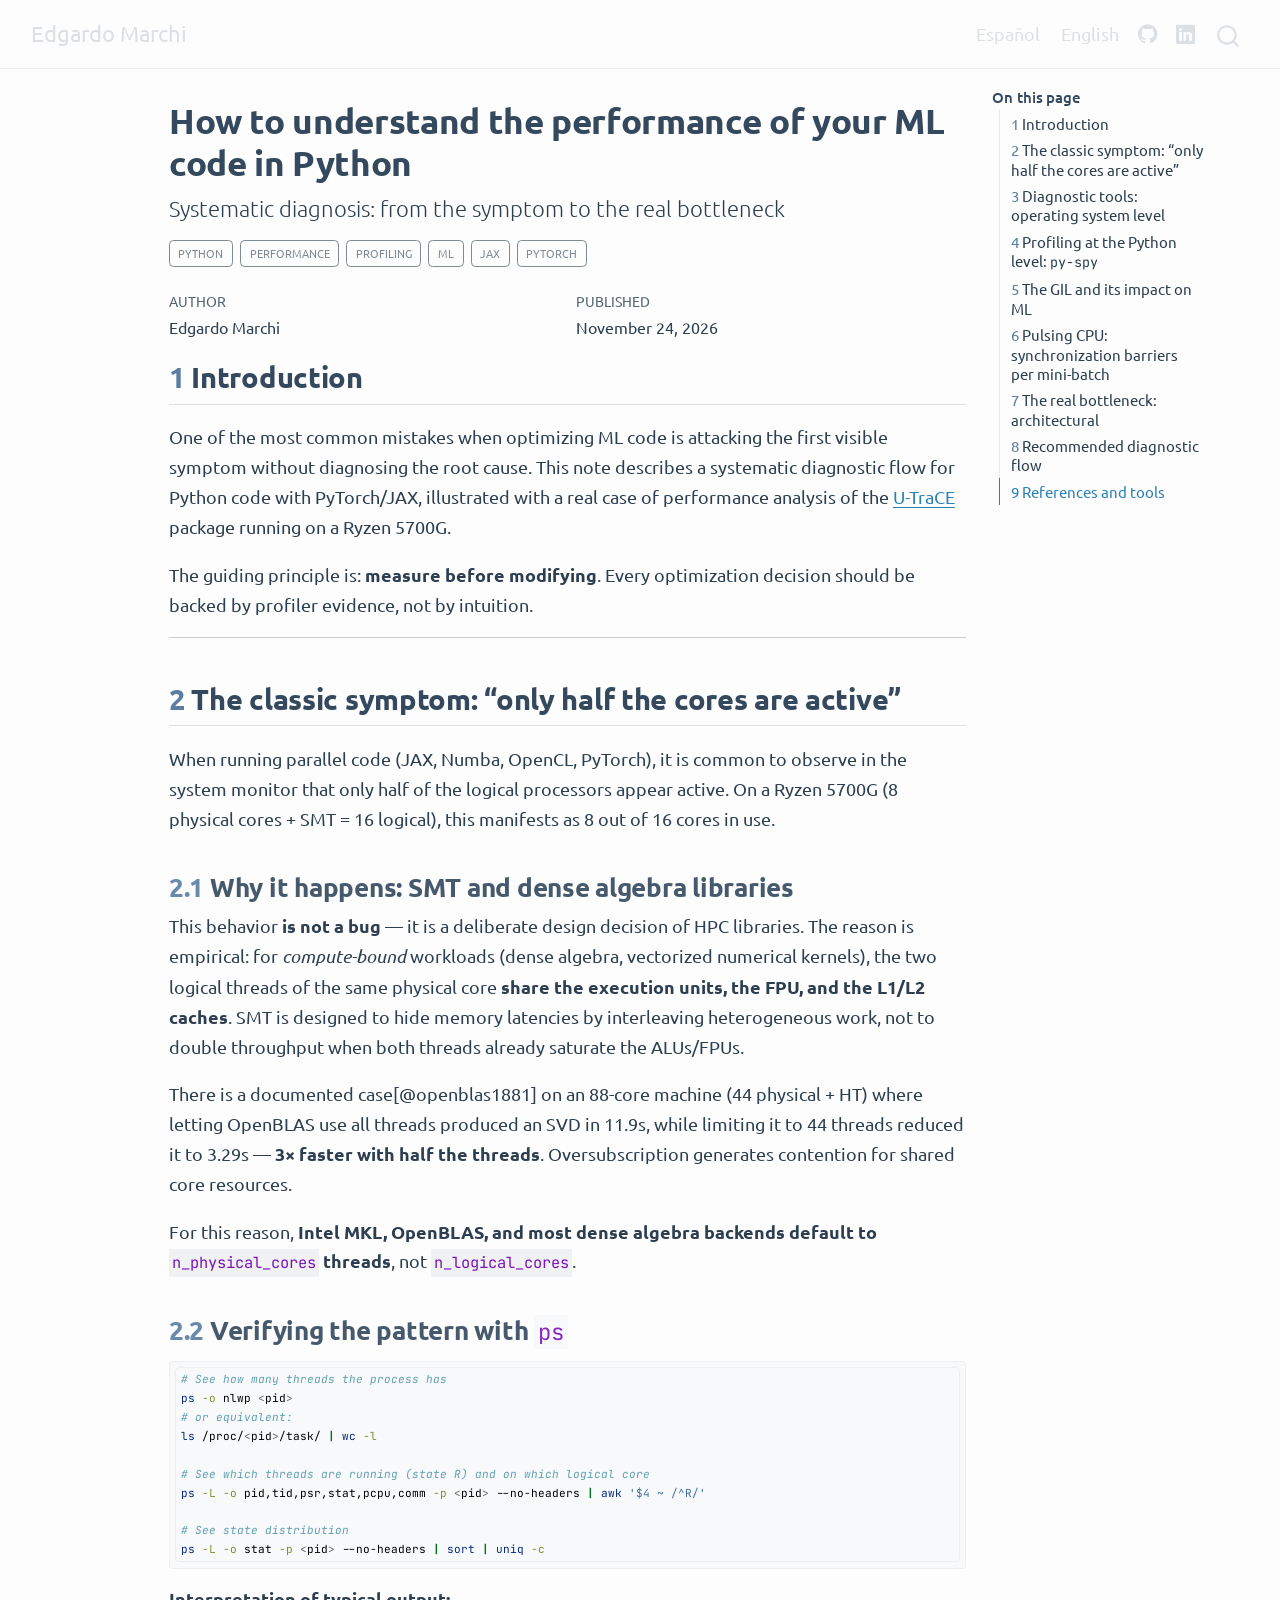
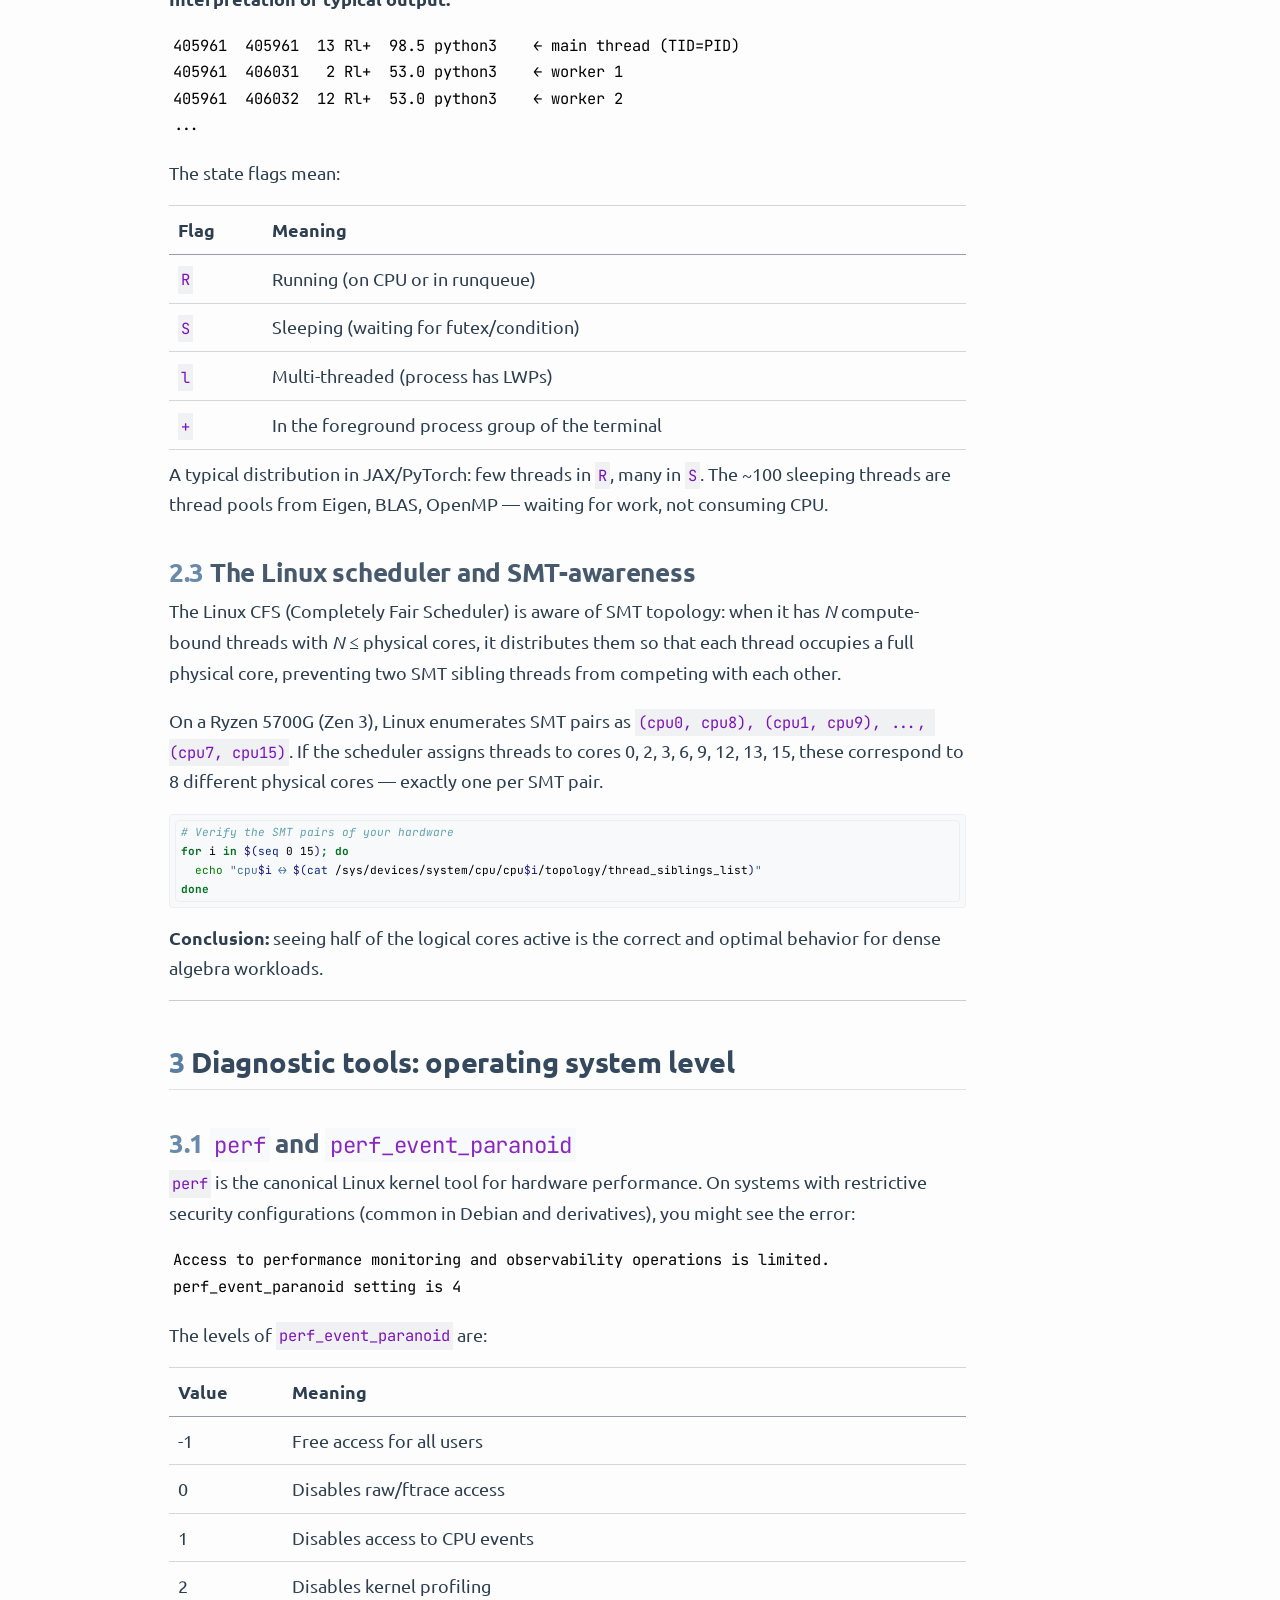
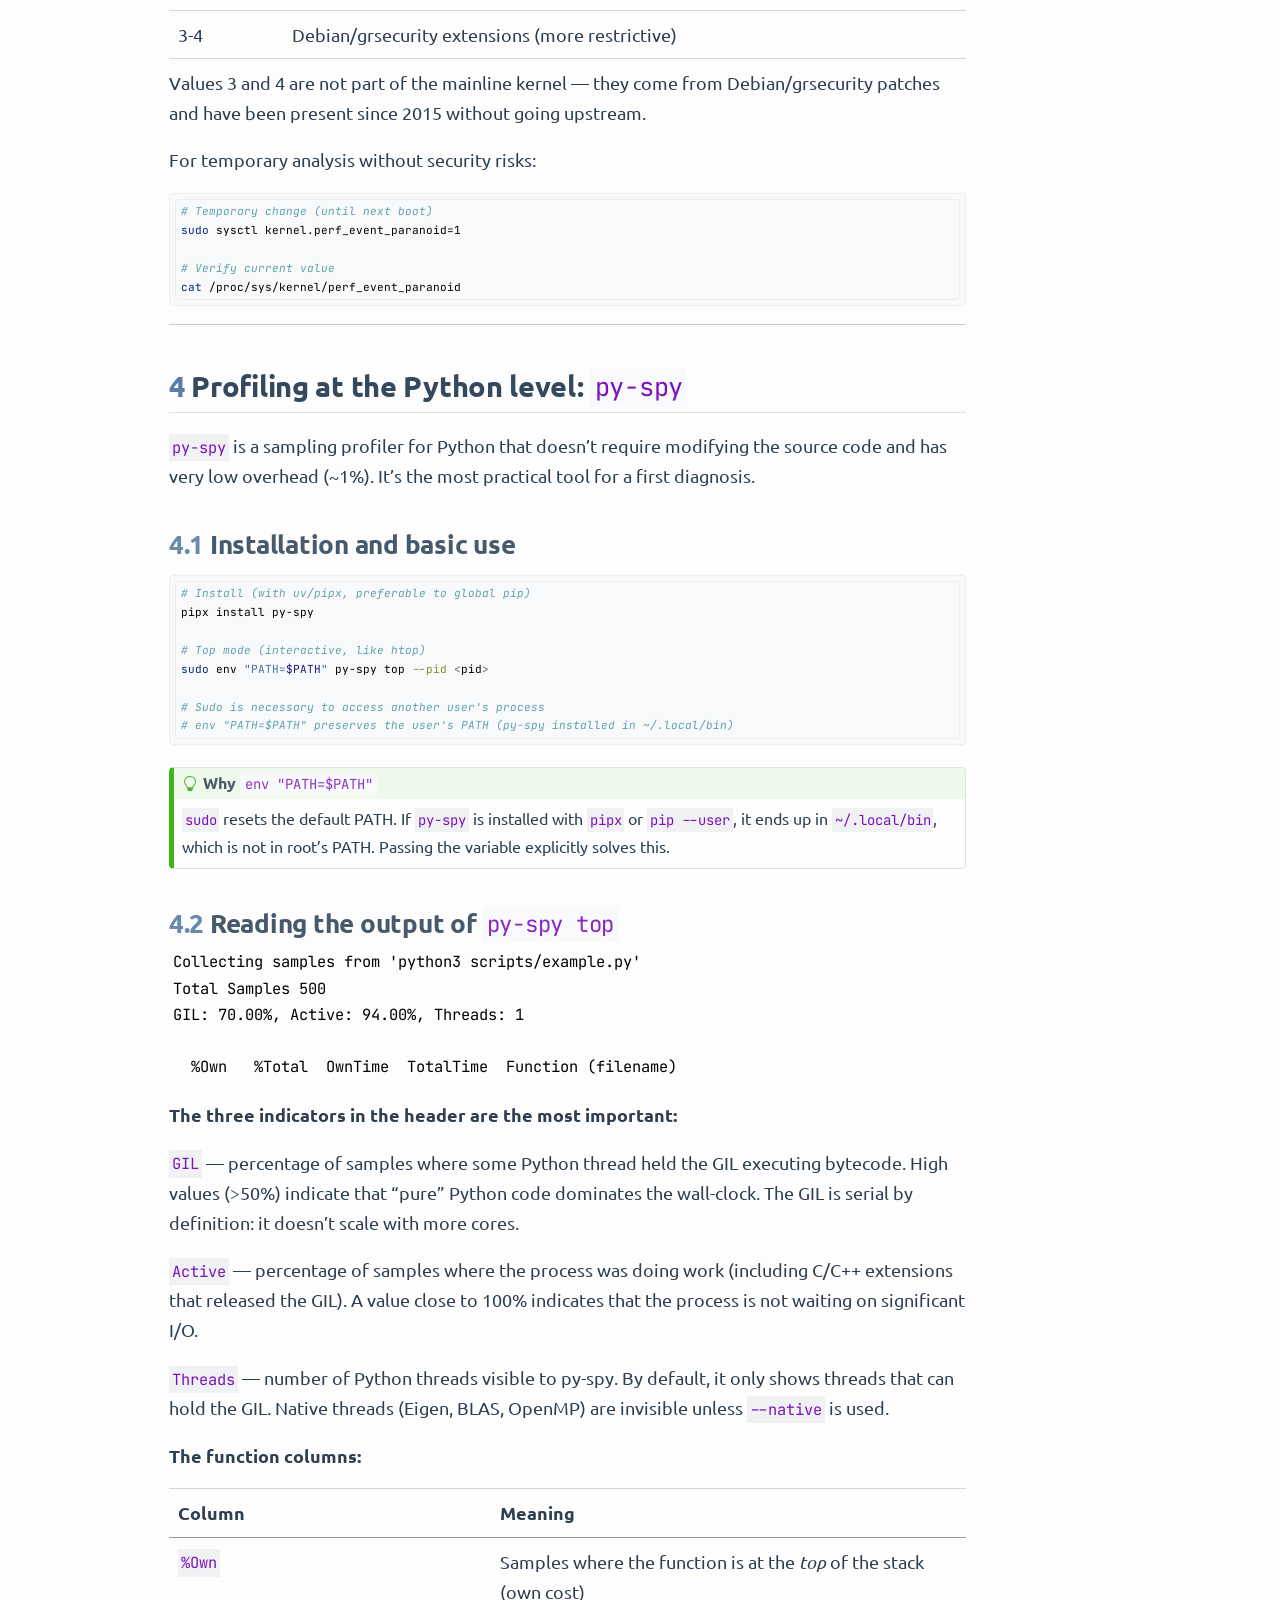
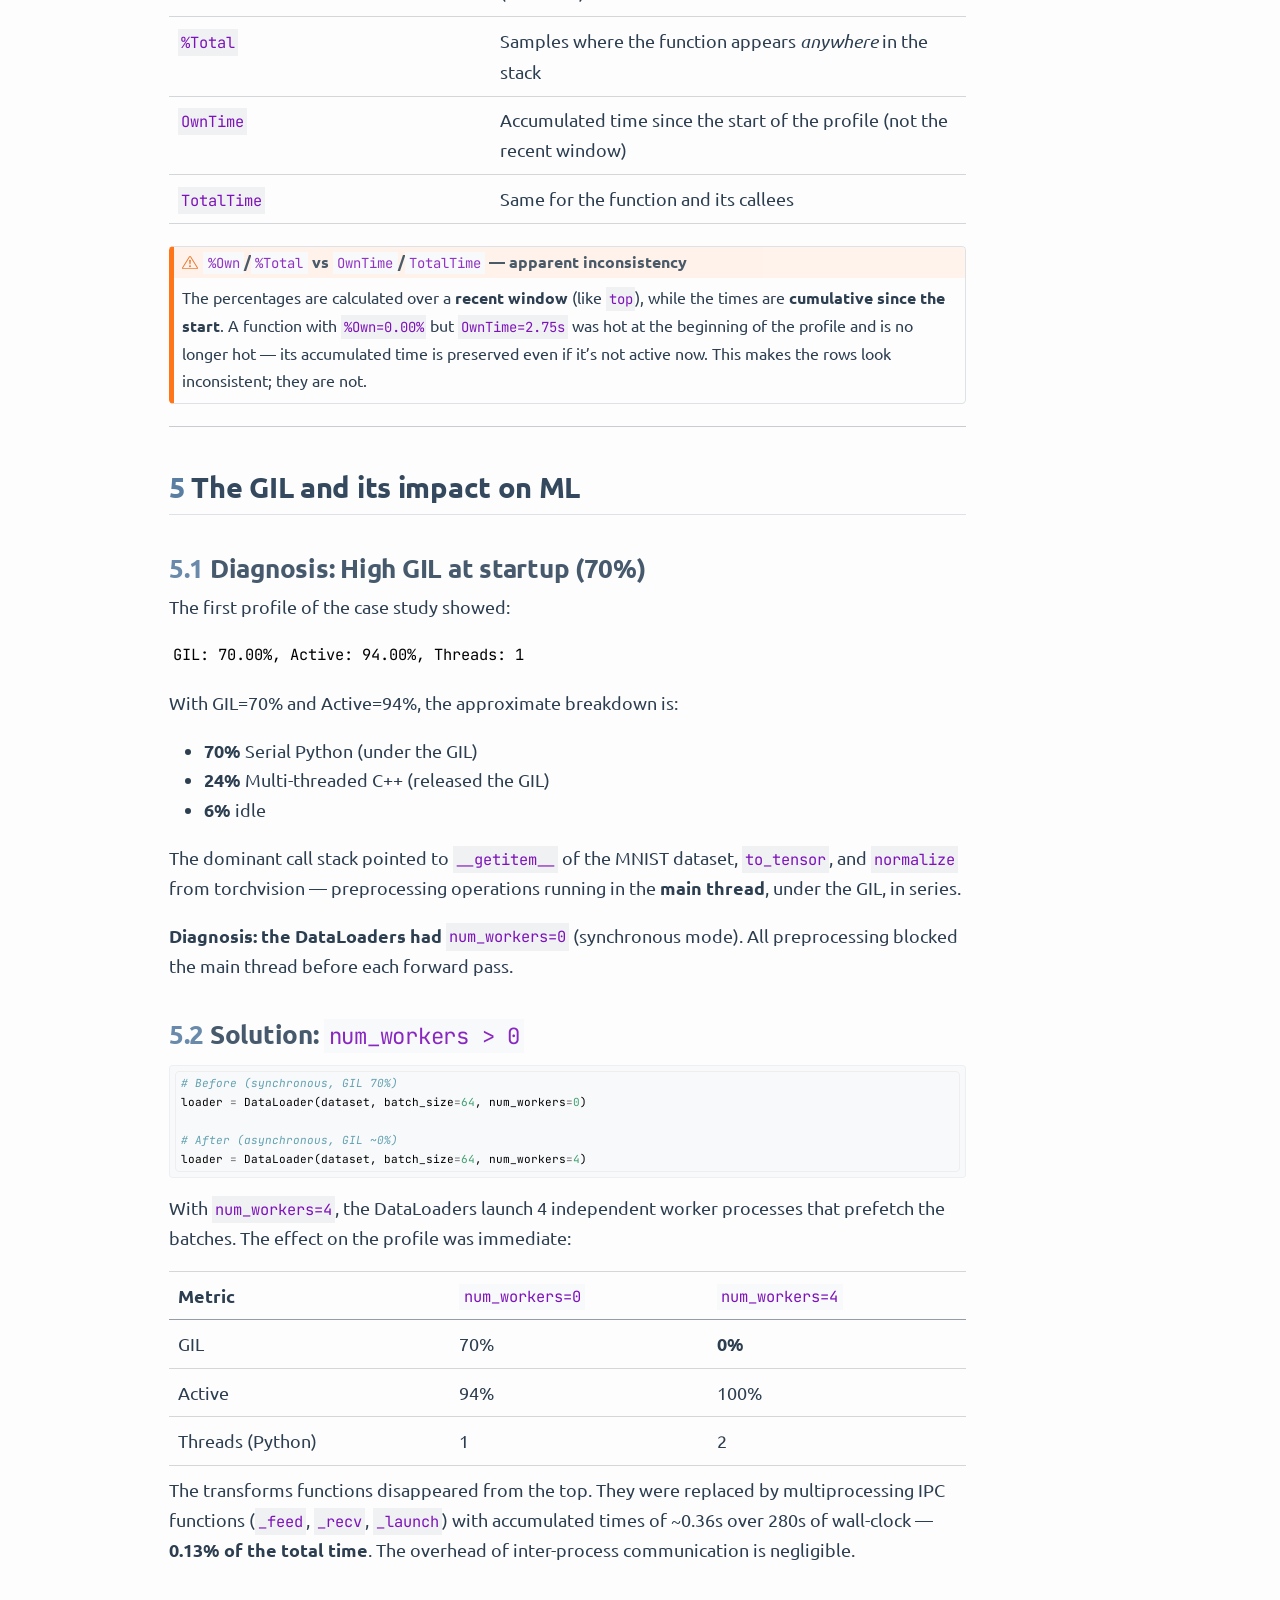
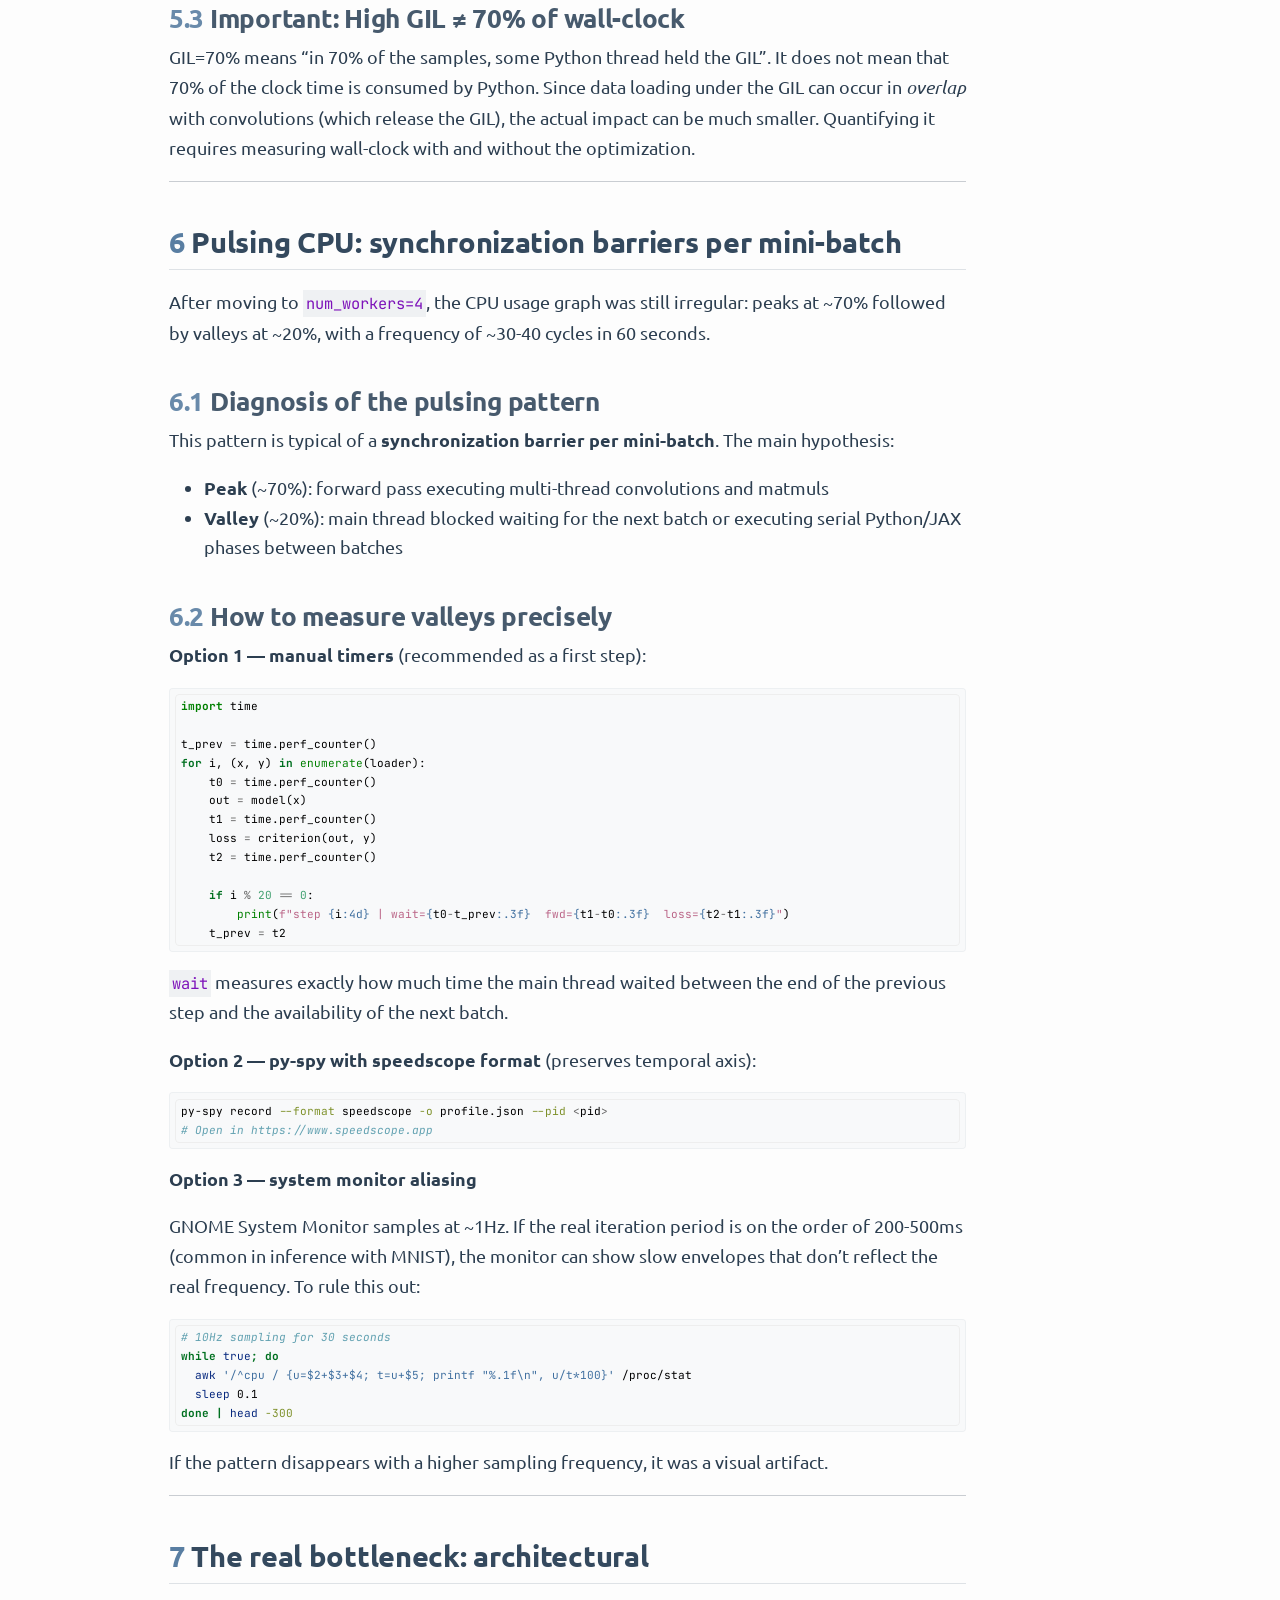
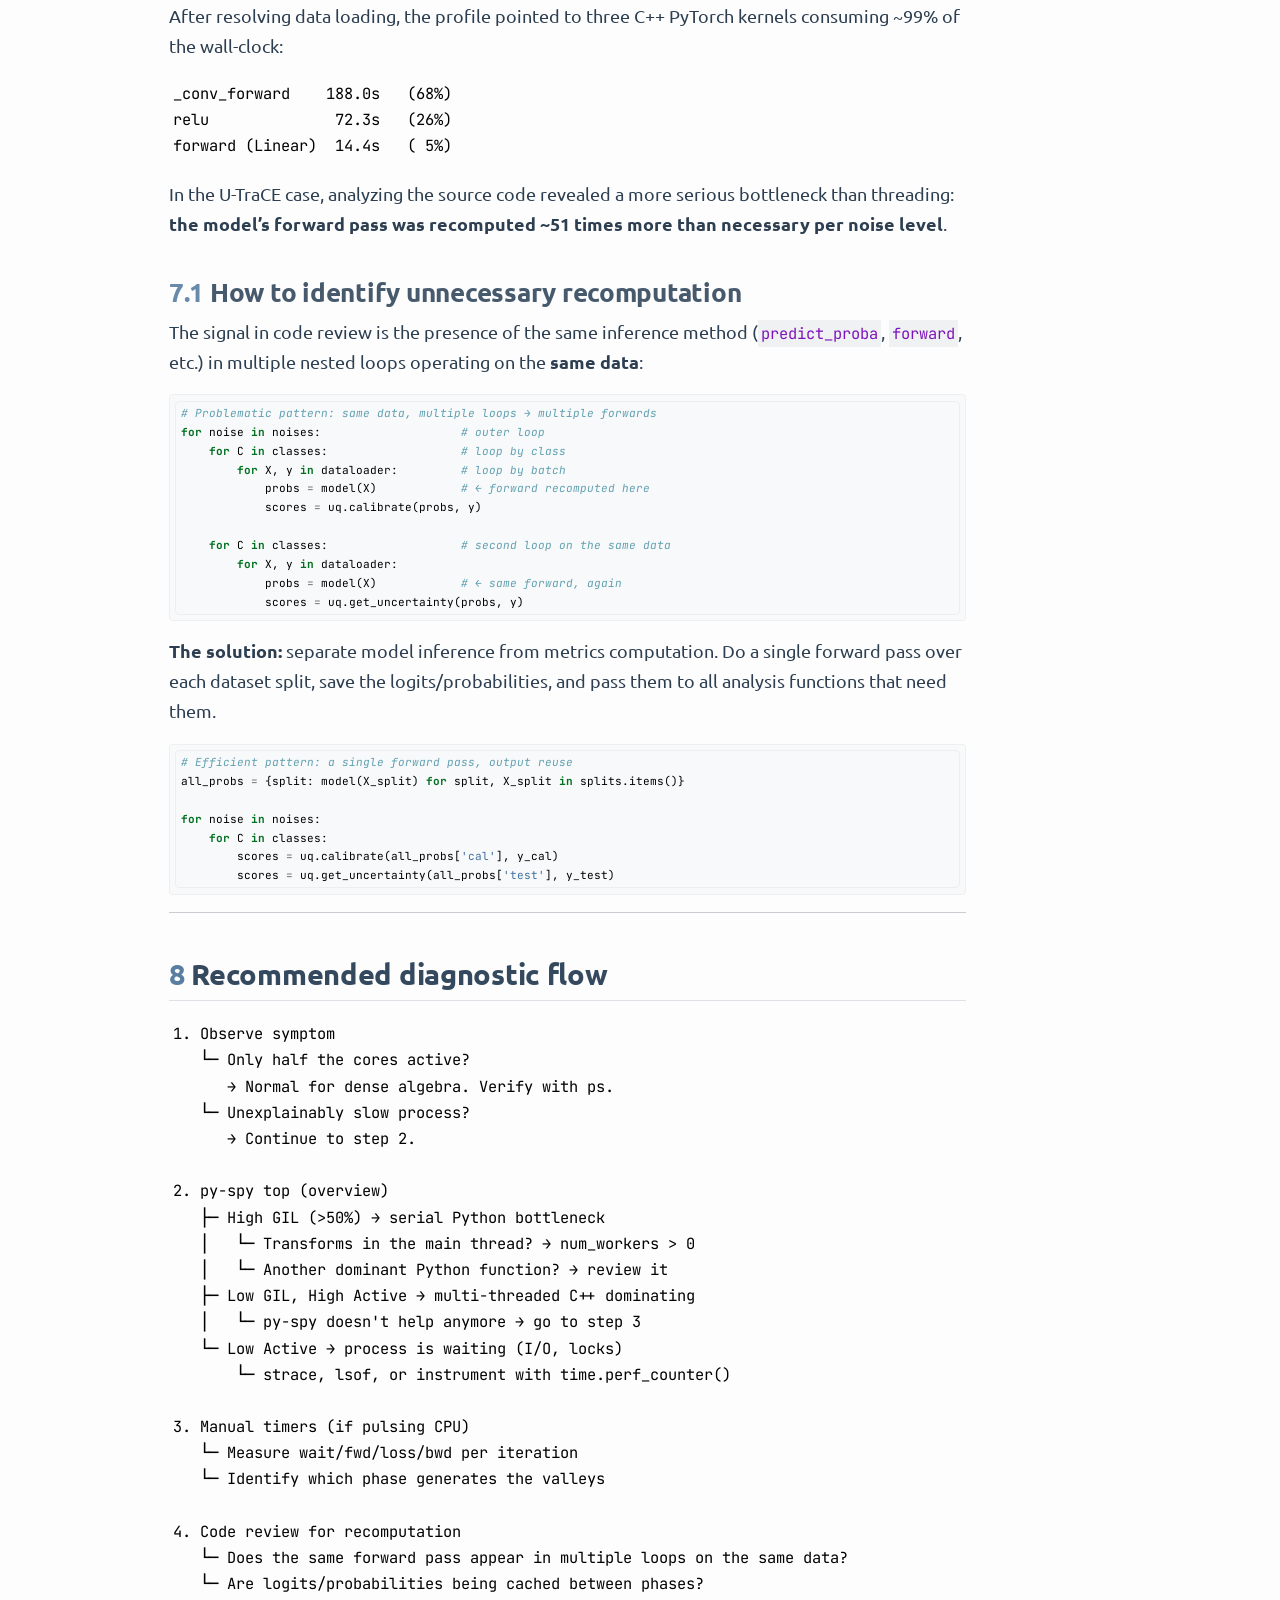
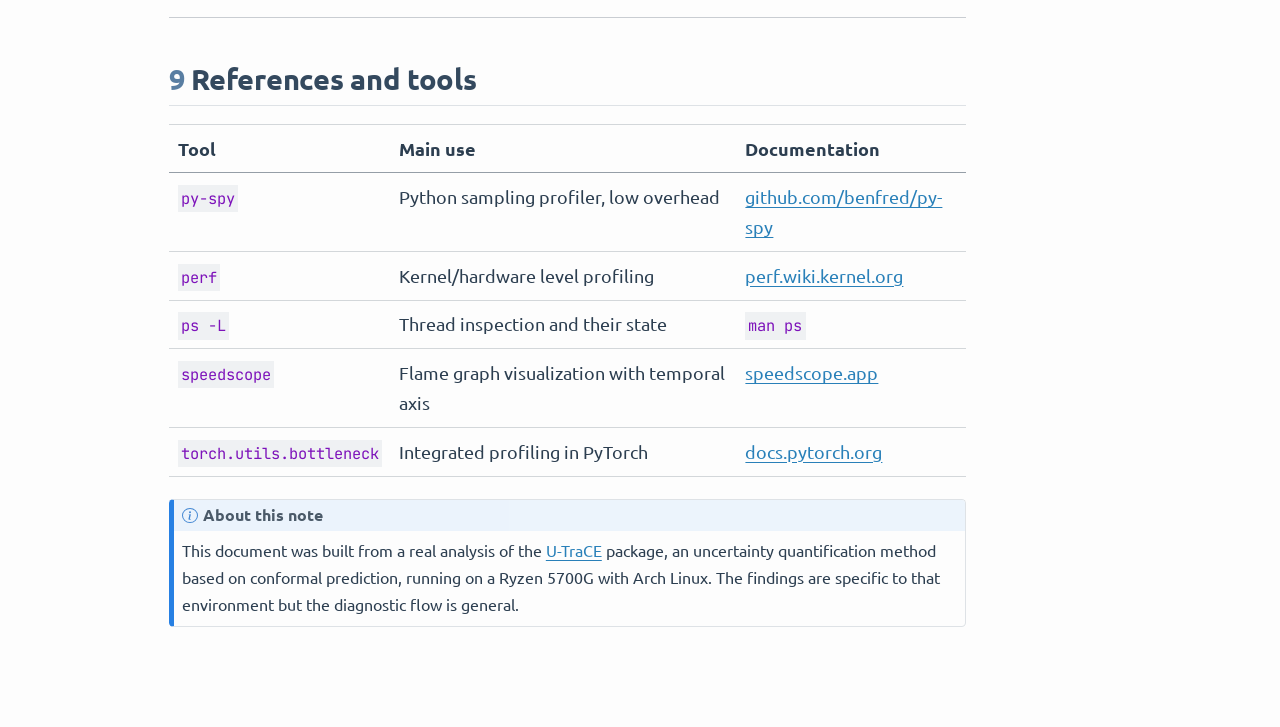
<file: en/ml-python-performance/ml-python-performance.html>
<!DOCTYPE html>
<html xmlns="http://www.w3.org/1999/xhtml" lang="en" xml:lang="en"><head>

<meta charset="utf-8">
<meta name="generator" content="quarto-1.11.9">

<meta name="viewport" content="width=device-width, initial-scale=1.0, user-scalable=yes">

<meta name="author" content="Edgardo Marchi">
<meta name="dcterms.date" content="2026-11-24">

<title>How to understand the performance of your ML code in Python – Edgardo Marchi</title>
<style>
/* Default styles provided by pandoc.
** See https://pandoc.org/MANUAL.html#variables-for-html for config info.
*/
span.smallcaps{font-variant: small-caps;}
div.columns{display: flex; gap: 1.5em;}
div.column{flex: auto;}
@media screen {
div.columns{gap: min(4vw, 1.5em);}
div.column{overflow-x: auto;}
}
div.hanging-indent{margin-left: 1.5em; text-indent: -1.5em;}
ul.task-list{list-style: none;}
ul.task-list li input[type="checkbox"] {
  width: 0.8em;
  margin: 0 0.8em 0.2em -1em; /* quarto-specific, see https://github.com/quarto-dev/quarto-cli/issues/4556 */ 
  vertical-align: middle;
}
/* CSS for syntax highlighting */
html { -webkit-text-size-adjust: 100%; }
pre > code.sourceCode { white-space: pre; position: relative; }
pre > code.sourceCode > span { display: inline-block; line-height: 1.25; }
pre > code.sourceCode > span:empty { height: 1.2em; }
.sourceCode { overflow: visible; }
code.sourceCode > span { color: inherit; text-decoration: inherit; }
div.sourceCode { margin: 1em 0; }
pre.sourceCode { margin: 0; }
@media screen {
div.sourceCode { overflow: auto; }
}
@media print {
pre > code.sourceCode { white-space: pre-wrap; }
pre > code.sourceCode > span { text-indent: -5em; padding-left: 5em; }
}
pre.numberSource code
  { counter-reset: source-line 0; }
pre.numberSource code > span
  { position: relative; left: -4em; counter-increment: source-line; }
pre.numberSource code > span > a:first-child::before
  { content: counter(source-line);
    position: relative; left: -1em; text-align: right; vertical-align: baseline;
    border: none; display: inline-block;
    -webkit-touch-callout: none; -webkit-user-select: none;
    -khtml-user-select: none; -moz-user-select: none;
    -ms-user-select: none; user-select: none;
    padding: 0 4px; width: 4em;
  }
pre.numberSource { margin-left: 3em;  padding-left: 4px; }
div.sourceCode
  {   }
@media screen {
pre > code.sourceCode > span > a:first-child::before { text-decoration: underline; }
}
</style>


<script src="../../site_libs/quarto-nav/quarto-nav.js"></script>
<script src="../../site_libs/quarto-nav/headroom.min.js"></script>
<script src="../../site_libs/clipboard/clipboard.min.js"></script>
<script src="../../site_libs/quarto-search/autocomplete.umd.js"></script>
<script src="../../site_libs/quarto-search/fuse.min.js"></script>
<script src="../../site_libs/quarto-search/quarto-search.js"></script>
<meta name="quarto:offset" content="../../">
<script src="../../site_libs/quarto-html/quarto.js" type="module"></script>
<script src="../../site_libs/quarto-html/tabsets/tabsets.js" type="module"></script>
<script src="../../site_libs/quarto-html/scrollable-regions/scrollable-regions.js" type="module"></script>
<script src="../../site_libs/quarto-html/popper.min.js"></script>
<script src="../../site_libs/quarto-html/tippy.umd.min.js"></script>
<script src="../../site_libs/quarto-html/anchor.min.js"></script>
<link href="../../site_libs/quarto-html/tippy.css" rel="stylesheet">
<link href="../../site_libs/quarto-html/quarto-syntax-highlighting-37dad4035b20e5579c3c8973866ec5cd.css" rel="stylesheet" id="quarto-text-highlighting-styles">
<script src="../../site_libs/bootstrap/bootstrap.min.js"></script>
<link href="../../site_libs/bootstrap/bootstrap-icons.css" rel="stylesheet">
<link href="../../site_libs/bootstrap/bootstrap-9ac0a6cc5a8f866d38a4c8397e8e4111.min.css" rel="stylesheet" append-hash="true" id="quarto-bootstrap" data-mode="light">
<script id="quarto-search-options" type="application/json">{
  "location": "navbar",
  "copy-button": false,
  "collapse-after": 3,
  "panel-placement": "end",
  "type": "overlay",
  "limit": 50,
  "keyboard-shortcut": [
    "f",
    "/",
    "s"
  ],
  "show-item-context": false,
  "language": {
    "search-no-results-text": "No results",
    "search-matching-documents-text": "matching documents",
    "search-copy-link-title": "Copy link to search",
    "search-hide-matches-text": "Hide additional matches",
    "search-more-match-text": "more match in this document",
    "search-more-matches-text": "more matches in this document",
    "search-clear-button-title": "Clear",
    "search-text-placeholder": "",
    "search-detached-cancel-button-title": "Cancel",
    "search-submit-button-title": "Submit",
    "search-label": "Search"
  }
}</script>


<meta property="og:title" content="How to understand the performance of your ML code in Python – Edgardo Marchi">
<meta property="og:description" content="Systematic diagnosis: from the symptom to the real bottleneck">
<meta property="og:site_name" content="Edgardo Marchi">
<meta name="twitter:title" content="How to understand the performance of your ML code in Python – Edgardo Marchi">
<meta name="twitter:description" content="Systematic diagnosis: from the symptom to the real bottleneck">
<meta name="twitter:site" content="@tu_usuario">
<meta name="twitter:card" content="summary_large_image">
</head>

<body class="nav-fixed quarto-light"><a id="quarto-skip-link" class="visually-hidden-focusable" href="#quarto-document-content">Skip to main content</a>

<div id="quarto-search-results"></div>
  <header id="quarto-header" class="headroom fixed-top">
    <nav class="navbar navbar-expand-lg " data-bs-theme="dark" aria-label="Site">
      <div class="navbar-container container-fluid">
      <div class="navbar-brand-container mx-auto">
    <a class="navbar-brand" href="../../index.html">
    <span class="navbar-title">Edgardo Marchi</span>
    </a>
  </div>
          <button class="navbar-toggler" type="button" data-bs-toggle="collapse" data-bs-target="#navbarCollapse" aria-controls="navbarCollapse" aria-expanded="false" aria-label="Toggle navigation" onclick="if (window.quartoToggleHeadroom) { window.quartoToggleHeadroom(); }">
  <span class="navbar-toggler-icon"></span>
</button>
          <div class="collapse navbar-collapse" id="navbarCollapse">
            <ul class="navbar-nav navbar-nav-scroll ms-auto">
  <li class="nav-item">
    <a class="nav-link" href="../../es/index.html"> 
<span class="menu-text">Español</span></a>
  </li>  
  <li class="nav-item">
    <a class="nav-link" href="../../en/index.html"> 
<span class="menu-text">English</span></a>
  </li>  
  <li class="nav-item compact">
    <a class="nav-link" href="https://github.com/edgardomarchi"> <i class="bi bi-github" role="img">
</i> 
<span class="menu-text"></span></a>
  </li>  
  <li class="nav-item compact">
    <a class="nav-link" href="https://www.linkedin.com/in/edgardomarchi/"> <i class="bi bi-linkedin" role="img">
</i> 
<span class="menu-text"></span></a>
  </li>  
</ul>
          </div> <!-- /navcollapse -->
            <div class="quarto-navbar-tools">
</div>
            <div id="quarto-search" class="" title="Search"></div>
      </div> <!-- /container-fluid -->
    </nav>
</header>
<!-- content -->
<div id="quarto-content" class="quarto-container page-columns page-rows-contents page-layout-article page-navbar">
<!-- sidebar -->
<!-- margin-sidebar -->
    <div id="quarto-margin-sidebar" class="sidebar margin-sidebar">
        <nav id="TOC" role="doc-toc" aria-labelledby="toc-title" class="toc-active">
    <h2 id="toc-title">On this page</h2>
   
  <ul>
  <li><a href="#introduction" id="toc-introduction" class="nav-link active" data-scroll-target="#introduction"><span class="header-section-number">1</span> Introduction</a></li>
  <li><a href="#the-classic-symptom-only-half-the-cores-are-active" id="toc-the-classic-symptom-only-half-the-cores-are-active" class="nav-link" data-scroll-target="#the-classic-symptom-only-half-the-cores-are-active"><span class="header-section-number">2</span> The classic symptom: “only half the cores are active”</a>
  <ul class="collapse">
  <li><a href="#why-it-happens-smt-and-dense-algebra-libraries" id="toc-why-it-happens-smt-and-dense-algebra-libraries" class="nav-link" data-scroll-target="#why-it-happens-smt-and-dense-algebra-libraries"><span class="header-section-number">2.1</span> Why it happens: SMT and dense algebra libraries</a></li>
  <li><a href="#verifying-the-pattern-with-ps" id="toc-verifying-the-pattern-with-ps" class="nav-link" data-scroll-target="#verifying-the-pattern-with-ps"><span class="header-section-number">2.2</span> Verifying the pattern with <code>ps</code></a></li>
  <li><a href="#the-linux-scheduler-and-smt-awareness" id="toc-the-linux-scheduler-and-smt-awareness" class="nav-link" data-scroll-target="#the-linux-scheduler-and-smt-awareness"><span class="header-section-number">2.3</span> The Linux scheduler and SMT-awareness</a></li>
  </ul></li>
  <li><a href="#diagnostic-tools-operating-system-level" id="toc-diagnostic-tools-operating-system-level" class="nav-link" data-scroll-target="#diagnostic-tools-operating-system-level"><span class="header-section-number">3</span> Diagnostic tools: operating system level</a>
  <ul class="collapse">
  <li><a href="#perf-and-perf_event_paranoid" id="toc-perf-and-perf_event_paranoid" class="nav-link" data-scroll-target="#perf-and-perf_event_paranoid"><span class="header-section-number">3.1</span> <code>perf</code> and <code>perf_event_paranoid</code></a></li>
  </ul></li>
  <li><a href="#profiling-at-the-python-level-py-spy" id="toc-profiling-at-the-python-level-py-spy" class="nav-link" data-scroll-target="#profiling-at-the-python-level-py-spy"><span class="header-section-number">4</span> Profiling at the Python level: <code>py-spy</code></a>
  <ul class="collapse">
  <li><a href="#installation-and-basic-use" id="toc-installation-and-basic-use" class="nav-link" data-scroll-target="#installation-and-basic-use"><span class="header-section-number">4.1</span> Installation and basic use</a></li>
  <li><a href="#reading-the-output-of-py-spy-top" id="toc-reading-the-output-of-py-spy-top" class="nav-link" data-scroll-target="#reading-the-output-of-py-spy-top"><span class="header-section-number">4.2</span> Reading the output of <code>py-spy top</code></a></li>
  </ul></li>
  <li><a href="#the-gil-and-its-impact-on-ml" id="toc-the-gil-and-its-impact-on-ml" class="nav-link" data-scroll-target="#the-gil-and-its-impact-on-ml"><span class="header-section-number">5</span> The GIL and its impact on ML</a>
  <ul class="collapse">
  <li><a href="#diagnosis-high-gil-at-startup-70" id="toc-diagnosis-high-gil-at-startup-70" class="nav-link" data-scroll-target="#diagnosis-high-gil-at-startup-70"><span class="header-section-number">5.1</span> Diagnosis: High GIL at startup (70%)</a></li>
  <li><a href="#solution-num_workers-0" id="toc-solution-num_workers-0" class="nav-link" data-scroll-target="#solution-num_workers-0"><span class="header-section-number">5.2</span> Solution: <code>num_workers &gt; 0</code></a></li>
  <li><a href="#important-high-gil-70-of-wall-clock" id="toc-important-high-gil-70-of-wall-clock" class="nav-link" data-scroll-target="#important-high-gil-70-of-wall-clock"><span class="header-section-number">5.3</span> Important: High GIL ≠ 70% of wall-clock</a></li>
  </ul></li>
  <li><a href="#pulsing-cpu-synchronization-barriers-per-mini-batch" id="toc-pulsing-cpu-synchronization-barriers-per-mini-batch" class="nav-link" data-scroll-target="#pulsing-cpu-synchronization-barriers-per-mini-batch"><span class="header-section-number">6</span> Pulsing CPU: synchronization barriers per mini-batch</a>
  <ul class="collapse">
  <li><a href="#diagnosis-of-the-pulsing-pattern" id="toc-diagnosis-of-the-pulsing-pattern" class="nav-link" data-scroll-target="#diagnosis-of-the-pulsing-pattern"><span class="header-section-number">6.1</span> Diagnosis of the pulsing pattern</a></li>
  <li><a href="#how-to-measure-valleys-precisely" id="toc-how-to-measure-valleys-precisely" class="nav-link" data-scroll-target="#how-to-measure-valleys-precisely"><span class="header-section-number">6.2</span> How to measure valleys precisely</a></li>
  </ul></li>
  <li><a href="#the-real-bottleneck-architectural" id="toc-the-real-bottleneck-architectural" class="nav-link" data-scroll-target="#the-real-bottleneck-architectural"><span class="header-section-number">7</span> The real bottleneck: architectural</a>
  <ul class="collapse">
  <li><a href="#how-to-identify-unnecessary-recomputation" id="toc-how-to-identify-unnecessary-recomputation" class="nav-link" data-scroll-target="#how-to-identify-unnecessary-recomputation"><span class="header-section-number">7.1</span> How to identify unnecessary recomputation</a></li>
  </ul></li>
  <li><a href="#recommended-diagnostic-flow" id="toc-recommended-diagnostic-flow" class="nav-link" data-scroll-target="#recommended-diagnostic-flow"><span class="header-section-number">8</span> Recommended diagnostic flow</a></li>
  <li><a href="#references-and-tools" id="toc-references-and-tools" class="nav-link" data-scroll-target="#references-and-tools"><span class="header-section-number">9</span> References and tools</a></li>
  </ul>
</nav>
    </div>
<!-- main -->
<main class="content" id="quarto-document-content" tabindex="-1">

<header id="title-block-header" class="quarto-title-block default">
<div class="quarto-title">
<h1 class="title">How to understand the performance of your ML code in Python</h1>
<p class="subtitle lead">Systematic diagnosis: from the symptom to the real bottleneck</p>
  <div class="quarto-categories">
    <div class="quarto-category">python</div>
    <div class="quarto-category">performance</div>
    <div class="quarto-category">profiling</div>
    <div class="quarto-category">ML</div>
    <div class="quarto-category">JAX</div>
    <div class="quarto-category">PyTorch</div>
  </div>
  </div>



<div class="quarto-title-meta">

    <div>
    <div class="quarto-title-meta-heading">Author</div>
    <div class="quarto-title-meta-contents">
             <p>Edgardo Marchi </p>
          </div>
  </div>
    
    <div>
    <div class="quarto-title-meta-heading">Published</div>
    <div class="quarto-title-meta-contents">
      <p class="date">November 24, 2026</p>
    </div>
  </div>
  
    
  </div>
  


</header>


<section id="introduction" class="level2" data-number="1">
<h2 data-number="1" class="anchored" data-anchor-id="introduction"><span class="header-section-number">1</span> Introduction</h2>
<p>One of the most common mistakes when optimizing ML code is attacking the first visible symptom without diagnosing the root cause. This note describes a systematic diagnostic flow for Python code with PyTorch/JAX, illustrated with a real case of performance analysis of the <a href="https://github.com/edgardomarchi/utrace">U-TraCE</a> package running on a Ryzen 5700G.</p>
<p>The guiding principle is: <strong>measure before modifying</strong>. Every optimization decision should be backed by profiler evidence, not by intuition.</p>
<hr>
</section>
<section id="the-classic-symptom-only-half-the-cores-are-active" class="level2" data-number="2">
<h2 data-number="2" class="anchored" data-anchor-id="the-classic-symptom-only-half-the-cores-are-active"><span class="header-section-number">2</span> The classic symptom: “only half the cores are active”</h2>
<p>When running parallel code (JAX, Numba, OpenCL, PyTorch), it is common to observe in the system monitor that only half of the logical processors appear active. On a Ryzen 5700G (8 physical cores + SMT = 16 logical), this manifests as 8 out of 16 cores in use.</p>
<section id="why-it-happens-smt-and-dense-algebra-libraries" class="level3" data-number="2.1">
<h3 data-number="2.1" class="anchored" data-anchor-id="why-it-happens-smt-and-dense-algebra-libraries"><span class="header-section-number">2.1</span> Why it happens: SMT and dense algebra libraries</h3>
<p>This behavior <strong>is not a bug</strong> — it is a deliberate design decision of HPC libraries. The reason is empirical: for <em>compute-bound</em> workloads (dense algebra, vectorized numerical kernels), the two logical threads of the same physical core <strong>share the execution units, the FPU, and the L1/L2 caches</strong>. SMT is designed to hide memory latencies by interleaving heterogeneous work, not to double throughput when both threads already saturate the ALUs/FPUs.</p>
<p>There is a documented case<span class="citation" data-cites="openblas1881">[@openblas1881]</span> on an 88-core machine (44 physical + HT) where letting OpenBLAS use all threads produced an SVD in 11.9s, while limiting it to 44 threads reduced it to 3.29s — <strong>3× faster with half the threads</strong>. Oversubscription generates contention for shared core resources.</p>
<p>For this reason, <strong>Intel MKL, OpenBLAS, and most dense algebra backends default to <code>n_physical_cores</code> threads</strong>, not <code>n_logical_cores</code>.</p>
</section>
<section id="verifying-the-pattern-with-ps" class="level3" data-number="2.2">
<h3 data-number="2.2" class="anchored" data-anchor-id="verifying-the-pattern-with-ps"><span class="header-section-number">2.2</span> Verifying the pattern with <code>ps</code></h3>
<div class="code-copy-outer-scaffold"><div class="sourceCode" id="cb1"><pre class="sourceCode bash code-with-copy"><code class="sourceCode bash"><span id="cb1-1"><a href="#cb1-1" aria-hidden="true" tabindex="-1"></a><span class="co"># See how many threads the process has</span></span>
<span id="cb1-2"><a href="#cb1-2" aria-hidden="true" tabindex="-1"></a><span class="fu">ps</span> <span class="at">-o</span> nlwp <span class="op">&lt;</span>pid<span class="op">&gt;</span></span>
<span id="cb1-3"><a href="#cb1-3" aria-hidden="true" tabindex="-1"></a><span class="co"># or equivalent:</span></span>
<span id="cb1-4"><a href="#cb1-4" aria-hidden="true" tabindex="-1"></a><span class="fu">ls</span> /proc/<span class="op">&lt;</span>pid<span class="op">&gt;</span>/task/ <span class="kw">|</span> <span class="fu">wc</span> <span class="at">-l</span></span>
<span id="cb1-5"><a href="#cb1-5" aria-hidden="true" tabindex="-1"></a></span>
<span id="cb1-6"><a href="#cb1-6" aria-hidden="true" tabindex="-1"></a><span class="co"># See which threads are running (state R) and on which logical core</span></span>
<span id="cb1-7"><a href="#cb1-7" aria-hidden="true" tabindex="-1"></a><span class="fu">ps</span> <span class="at">-L</span> <span class="at">-o</span> pid,tid,psr,stat,pcpu,comm <span class="at">-p</span> <span class="op">&lt;</span>pid<span class="op">&gt;</span> --no-headers <span class="kw">|</span> <span class="fu">awk</span> <span class="st">'$4 ~ /^R/'</span></span>
<span id="cb1-8"><a href="#cb1-8" aria-hidden="true" tabindex="-1"></a></span>
<span id="cb1-9"><a href="#cb1-9" aria-hidden="true" tabindex="-1"></a><span class="co"># See state distribution</span></span>
<span id="cb1-10"><a href="#cb1-10" aria-hidden="true" tabindex="-1"></a><span class="fu">ps</span> <span class="at">-L</span> <span class="at">-o</span> stat <span class="at">-p</span> <span class="op">&lt;</span>pid<span class="op">&gt;</span> --no-headers <span class="kw">|</span> <span class="fu">sort</span> <span class="kw">|</span> <span class="fu">uniq</span> <span class="at">-c</span></span></code></pre></div><button title="Copy to Clipboard" class="code-copy-button"><i class="bi"></i></button></div>
<p><strong>Interpretation of typical output:</strong></p>
<pre><code>405961  405961  13 Rl+  98.5 python3    ← main thread (TID=PID)
405961  406031   2 Rl+  53.0 python3    ← worker 1
405961  406032  12 Rl+  53.0 python3    ← worker 2
...</code></pre>
<p>The state flags mean:</p>
<table class="caption-top table">
<thead>
<tr class="header">
<th>Flag</th>
<th>Meaning</th>
</tr>
</thead>
<tbody>
<tr class="odd">
<td><code>R</code></td>
<td>Running (on CPU or in runqueue)</td>
</tr>
<tr class="even">
<td><code>S</code></td>
<td>Sleeping (waiting for futex/condition)</td>
</tr>
<tr class="odd">
<td><code>l</code></td>
<td>Multi-threaded (process has LWPs)</td>
</tr>
<tr class="even">
<td><code>+</code></td>
<td>In the foreground process group of the terminal</td>
</tr>
</tbody>
</table>
<p>A typical distribution in JAX/PyTorch: few threads in <code>R</code>, many in <code>S</code>. The ~100 sleeping threads are thread pools from Eigen, BLAS, OpenMP — waiting for work, not consuming CPU.</p>
</section>
<section id="the-linux-scheduler-and-smt-awareness" class="level3" data-number="2.3">
<h3 data-number="2.3" class="anchored" data-anchor-id="the-linux-scheduler-and-smt-awareness"><span class="header-section-number">2.3</span> The Linux scheduler and SMT-awareness</h3>
<p>The Linux CFS (Completely Fair Scheduler) is aware of SMT topology: when it has <em>N</em> compute-bound threads with <em>N</em> ≤ physical cores, it distributes them so that each thread occupies a full physical core, preventing two SMT sibling threads from competing with each other.</p>
<p>On a Ryzen 5700G (Zen 3), Linux enumerates SMT pairs as <code>(cpu0, cpu8), (cpu1, cpu9), ..., (cpu7, cpu15)</code>. If the scheduler assigns threads to cores 0, 2, 3, 6, 9, 12, 13, 15, these correspond to 8 different physical cores — exactly one per SMT pair.</p>
<div class="code-copy-outer-scaffold"><div class="sourceCode" id="cb3"><pre class="sourceCode bash code-with-copy"><code class="sourceCode bash"><span id="cb3-1"><a href="#cb3-1" aria-hidden="true" tabindex="-1"></a><span class="co"># Verify the SMT pairs of your hardware</span></span>
<span id="cb3-2"><a href="#cb3-2" aria-hidden="true" tabindex="-1"></a><span class="cf">for</span> i <span class="kw">in</span> <span class="va">$(</span><span class="fu">seq</span> 0 15<span class="va">)</span><span class="kw">;</span> <span class="cf">do</span></span>
<span id="cb3-3"><a href="#cb3-3" aria-hidden="true" tabindex="-1"></a>  <span class="bu">echo</span> <span class="st">"cpu</span><span class="va">$i</span><span class="st"> ↔ </span><span class="va">$(</span><span class="fu">cat</span> /sys/devices/system/cpu/cpu<span class="va">$i</span>/topology/thread_siblings_list<span class="va">)</span><span class="st">"</span></span>
<span id="cb3-4"><a href="#cb3-4" aria-hidden="true" tabindex="-1"></a><span class="cf">done</span></span></code></pre></div><button title="Copy to Clipboard" class="code-copy-button"><i class="bi"></i></button></div>
<p><strong>Conclusion:</strong> seeing half of the logical cores active is the correct and optimal behavior for dense algebra workloads.</p>
<hr>
</section>
</section>
<section id="diagnostic-tools-operating-system-level" class="level2" data-number="3">
<h2 data-number="3" class="anchored" data-anchor-id="diagnostic-tools-operating-system-level"><span class="header-section-number">3</span> Diagnostic tools: operating system level</h2>
<section id="perf-and-perf_event_paranoid" class="level3" data-number="3.1">
<h3 data-number="3.1" class="anchored" data-anchor-id="perf-and-perf_event_paranoid"><span class="header-section-number">3.1</span> <code>perf</code> and <code>perf_event_paranoid</code></h3>
<p><code>perf</code> is the canonical Linux kernel tool for hardware performance. On systems with restrictive security configurations (common in Debian and derivatives), you might see the error:</p>
<pre><code>Access to performance monitoring and observability operations is limited.
perf_event_paranoid setting is 4</code></pre>
<p>The levels of <code>perf_event_paranoid</code> are:</p>
<table class="caption-top table">
<thead>
<tr class="header">
<th>Value</th>
<th>Meaning</th>
</tr>
</thead>
<tbody>
<tr class="odd">
<td>-1</td>
<td>Free access for all users</td>
</tr>
<tr class="even">
<td>0</td>
<td>Disables raw/ftrace access</td>
</tr>
<tr class="odd">
<td>1</td>
<td>Disables access to CPU events</td>
</tr>
<tr class="even">
<td>2</td>
<td>Disables kernel profiling</td>
</tr>
<tr class="odd">
<td>3-4</td>
<td>Debian/grsecurity extensions (more restrictive)</td>
</tr>
</tbody>
</table>
<p>Values 3 and 4 are not part of the mainline kernel — they come from Debian/grsecurity patches and have been present since 2015 without going upstream.</p>
<p>For temporary analysis without security risks:</p>
<div class="code-copy-outer-scaffold"><div class="sourceCode" id="cb5"><pre class="sourceCode bash code-with-copy"><code class="sourceCode bash"><span id="cb5-1"><a href="#cb5-1" aria-hidden="true" tabindex="-1"></a><span class="co"># Temporary change (until next boot)</span></span>
<span id="cb5-2"><a href="#cb5-2" aria-hidden="true" tabindex="-1"></a><span class="fu">sudo</span> sysctl kernel.perf_event_paranoid=1</span>
<span id="cb5-3"><a href="#cb5-3" aria-hidden="true" tabindex="-1"></a></span>
<span id="cb5-4"><a href="#cb5-4" aria-hidden="true" tabindex="-1"></a><span class="co"># Verify current value</span></span>
<span id="cb5-5"><a href="#cb5-5" aria-hidden="true" tabindex="-1"></a><span class="fu">cat</span> /proc/sys/kernel/perf_event_paranoid</span></code></pre></div><button title="Copy to Clipboard" class="code-copy-button"><i class="bi"></i></button></div>
<hr>
</section>
</section>
<section id="profiling-at-the-python-level-py-spy" class="level2" data-number="4">
<h2 data-number="4" class="anchored" data-anchor-id="profiling-at-the-python-level-py-spy"><span class="header-section-number">4</span> Profiling at the Python level: <code>py-spy</code></h2>
<p><code>py-spy</code> is a sampling profiler for Python that doesn’t require modifying the source code and has very low overhead (~1%). It’s the most practical tool for a first diagnosis.</p>
<section id="installation-and-basic-use" class="level3" data-number="4.1">
<h3 data-number="4.1" class="anchored" data-anchor-id="installation-and-basic-use"><span class="header-section-number">4.1</span> Installation and basic use</h3>
<div class="code-copy-outer-scaffold"><div class="sourceCode" id="cb6"><pre class="sourceCode bash code-with-copy"><code class="sourceCode bash"><span id="cb6-1"><a href="#cb6-1" aria-hidden="true" tabindex="-1"></a><span class="co"># Install (with uv/pipx, preferable to global pip)</span></span>
<span id="cb6-2"><a href="#cb6-2" aria-hidden="true" tabindex="-1"></a><span class="ex">pipx</span> install py-spy</span>
<span id="cb6-3"><a href="#cb6-3" aria-hidden="true" tabindex="-1"></a></span>
<span id="cb6-4"><a href="#cb6-4" aria-hidden="true" tabindex="-1"></a><span class="co"># Top mode (interactive, like htop)</span></span>
<span id="cb6-5"><a href="#cb6-5" aria-hidden="true" tabindex="-1"></a><span class="fu">sudo</span> env <span class="st">"PATH=</span><span class="va">$PATH</span><span class="st">"</span> py-spy top <span class="at">--pid</span> <span class="op">&lt;</span>pid<span class="op">&gt;</span></span>
<span id="cb6-6"><a href="#cb6-6" aria-hidden="true" tabindex="-1"></a></span>
<span id="cb6-7"><a href="#cb6-7" aria-hidden="true" tabindex="-1"></a><span class="co"># Sudo is necessary to access another user's process</span></span>
<span id="cb6-8"><a href="#cb6-8" aria-hidden="true" tabindex="-1"></a><span class="co"># env "PATH=$PATH" preserves the user's PATH (py-spy installed in ~/.local/bin)</span></span></code></pre></div><button title="Copy to Clipboard" class="code-copy-button"><i class="bi"></i></button></div>
<div class="callout callout-style-default callout-tip callout-titled">
<div class="callout-header d-flex align-content-center">
<div class="callout-icon-container">
<i class="callout-icon"></i>
</div>
<div class="callout-title-container flex-fill">
<span class="screen-reader-only">Tip</span>Why <code>env "PATH=$PATH"</code>
</div>
</div>
<div class="callout-body-container callout-body">
<p><code>sudo</code> resets the default PATH. If <code>py-spy</code> is installed with <code>pipx</code> or <code>pip --user</code>, it ends up in <code>~/.local/bin</code>, which is not in root’s PATH. Passing the variable explicitly solves this.</p>
</div>
</div>
</section>
<section id="reading-the-output-of-py-spy-top" class="level3" data-number="4.2">
<h3 data-number="4.2" class="anchored" data-anchor-id="reading-the-output-of-py-spy-top"><span class="header-section-number">4.2</span> Reading the output of <code>py-spy top</code></h3>
<pre><code>Collecting samples from 'python3 scripts/example.py'
Total Samples 500
GIL: 70.00%, Active: 94.00%, Threads: 1

  %Own   %Total  OwnTime  TotalTime  Function (filename)</code></pre>
<p><strong>The three indicators in the header are the most important:</strong></p>
<p><strong><code>GIL</code></strong> — percentage of samples where some Python thread held the GIL executing bytecode. High values (&gt;50%) indicate that “pure” Python code dominates the wall-clock. The GIL is serial by definition: it doesn’t scale with more cores.</p>
<p><strong><code>Active</code></strong> — percentage of samples where the process was doing work (including C/C++ extensions that released the GIL). A value close to 100% indicates that the process is not waiting on significant I/O.</p>
<p><strong><code>Threads</code></strong> — number of Python threads visible to py-spy. By default, it only shows threads that can hold the GIL. Native threads (Eigen, BLAS, OpenMP) are invisible unless <code>--native</code> is used.</p>
<p><strong>The function columns:</strong></p>
<table class="caption-top table">
<colgroup>
<col style="width: 40%">
<col style="width: 59%">
</colgroup>
<thead>
<tr class="header">
<th>Column</th>
<th>Meaning</th>
</tr>
</thead>
<tbody>
<tr class="odd">
<td><code>%Own</code></td>
<td>Samples where the function is at the <em>top</em> of the stack (own cost)</td>
</tr>
<tr class="even">
<td><code>%Total</code></td>
<td>Samples where the function appears <em>anywhere</em> in the stack</td>
</tr>
<tr class="odd">
<td><code>OwnTime</code></td>
<td>Accumulated time since the start of the profile (not the recent window)</td>
</tr>
<tr class="even">
<td><code>TotalTime</code></td>
<td>Same for the function and its callees</td>
</tr>
</tbody>
</table>
<div class="callout callout-style-default callout-warning callout-titled">
<div class="callout-header d-flex align-content-center">
<div class="callout-icon-container">
<i class="callout-icon"></i>
</div>
<div class="callout-title-container flex-fill">
<span class="screen-reader-only">Warning</span><code>%Own</code>/<code>%Total</code> vs <code>OwnTime</code>/<code>TotalTime</code> — apparent inconsistency
</div>
</div>
<div class="callout-body-container callout-body">
<p>The percentages are calculated over a <strong>recent window</strong> (like <code>top</code>), while the times are <strong>cumulative since the start</strong>. A function with <code>%Own=0.00%</code> but <code>OwnTime=2.75s</code> was hot at the beginning of the profile and is no longer hot — its accumulated time is preserved even if it’s not active now. This makes the rows look inconsistent; they are not.</p>
</div>
</div>
<hr>
</section>
</section>
<section id="the-gil-and-its-impact-on-ml" class="level2" data-number="5">
<h2 data-number="5" class="anchored" data-anchor-id="the-gil-and-its-impact-on-ml"><span class="header-section-number">5</span> The GIL and its impact on ML</h2>
<section id="diagnosis-high-gil-at-startup-70" class="level3" data-number="5.1">
<h3 data-number="5.1" class="anchored" data-anchor-id="diagnosis-high-gil-at-startup-70"><span class="header-section-number">5.1</span> Diagnosis: High GIL at startup (70%)</h3>
<p>The first profile of the case study showed:</p>
<pre><code>GIL: 70.00%, Active: 94.00%, Threads: 1</code></pre>
<p>With GIL=70% and Active=94%, the approximate breakdown is:</p>
<ul>
<li><strong>70%</strong> Serial Python (under the GIL)</li>
<li><strong>24%</strong> Multi-threaded C++ (released the GIL)</li>
<li><strong>6%</strong> idle</li>
</ul>
<p>The dominant call stack pointed to <code>__getitem__</code> of the MNIST dataset, <code>to_tensor</code>, and <code>normalize</code> from torchvision — preprocessing operations running in the <strong>main thread</strong>, under the GIL, in series.</p>
<p><strong>Diagnosis: the DataLoaders had <code>num_workers=0</code></strong> (synchronous mode). All preprocessing blocked the main thread before each forward pass.</p>
</section>
<section id="solution-num_workers-0" class="level3" data-number="5.2">
<h3 data-number="5.2" class="anchored" data-anchor-id="solution-num_workers-0"><span class="header-section-number">5.2</span> Solution: <code>num_workers &gt; 0</code></h3>
<div class="code-copy-outer-scaffold"><div class="sourceCode" id="cb9"><pre class="sourceCode python code-with-copy"><code class="sourceCode python"><span id="cb9-1"><a href="#cb9-1" aria-hidden="true" tabindex="-1"></a><span class="co"># Before (synchronous, GIL 70%)</span></span>
<span id="cb9-2"><a href="#cb9-2" aria-hidden="true" tabindex="-1"></a>loader <span class="op">=</span> DataLoader(dataset, batch_size<span class="op">=</span><span class="dv">64</span>, num_workers<span class="op">=</span><span class="dv">0</span>)</span>
<span id="cb9-3"><a href="#cb9-3" aria-hidden="true" tabindex="-1"></a></span>
<span id="cb9-4"><a href="#cb9-4" aria-hidden="true" tabindex="-1"></a><span class="co"># After (asynchronous, GIL ~0%)</span></span>
<span id="cb9-5"><a href="#cb9-5" aria-hidden="true" tabindex="-1"></a>loader <span class="op">=</span> DataLoader(dataset, batch_size<span class="op">=</span><span class="dv">64</span>, num_workers<span class="op">=</span><span class="dv">4</span>)</span></code></pre></div><button title="Copy to Clipboard" class="code-copy-button"><i class="bi"></i></button></div>
<p>With <code>num_workers=4</code>, the DataLoaders launch 4 independent worker processes that prefetch the batches. The effect on the profile was immediate:</p>
<table class="caption-top table">
<thead>
<tr class="header">
<th>Metric</th>
<th><code>num_workers=0</code></th>
<th><code>num_workers=4</code></th>
</tr>
</thead>
<tbody>
<tr class="odd">
<td>GIL</td>
<td>70%</td>
<td><strong>0%</strong></td>
</tr>
<tr class="even">
<td>Active</td>
<td>94%</td>
<td>100%</td>
</tr>
<tr class="odd">
<td>Threads (Python)</td>
<td>1</td>
<td>2</td>
</tr>
</tbody>
</table>
<p>The transforms functions disappeared from the top. They were replaced by multiprocessing IPC functions (<code>_feed</code>, <code>_recv</code>, <code>_launch</code>) with accumulated times of ~0.36s over 280s of wall-clock — <strong>0.13% of the total time</strong>. The overhead of inter-process communication is negligible.</p>
</section>
<section id="important-high-gil-70-of-wall-clock" class="level3" data-number="5.3">
<h3 data-number="5.3" class="anchored" data-anchor-id="important-high-gil-70-of-wall-clock"><span class="header-section-number">5.3</span> Important: High GIL ≠ 70% of wall-clock</h3>
<p>GIL=70% means “in 70% of the samples, some Python thread held the GIL”. It does not mean that 70% of the clock time is consumed by Python. Since data loading under the GIL can occur in <em>overlap</em> with convolutions (which release the GIL), the actual impact can be much smaller. Quantifying it requires measuring wall-clock with and without the optimization.</p>
<hr>
</section>
</section>
<section id="pulsing-cpu-synchronization-barriers-per-mini-batch" class="level2" data-number="6">
<h2 data-number="6" class="anchored" data-anchor-id="pulsing-cpu-synchronization-barriers-per-mini-batch"><span class="header-section-number">6</span> Pulsing CPU: synchronization barriers per mini-batch</h2>
<p>After moving to <code>num_workers=4</code>, the CPU usage graph was still irregular: peaks at ~70% followed by valleys at ~20%, with a frequency of ~30-40 cycles in 60 seconds.</p>
<section id="diagnosis-of-the-pulsing-pattern" class="level3" data-number="6.1">
<h3 data-number="6.1" class="anchored" data-anchor-id="diagnosis-of-the-pulsing-pattern"><span class="header-section-number">6.1</span> Diagnosis of the pulsing pattern</h3>
<p>This pattern is typical of a <strong>synchronization barrier per mini-batch</strong>. The main hypothesis:</p>
<ul>
<li><strong>Peak</strong> (~70%): forward pass executing multi-thread convolutions and matmuls</li>
<li><strong>Valley</strong> (~20%): main thread blocked waiting for the next batch or executing serial Python/JAX phases between batches</li>
</ul>
</section>
<section id="how-to-measure-valleys-precisely" class="level3" data-number="6.2">
<h3 data-number="6.2" class="anchored" data-anchor-id="how-to-measure-valleys-precisely"><span class="header-section-number">6.2</span> How to measure valleys precisely</h3>
<p><strong>Option 1 — manual timers</strong> (recommended as a first step):</p>
<div class="code-copy-outer-scaffold"><div class="sourceCode" id="cb10"><pre class="sourceCode python code-with-copy"><code class="sourceCode python"><span id="cb10-1"><a href="#cb10-1" aria-hidden="true" tabindex="-1"></a><span class="im">import</span> time</span>
<span id="cb10-2"><a href="#cb10-2" aria-hidden="true" tabindex="-1"></a></span>
<span id="cb10-3"><a href="#cb10-3" aria-hidden="true" tabindex="-1"></a>t_prev <span class="op">=</span> time.perf_counter()</span>
<span id="cb10-4"><a href="#cb10-4" aria-hidden="true" tabindex="-1"></a><span class="cf">for</span> i, (x, y) <span class="kw">in</span> <span class="bu">enumerate</span>(loader):</span>
<span id="cb10-5"><a href="#cb10-5" aria-hidden="true" tabindex="-1"></a>    t0 <span class="op">=</span> time.perf_counter()</span>
<span id="cb10-6"><a href="#cb10-6" aria-hidden="true" tabindex="-1"></a>    out <span class="op">=</span> model(x)</span>
<span id="cb10-7"><a href="#cb10-7" aria-hidden="true" tabindex="-1"></a>    t1 <span class="op">=</span> time.perf_counter()</span>
<span id="cb10-8"><a href="#cb10-8" aria-hidden="true" tabindex="-1"></a>    loss <span class="op">=</span> criterion(out, y)</span>
<span id="cb10-9"><a href="#cb10-9" aria-hidden="true" tabindex="-1"></a>    t2 <span class="op">=</span> time.perf_counter()</span>
<span id="cb10-10"><a href="#cb10-10" aria-hidden="true" tabindex="-1"></a></span>
<span id="cb10-11"><a href="#cb10-11" aria-hidden="true" tabindex="-1"></a>    <span class="cf">if</span> i <span class="op">%</span> <span class="dv">20</span> <span class="op">==</span> <span class="dv">0</span>:</span>
<span id="cb10-12"><a href="#cb10-12" aria-hidden="true" tabindex="-1"></a>        <span class="bu">print</span>(<span class="ss">f"step </span><span class="sc">{</span>i<span class="sc">:4d}</span><span class="ss"> | wait=</span><span class="sc">{</span>t0<span class="op">-</span>t_prev<span class="sc">:.3f}</span><span class="ss">  fwd=</span><span class="sc">{</span>t1<span class="op">-</span>t0<span class="sc">:.3f}</span><span class="ss">  loss=</span><span class="sc">{</span>t2<span class="op">-</span>t1<span class="sc">:.3f}</span><span class="ss">"</span>)</span>
<span id="cb10-13"><a href="#cb10-13" aria-hidden="true" tabindex="-1"></a>    t_prev <span class="op">=</span> t2</span></code></pre></div><button title="Copy to Clipboard" class="code-copy-button"><i class="bi"></i></button></div>
<p><code>wait</code> measures exactly how much time the main thread waited between the end of the previous step and the availability of the next batch.</p>
<p><strong>Option 2 — py-spy with speedscope format</strong> (preserves temporal axis):</p>
<div class="code-copy-outer-scaffold"><div class="sourceCode" id="cb11"><pre class="sourceCode bash code-with-copy"><code class="sourceCode bash"><span id="cb11-1"><a href="#cb11-1" aria-hidden="true" tabindex="-1"></a><span class="ex">py-spy</span> record <span class="at">--format</span> speedscope <span class="at">-o</span> profile.json <span class="at">--pid</span> <span class="op">&lt;</span>pid<span class="op">&gt;</span></span>
<span id="cb11-2"><a href="#cb11-2" aria-hidden="true" tabindex="-1"></a><span class="co"># Open in https://www.speedscope.app</span></span></code></pre></div><button title="Copy to Clipboard" class="code-copy-button"><i class="bi"></i></button></div>
<p><strong>Option 3 — system monitor aliasing</strong></p>
<p>GNOME System Monitor samples at ~1Hz. If the real iteration period is on the order of 200-500ms (common in inference with MNIST), the monitor can show slow envelopes that don’t reflect the real frequency. To rule this out:</p>
<div class="code-copy-outer-scaffold"><div class="sourceCode" id="cb12"><pre class="sourceCode bash code-with-copy"><code class="sourceCode bash"><span id="cb12-1"><a href="#cb12-1" aria-hidden="true" tabindex="-1"></a><span class="co"># 10Hz sampling for 30 seconds</span></span>
<span id="cb12-2"><a href="#cb12-2" aria-hidden="true" tabindex="-1"></a><span class="cf">while</span> <span class="fu">true</span><span class="kw">;</span> <span class="cf">do</span></span>
<span id="cb12-3"><a href="#cb12-3" aria-hidden="true" tabindex="-1"></a>  <span class="fu">awk</span> <span class="st">'/^cpu / {u=$2+$3+$4; t=u+$5; printf "%.1f\n", u/t*100}'</span> /proc/stat</span>
<span id="cb12-4"><a href="#cb12-4" aria-hidden="true" tabindex="-1"></a>  <span class="fu">sleep</span> 0.1</span>
<span id="cb12-5"><a href="#cb12-5" aria-hidden="true" tabindex="-1"></a><span class="cf">done</span> <span class="kw">|</span> <span class="fu">head</span> <span class="at">-300</span></span></code></pre></div><button title="Copy to Clipboard" class="code-copy-button"><i class="bi"></i></button></div>
<p>If the pattern disappears with a higher sampling frequency, it was a visual artifact.</p>
<hr>
</section>
</section>
<section id="the-real-bottleneck-architectural" class="level2" data-number="7">
<h2 data-number="7" class="anchored" data-anchor-id="the-real-bottleneck-architectural"><span class="header-section-number">7</span> The real bottleneck: architectural</h2>
<p>After resolving data loading, the profile pointed to three C++ PyTorch kernels consuming ~99% of the wall-clock:</p>
<pre><code>_conv_forward    188.0s   (68%)
relu              72.3s   (26%)
forward (Linear)  14.4s   ( 5%)</code></pre>
<p>In the U-TraCE case, analyzing the source code revealed a more serious bottleneck than threading: <strong>the model’s forward pass was recomputed ~51 times more than necessary per noise level</strong>.</p>
<section id="how-to-identify-unnecessary-recomputation" class="level3" data-number="7.1">
<h3 data-number="7.1" class="anchored" data-anchor-id="how-to-identify-unnecessary-recomputation"><span class="header-section-number">7.1</span> How to identify unnecessary recomputation</h3>
<p>The signal in code review is the presence of the same inference method (<code>predict_proba</code>, <code>forward</code>, etc.) in multiple nested loops operating on the <strong>same data</strong>:</p>
<div class="code-copy-outer-scaffold"><div class="sourceCode" id="cb14"><pre class="sourceCode python code-with-copy"><code class="sourceCode python"><span id="cb14-1"><a href="#cb14-1" aria-hidden="true" tabindex="-1"></a><span class="co"># Problematic pattern: same data, multiple loops → multiple forwards</span></span>
<span id="cb14-2"><a href="#cb14-2" aria-hidden="true" tabindex="-1"></a><span class="cf">for</span> noise <span class="kw">in</span> noises:                    <span class="co"># outer loop</span></span>
<span id="cb14-3"><a href="#cb14-3" aria-hidden="true" tabindex="-1"></a>    <span class="cf">for</span> C <span class="kw">in</span> classes:                   <span class="co"># loop by class</span></span>
<span id="cb14-4"><a href="#cb14-4" aria-hidden="true" tabindex="-1"></a>        <span class="cf">for</span> X, y <span class="kw">in</span> dataloader:         <span class="co"># loop by batch</span></span>
<span id="cb14-5"><a href="#cb14-5" aria-hidden="true" tabindex="-1"></a>            probs <span class="op">=</span> model(X)            <span class="co"># ← forward recomputed here</span></span>
<span id="cb14-6"><a href="#cb14-6" aria-hidden="true" tabindex="-1"></a>            scores <span class="op">=</span> uq.calibrate(probs, y)</span>
<span id="cb14-7"><a href="#cb14-7" aria-hidden="true" tabindex="-1"></a>    </span>
<span id="cb14-8"><a href="#cb14-8" aria-hidden="true" tabindex="-1"></a>    <span class="cf">for</span> C <span class="kw">in</span> classes:                   <span class="co"># second loop on the same data</span></span>
<span id="cb14-9"><a href="#cb14-9" aria-hidden="true" tabindex="-1"></a>        <span class="cf">for</span> X, y <span class="kw">in</span> dataloader:</span>
<span id="cb14-10"><a href="#cb14-10" aria-hidden="true" tabindex="-1"></a>            probs <span class="op">=</span> model(X)            <span class="co"># ← same forward, again</span></span>
<span id="cb14-11"><a href="#cb14-11" aria-hidden="true" tabindex="-1"></a>            scores <span class="op">=</span> uq.get_uncertainty(probs, y)</span></code></pre></div><button title="Copy to Clipboard" class="code-copy-button"><i class="bi"></i></button></div>
<p><strong>The solution:</strong> separate model inference from metrics computation. Do a single forward pass over each dataset split, save the logits/probabilities, and pass them to all analysis functions that need them.</p>
<div class="code-copy-outer-scaffold"><div class="sourceCode" id="cb15"><pre class="sourceCode python code-with-copy"><code class="sourceCode python"><span id="cb15-1"><a href="#cb15-1" aria-hidden="true" tabindex="-1"></a><span class="co"># Efficient pattern: a single forward pass, output reuse</span></span>
<span id="cb15-2"><a href="#cb15-2" aria-hidden="true" tabindex="-1"></a>all_probs <span class="op">=</span> {split: model(X_split) <span class="cf">for</span> split, X_split <span class="kw">in</span> splits.items()}</span>
<span id="cb15-3"><a href="#cb15-3" aria-hidden="true" tabindex="-1"></a></span>
<span id="cb15-4"><a href="#cb15-4" aria-hidden="true" tabindex="-1"></a><span class="cf">for</span> noise <span class="kw">in</span> noises:</span>
<span id="cb15-5"><a href="#cb15-5" aria-hidden="true" tabindex="-1"></a>    <span class="cf">for</span> C <span class="kw">in</span> classes:</span>
<span id="cb15-6"><a href="#cb15-6" aria-hidden="true" tabindex="-1"></a>        scores <span class="op">=</span> uq.calibrate(all_probs[<span class="st">'cal'</span>], y_cal)</span>
<span id="cb15-7"><a href="#cb15-7" aria-hidden="true" tabindex="-1"></a>        scores <span class="op">=</span> uq.get_uncertainty(all_probs[<span class="st">'test'</span>], y_test)</span></code></pre></div><button title="Copy to Clipboard" class="code-copy-button"><i class="bi"></i></button></div>
<hr>
</section>
</section>
<section id="recommended-diagnostic-flow" class="level2" data-number="8">
<h2 data-number="8" class="anchored" data-anchor-id="recommended-diagnostic-flow"><span class="header-section-number">8</span> Recommended diagnostic flow</h2>
<pre><code>1. Observe symptom
   └─ Only half the cores active?
      → Normal for dense algebra. Verify with ps.
   └─ Unexplainably slow process?
      → Continue to step 2.

2. py-spy top (overview)
   ├─ High GIL (&gt;50%) → serial Python bottleneck
   │   └─ Transforms in the main thread? → num_workers &gt; 0
   │   └─ Another dominant Python function? → review it
   ├─ Low GIL, High Active → multi-threaded C++ dominating
   │   └─ py-spy doesn't help anymore → go to step 3
   └─ Low Active → process is waiting (I/O, locks)
       └─ strace, lsof, or instrument with time.perf_counter()

3. Manual timers (if pulsing CPU)
   └─ Measure wait/fwd/loss/bwd per iteration
   └─ Identify which phase generates the valleys

4. Code review for recomputation
   └─ Does the same forward pass appear in multiple loops on the same data?
   └─ Are logits/probabilities being cached between phases?</code></pre>
<hr>
</section>
<section id="references-and-tools" class="level2" data-number="9">
<h2 data-number="9" class="anchored" data-anchor-id="references-and-tools"><span class="header-section-number">9</span> References and tools</h2>
<table class="caption-top table">
<thead>
<tr class="header">
<th>Tool</th>
<th>Main use</th>
<th>Documentation</th>
</tr>
</thead>
<tbody>
<tr class="odd">
<td><code>py-spy</code></td>
<td>Python sampling profiler, low overhead</td>
<td><a href="https://github.com/benfred/py-spy">github.com/benfred/py-spy</a></td>
</tr>
<tr class="even">
<td><code>perf</code></td>
<td>Kernel/hardware level profiling</td>
<td><a href="https://perf.wiki.kernel.org">perf.wiki.kernel.org</a></td>
</tr>
<tr class="odd">
<td><code>ps -L</code></td>
<td>Thread inspection and their state</td>
<td><code>man ps</code></td>
</tr>
<tr class="even">
<td><code>speedscope</code></td>
<td>Flame graph visualization with temporal axis</td>
<td><a href="https://www.speedscope.app">speedscope.app</a></td>
</tr>
<tr class="odd">
<td><code>torch.utils.bottleneck</code></td>
<td>Integrated profiling in PyTorch</td>
<td><a href="https://pytorch.org/docs/stable/bottleneck.html">docs.pytorch.org</a></td>
</tr>
</tbody>
</table>
<div class="callout callout-style-default callout-note callout-titled">
<div class="callout-header d-flex align-content-center">
<div class="callout-icon-container">
<i class="callout-icon"></i>
</div>
<div class="callout-title-container flex-fill">
<span class="screen-reader-only">Note</span>About this note
</div>
</div>
<div class="callout-body-container callout-body">
<p>This document was built from a real analysis of the <a href="https://github.com/edgardomarchi/utrace">U-TraCE</a> package, an uncertainty quantification method based on conformal prediction, running on a Ryzen 5700G with Arch Linux. The findings are specific to that environment but the diagnostic flow is general.</p>
</div>
</div>


</section>

</main> <!-- /main -->
<script id="quarto-html-after-body" type="application/javascript">
  window.document.addEventListener("DOMContentLoaded", function (event) {
    const icon = "";
    const anchorJS = new window.AnchorJS();
    anchorJS.options = {
      placement: 'right',
      icon: icon
    };
    anchorJS.add('.anchored');
    const isCodeAnnotation = (el) => {
      for (const clz of el.classList) {
        if (clz.startsWith('code-annotation-')) {                     
          return true;
        }
      }
      return false;
    }
    const onCopySuccess = function(e) {
      // button target
      const button = e.trigger;
      // don't keep focus
      button.blur();
      // flash "checked"
      button.classList.add('code-copy-button-checked');
      var currentTitle = button.getAttribute("title");
      button.setAttribute("title", "Copied!");
      let tooltip;
      if (window.bootstrap) {
        button.setAttribute("data-bs-toggle", "tooltip");
        button.setAttribute("data-bs-placement", "left");
        button.setAttribute("data-bs-title", "Copied!");
        tooltip = new bootstrap.Tooltip(button, 
          { trigger: "manual", 
            customClass: "code-copy-button-tooltip",
            offset: [0, -8]});
        tooltip.show();    
      }
      setTimeout(function() {
        if (tooltip) {
          tooltip.hide();
          button.removeAttribute("data-bs-title");
          button.removeAttribute("data-bs-toggle");
          button.removeAttribute("data-bs-placement");
        }
        button.setAttribute("title", currentTitle);
        button.classList.remove('code-copy-button-checked');
      }, 1000);
      // clear code selection
      e.clearSelection();
    }
    const getTextToCopy = function(trigger) {
      const outerScaffold = trigger.parentElement.cloneNode(true);
      const codeEl = outerScaffold.querySelector('code');
      for (const childEl of codeEl.children) {
        if (isCodeAnnotation(childEl)) {
          childEl.remove();
        }
      }
      return codeEl.innerText;
    }
    const clipboard = new window.ClipboardJS('.code-copy-button:not([data-in-quarto-modal])', {
      text: getTextToCopy
    });
    clipboard.on('success', onCopySuccess);
    if (window.document.getElementById('quarto-embedded-source-code-modal')) {
      const clipboardModal = new window.ClipboardJS('.code-copy-button[data-in-quarto-modal]', {
        text: getTextToCopy,
        container: window.document.getElementById('quarto-embedded-source-code-modal')
      });
      clipboardModal.on('success', onCopySuccess);
    }
      var localhostRegex = new RegExp(/^(?:http|https):\/\/localhost\:?[0-9]*\//);
      var mailtoRegex = new RegExp(/^mailto:/);
        var filterRegex = new RegExp("https:\/\/edgardomarchi\.github\.io");
      var isInternal = (href) => {
          return filterRegex.test(href) || localhostRegex.test(href) || mailtoRegex.test(href);
      }
      // Inspect non-navigation links and adorn them if external
      window.quartoDecorateExternalLinks = function (root) {
     var links = (root || window.document).querySelectorAll('a[href]:not(.nav-link):not(.navbar-brand):not(.toc-action):not(.sidebar-link):not(.sidebar-item-toggle):not(.pagination-link):not(.no-external):not([aria-hidden]):not(.dropdown-item):not(.quarto-navigation-tool):not(.about-link)');
      for (var i=0; i<links.length; i++) {
        const link = links[i];
        if (!isInternal(link.href)) {
          // undo the damage that might have been done by quarto-nav.js in the case of
          // links that we want to consider external
          if (link.dataset.originalHref !== undefined) {
            link.href = link.dataset.originalHref;
          }
          if (!link.classList.contains('no-external-icon')) {
          }
        }
      }
      };
      window.quartoDecorateExternalLinks(window.document);
    // Esc closes the popup (WCAG 1.4.13) and focus leaving both trigger and
    // popup closes it (WCAG 2.4.11); tippy handles neither for interactive popups.
    const hideOnEscAndFocusOut = {
      name: 'hideOnEscAndFocusOut',
      defaultValue: true,
      fn(instance) {
        const dismiss = () => {
          // A show scheduled by the trigger delay would otherwise reopen it
          instance.clearDelayTimeouts();
          instance.hide();
        };
        const onKeyDown = (event) => {
          if (event.key !== 'Escape') {
            return;
          }
          // Keep Esc from also reaching page handlers (e.g. reveal.js overview),
          // except an open reveal.js slide menu, which Esc should close too.
          // The menu handles keys only when its keyboard option is on.
          const menuHandlesEsc = window.Reveal?.getPlugin?.('menu')?.isOpen() &&
            window.Reveal.getConfig().menu?.keyboard !== false;
          if (!menuHandlesEsc) {
            event.stopPropagation();
          }
          if (instance.popper.contains(window.document.activeElement)) {
            // Disabled while refocusing so the focus trigger does not reopen it
            instance.disable();
            instance.reference.focus();
            instance.enable();
          }
          dismiss();
        };
        const onFocusOut = (event) => {
          const target = event.relatedTarget;
          if (target && !instance.reference.contains(target) &&
              !instance.popper.contains(target)) {
            dismiss();
          }
        };
        // On the trigger too: a click trigger (code-annotations: select) has no
        // blur handling. Attached for the instance's lifetime so leaving the
        // trigger also cancels a show still pending on the trigger delay.
        instance.reference.addEventListener('focusout', onFocusOut);
        return {
          onShow() {
            window.document.addEventListener('keydown', onKeyDown, true);
            instance.popper.addEventListener('focusout', onFocusOut);
          },
          onHide() {
            window.document.removeEventListener('keydown', onKeyDown, true);
            instance.popper.removeEventListener('focusout', onFocusOut);
          },
          onDestroy() {
            instance.reference.removeEventListener('focusout', onFocusOut);
          },
        };
      },
    };
    function tippyHover(el, contentFn, onTriggerFn, onUntriggerFn) {
      const config = {
        allowHTML: true,
        maxWidth: 500,
        delay: 100,
        arrow: false,
        appendTo: function(el) {
            return el.parentElement;
        },
        interactive: true,
        interactiveBorder: 10,
        theme: 'quarto',
        placement: 'bottom-start',
        plugins: [hideOnEscAndFocusOut],
      };
      if (contentFn) {
        config.content = contentFn;
      }
      if (onTriggerFn) {
        config.onTrigger = onTriggerFn;
      }
      if (onUntriggerFn) {
        config.onUntrigger = onUntriggerFn;
      }
      window.tippy(el, config); 
    }
    const noterefs = window.document.querySelectorAll('a[role="doc-noteref"]');
    for (var i=0; i<noterefs.length; i++) {
      const ref = noterefs[i];
      tippyHover(ref, function() {
        // use id or data attribute instead here
        let href = ref.getAttribute('data-footnote-href') || ref.getAttribute('href');
        try { href = new URL(href).hash; } catch {}
        const id = href.replace(/^#\/?/, "");
        const note = window.document.getElementById(id);
        if (note) {
          return note.innerHTML;
        } else {
          return "";
        }
      });
    }
    const xrefs = window.document.querySelectorAll('a.quarto-xref');
    const processXRef = (id, note) => {
      // Strip column container classes
      const stripColumnClz = (el) => {
        el.classList.remove("page-full", "page-columns");
        if (el.children) {
          for (const child of el.children) {
            stripColumnClz(child);
          }
        }
      }
      stripColumnClz(note)
      if (id === null || id.startsWith('sec-')) {
        // Special case sections, only their first couple elements
        const container = document.createElement("div");
        if (note.children && note.children.length > 2) {
          container.appendChild(note.children[0].cloneNode(true));
          for (let i = 1; i < note.children.length; i++) {
            const child = note.children[i];
            if (child.tagName === "P" && child.innerText === "") {
              continue;
            } else {
              container.appendChild(child.cloneNode(true));
              break;
            }
          }
          if (window.Quarto?.typesetMath) {
            window.Quarto.typesetMath(container);
          }
          return container.innerHTML
        } else {
          if (window.Quarto?.typesetMath) {
            window.Quarto.typesetMath(note);
          }
          return note.innerHTML;
        }
      } else {
        // Remove any anchor links if they are present
        const anchorLink = note.querySelector('a.anchorjs-link');
        if (anchorLink) {
          anchorLink.remove();
        }
        if (window.Quarto?.typesetMath) {
          window.Quarto.typesetMath(note);
        }
        if (note.classList.contains("callout")) {
          return note.outerHTML;
        } else {
          return note.innerHTML;
        }
      }
    }
    for (var i=0; i<xrefs.length; i++) {
      const xref = xrefs[i];
      tippyHover(xref, undefined, function(instance) {
        instance.disable();
        let url = xref.getAttribute('href');
        let hash = undefined; 
        if (url.startsWith('#')) {
          hash = url;
        } else {
          try { hash = new URL(url).hash; } catch {}
        }
        if (hash) {
          const id = hash.replace(/^#\/?/, "");
          const note = window.document.getElementById(id);
          if (note !== null) {
            try {
              const html = processXRef(id, note.cloneNode(true));
              instance.setContent(html);
            } finally {
              instance.enable();
              instance.show();
            }
          } else {
            // See if we can fetch this
            fetch(url.split('#')[0])
            .then(res => res.text())
            .then(html => {
              const parser = new DOMParser();
              const htmlDoc = parser.parseFromString(html, "text/html");
              const note = htmlDoc.getElementById(id);
              if (note !== null) {
                const html = processXRef(id, note);
                instance.setContent(html);
              } 
            }).finally(() => {
              instance.enable();
              instance.show();
            });
          }
        } else {
          // See if we can fetch a full url (with no hash to target)
          // This is a special case and we should probably do some content thinning / targeting
          fetch(url)
          .then(res => res.text())
          .then(html => {
            const parser = new DOMParser();
            const htmlDoc = parser.parseFromString(html, "text/html");
            const note = htmlDoc.querySelector('main.content');
            if (note !== null) {
              // This should only happen for chapter cross references
              // (since there is no id in the URL)
              // remove the first header
              if (note.children.length > 0 && note.children[0].tagName === "HEADER") {
                note.children[0].remove();
              }
              const html = processXRef(null, note);
              instance.setContent(html);
            } 
          }).finally(() => {
            instance.enable();
            instance.show();
          });
        }
      }, function(instance) {
      });
    }
        let selectedAnnoteEl;
        const selectorForAnnotation = ( cell, annotation) => {
          let cellAttr = 'data-code-cell="' + cell + '"';
          let lineAttr = 'data-code-annotation="' +  annotation + '"';
          const selector = 'span[' + cellAttr + '][' + lineAttr + ']';
          return selector;
        }
        const selectCodeLines = (annoteEl) => {
          const doc = window.document;
          const targetCell = annoteEl.getAttribute("data-target-cell");
          const targetAnnotation = annoteEl.getAttribute("data-target-annotation");
          const annoteSpan = window.document.querySelector(selectorForAnnotation(targetCell, targetAnnotation));
          const lines = annoteSpan.getAttribute("data-code-lines").split(",");
          const lineIds = lines.map((line) => {
            return targetCell + "-" + line;
          })
          // Each band is positioned against its own containing block, which is
          // not the offsetParent of the lines, so place it from client rects.
          const placeBand = (band, firstEl, lastEl, codeBlock) => {
            const container = band.offsetParent;
            if (container === null) {
              return;
            }
            const containerRect = container.getBoundingClientRect();
            // Reveal.js scales slides with a transform, so convert client
            // pixels back to the CSS pixels of the container.
            const scale = containerRect.height / container.offsetHeight || 1;
            const firstRect = firstEl.getBoundingClientRect();
            const lastRect = lastEl.getBoundingClientRect();
            const top = (firstRect.top - containerRect.top) / scale - container.clientTop + container.scrollTop;
            const height = (lastRect.bottom - firstRect.top) / scale;
            band.style.top = top - 2 + "px";
            band.style.height = height + 4 + "px";
            if (codeBlock) {
              // Without the copy button wrapper, the containing block is wider
              // than the code block, so span the code block explicitly.
              const blockRect = codeBlock.getBoundingClientRect();
              band.style.left = (blockRect.left - containerRect.left) / scale - container.clientLeft + container.scrollLeft + "px";
              band.style.width = blockRect.width / scale + "px";
            }
          };
          if (lineIds.length > 0) {
            const el = window.document.getElementById(lineIds[0]);
            const lastEl = window.document.getElementById(lineIds[lineIds.length - 1]);
            const parent = el.parentElement.parentElement;
            // cook up a div (if necessary) and position it
            let div = window.document.getElementById("code-annotation-line-highlight");
            if (div === null) {
              div = window.document.createElement("div");
              div.setAttribute("id", "code-annotation-line-highlight");
              div.style.position = 'absolute';
              parent.appendChild(div);
            }
            placeBand(div, el, lastEl, parent.closest("div.sourceCode") || parent);
            let gutterDiv = window.document.getElementById("code-annotation-line-highlight-gutter");
            if (gutterDiv === null) {
              gutterDiv = window.document.createElement("div");
              gutterDiv.setAttribute("id", "code-annotation-line-highlight-gutter");
              gutterDiv.style.position = 'absolute';
              const codeCell = window.document.getElementById(targetCell);
              const gutter = codeCell.querySelector('.code-annotation-gutter');
              gutter.appendChild(gutterDiv);
            }
            placeBand(gutterDiv, el, lastEl);
            selectedAnnoteEl = annoteEl;
          }
        };
        const unselectCodeLines = () => {
          const elementsIds = ["code-annotation-line-highlight", "code-annotation-line-highlight-gutter"];
          elementsIds.forEach((elId) => {
            const div = window.document.getElementById(elId);
            if (div) {
              div.remove();
            }
          });
          selectedAnnoteEl = undefined;
        };
          // Handle positioning of the toggle
      window.addEventListener(
        "resize",
        throttle(() => {
          elRect = undefined;
          if (selectedAnnoteEl) {
            selectCodeLines(selectedAnnoteEl);
          }
        }, 10)
      );
      function throttle(fn, ms) {
      let throttle = false;
      let timer;
        return (...args) => {
          if(!throttle) { // first call gets through
              fn.apply(this, args);
              throttle = true;
          } else { // all the others get throttled
              if(timer) clearTimeout(timer); // cancel #2
              timer = setTimeout(() => {
                fn.apply(this, args);
                timer = throttle = false;
              }, ms);
          }
        };
      }
        // Attach click handler to the DT
        const annoteDls = window.document.querySelectorAll('dt[data-target-cell]');
        for (const annoteDlNode of annoteDls) {
          annoteDlNode.addEventListener('click', (event) => {
            const clickedEl = event.target;
            if (clickedEl !== selectedAnnoteEl) {
              unselectCodeLines();
              const activeEl = window.document.querySelector('dt[data-target-cell].code-annotation-active');
              if (activeEl) {
                activeEl.classList.remove('code-annotation-active');
              }
              selectCodeLines(clickedEl);
              clickedEl.classList.add('code-annotation-active');
            } else {
              // Unselect the line
              unselectCodeLines();
              clickedEl.classList.remove('code-annotation-active');
            }
          });
        }
    const findCites = (el) => {
      const parentEl = el.parentElement;
      if (parentEl) {
        const cites = parentEl.dataset.cites;
        if (cites) {
          return {
            el,
            cites: cites.split(' ')
          };
        } else {
          return findCites(el.parentElement)
        }
      } else {
        return undefined;
      }
    };
    var bibliorefs = window.document.querySelectorAll('a[role="doc-biblioref"]');
    for (var i=0; i<bibliorefs.length; i++) {
      const ref = bibliorefs[i];
      const citeInfo = findCites(ref);
      if (citeInfo) {
        tippyHover(citeInfo.el, function() {
          var popup = window.document.createElement('div');
          citeInfo.cites.forEach(function(cite) {
            var citeDiv = window.document.createElement('div');
            citeDiv.classList.add('hanging-indent');
            citeDiv.classList.add('csl-entry');
            var biblioDiv = window.document.getElementById('ref-' + cite);
            if (biblioDiv) {
              citeDiv.innerHTML = biblioDiv.innerHTML;
            }
            popup.appendChild(citeDiv);
          });
          return popup.innerHTML;
        });
      }
    }
  });
  </script>
  <script type="application/javascript">
  window.quartoScrollableRegionsLabels = {"code":"Scrollable code","output":"Scrollable output"};
  </script>
</div> <!-- /content -->




</body></html>
</file>
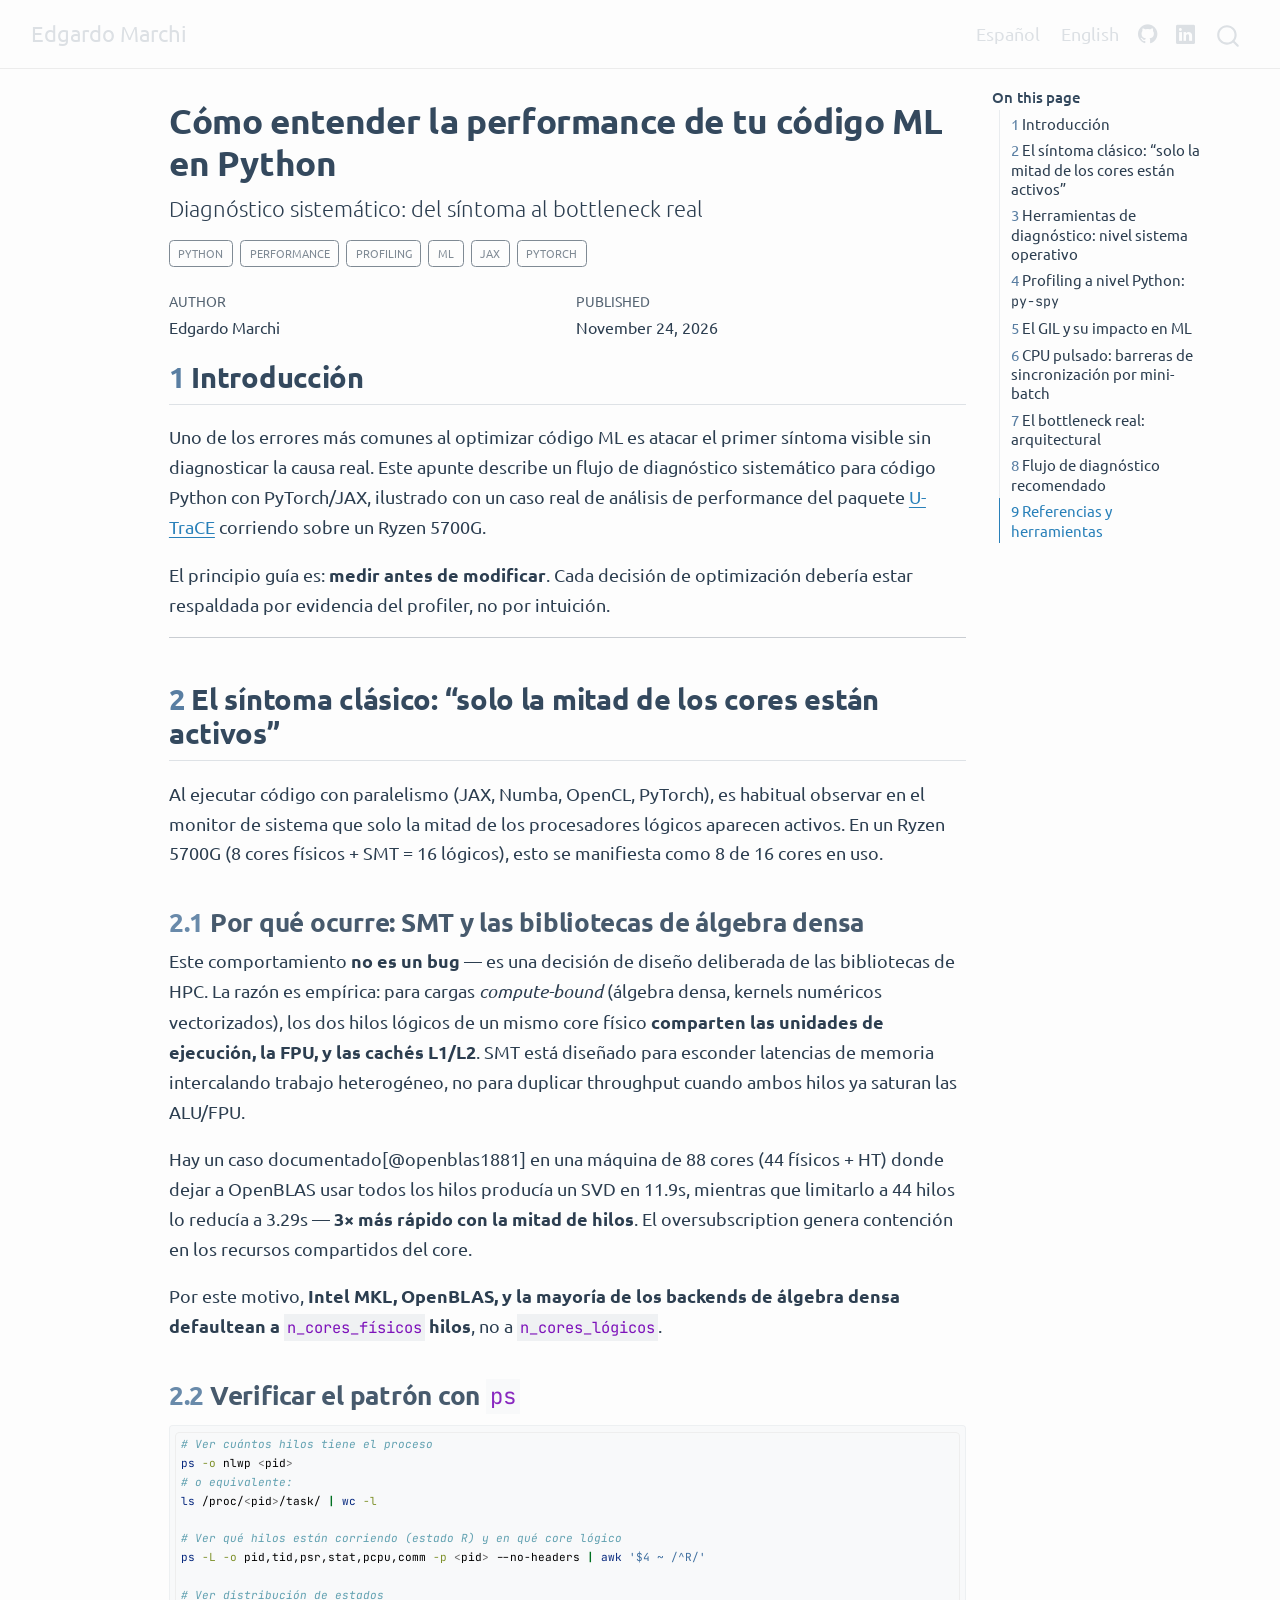
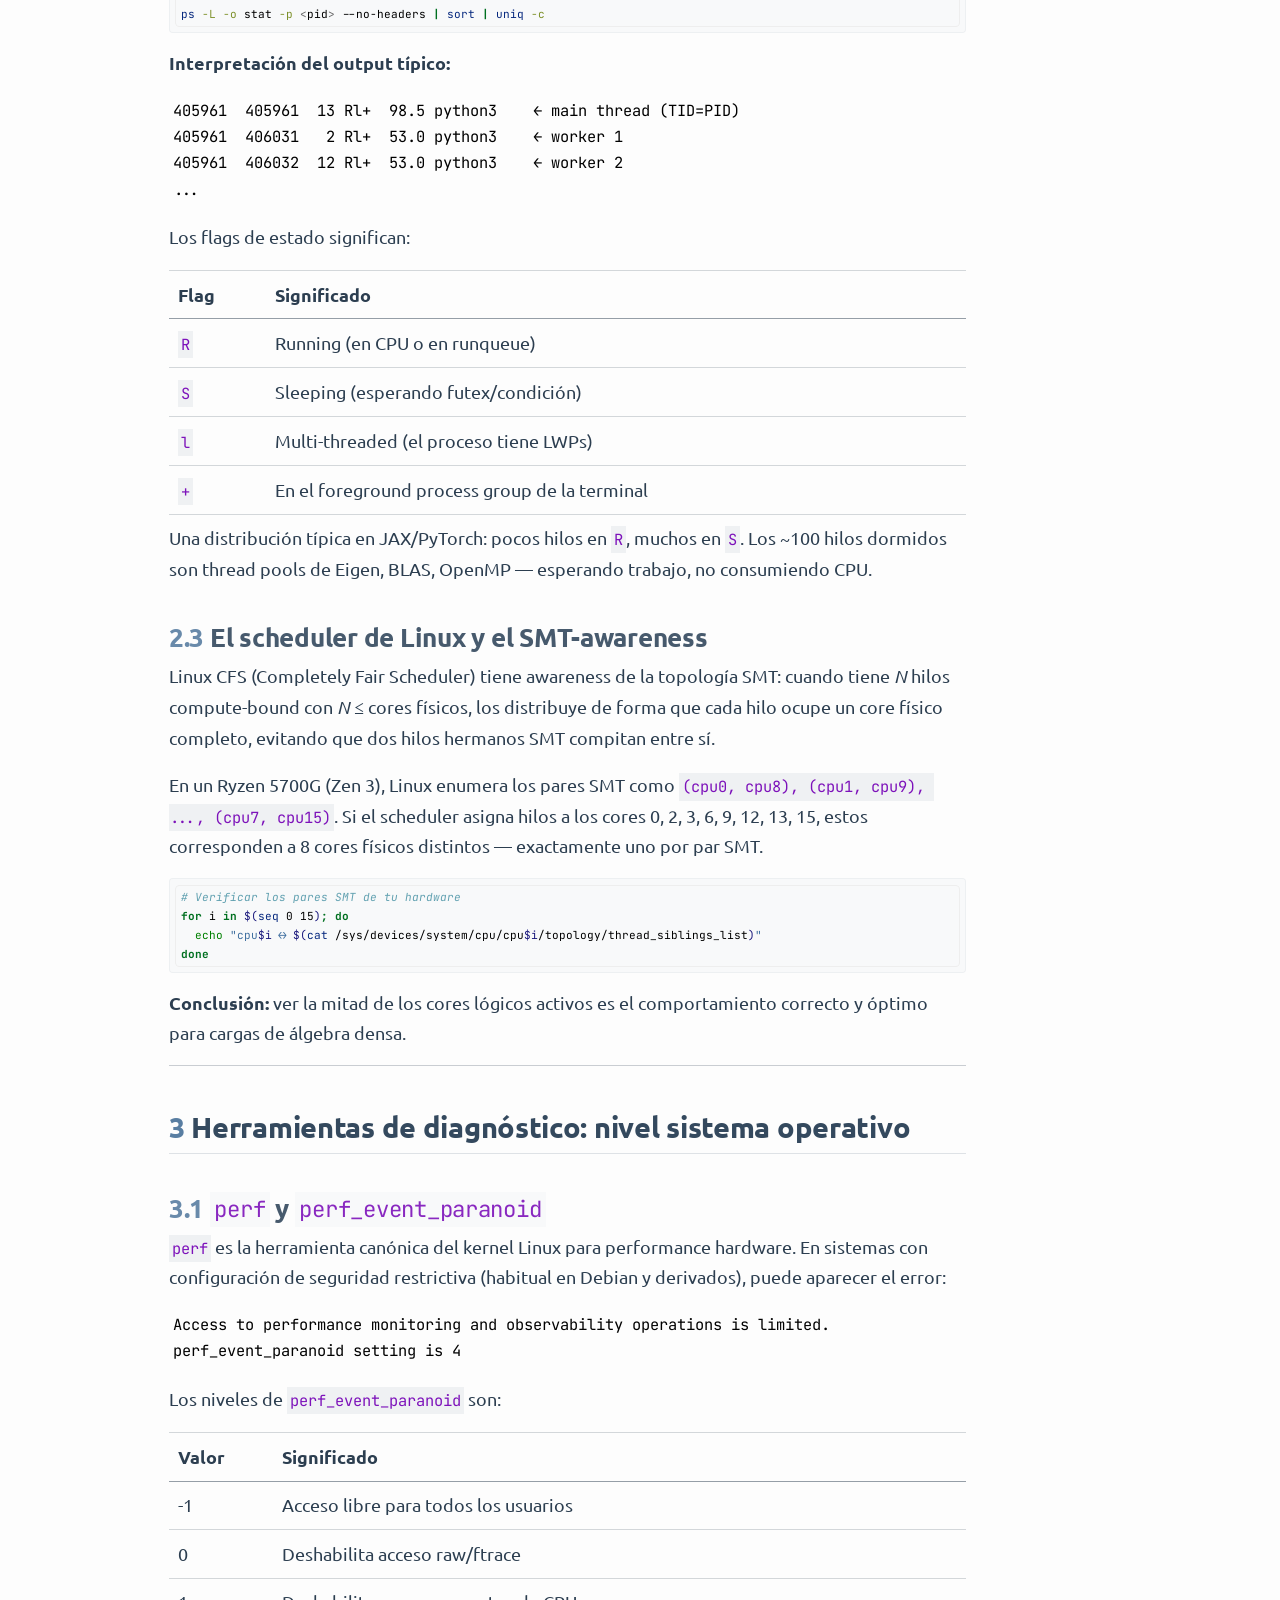
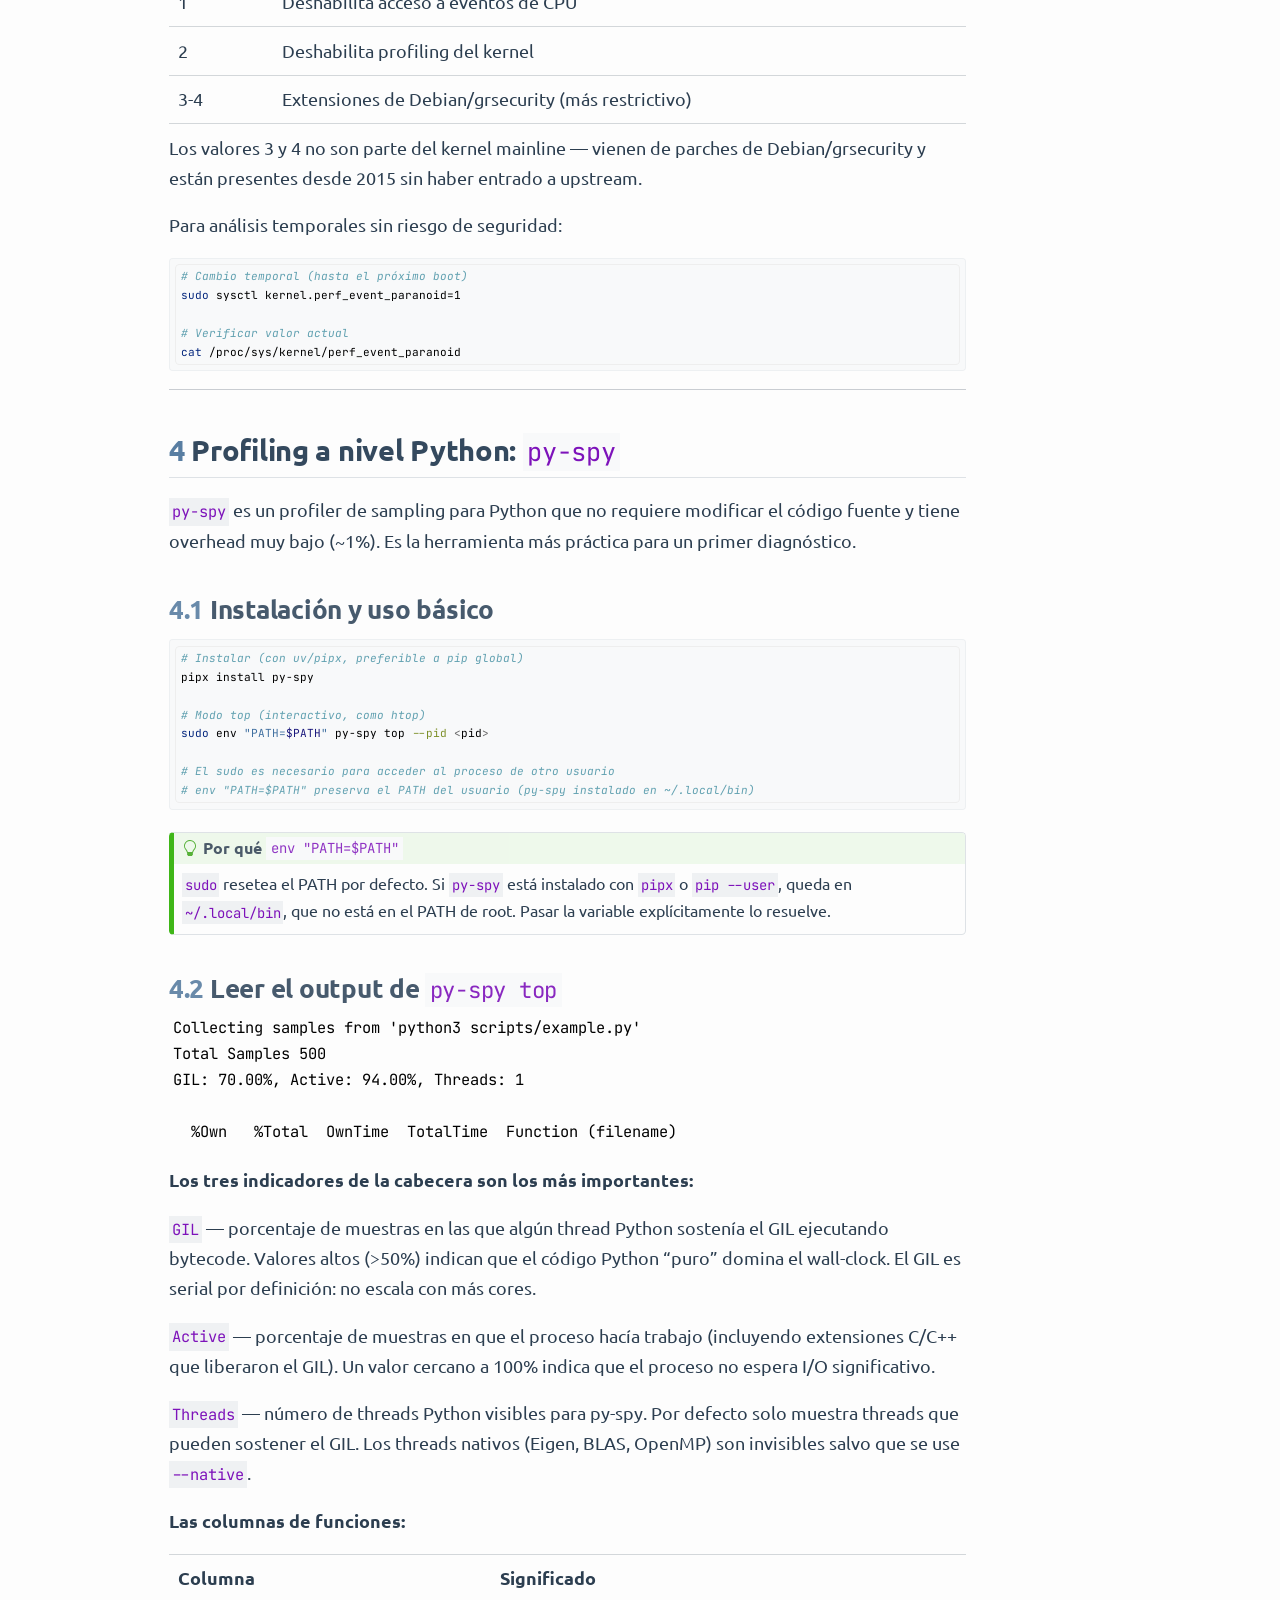
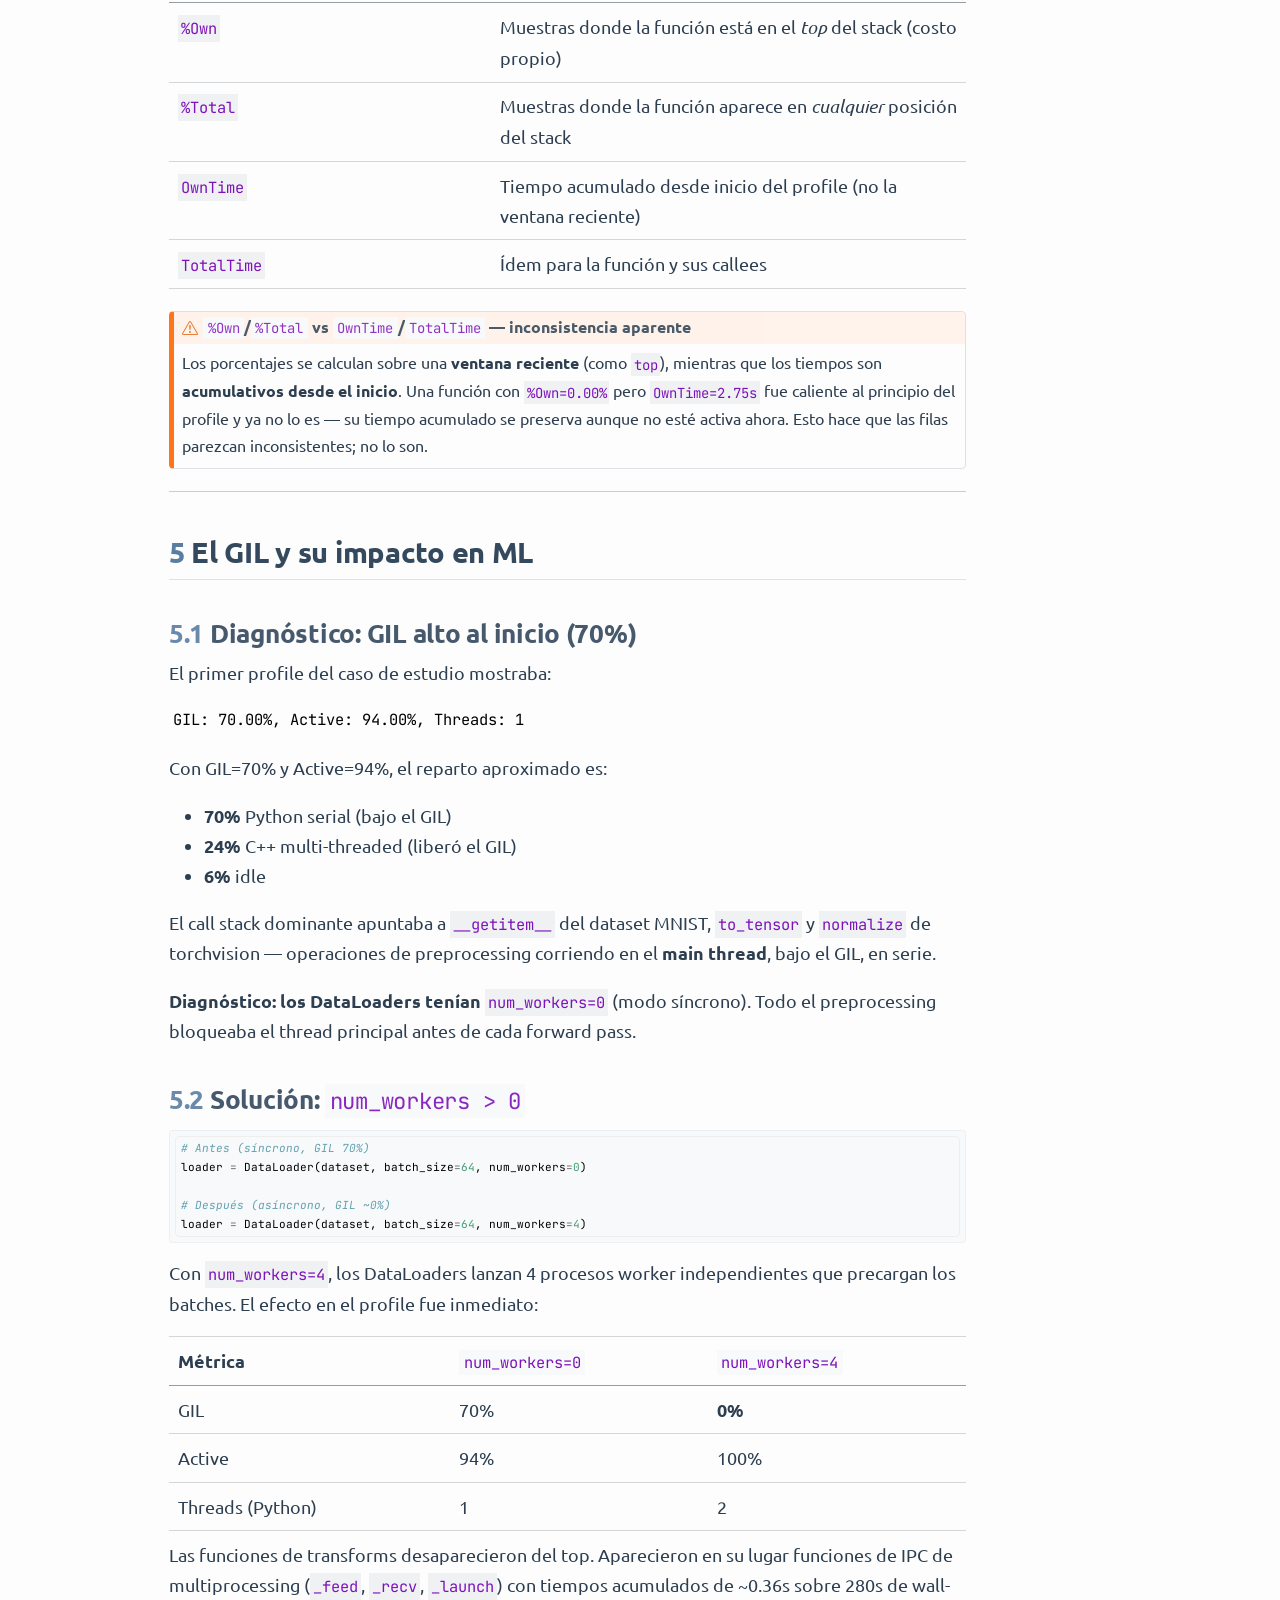
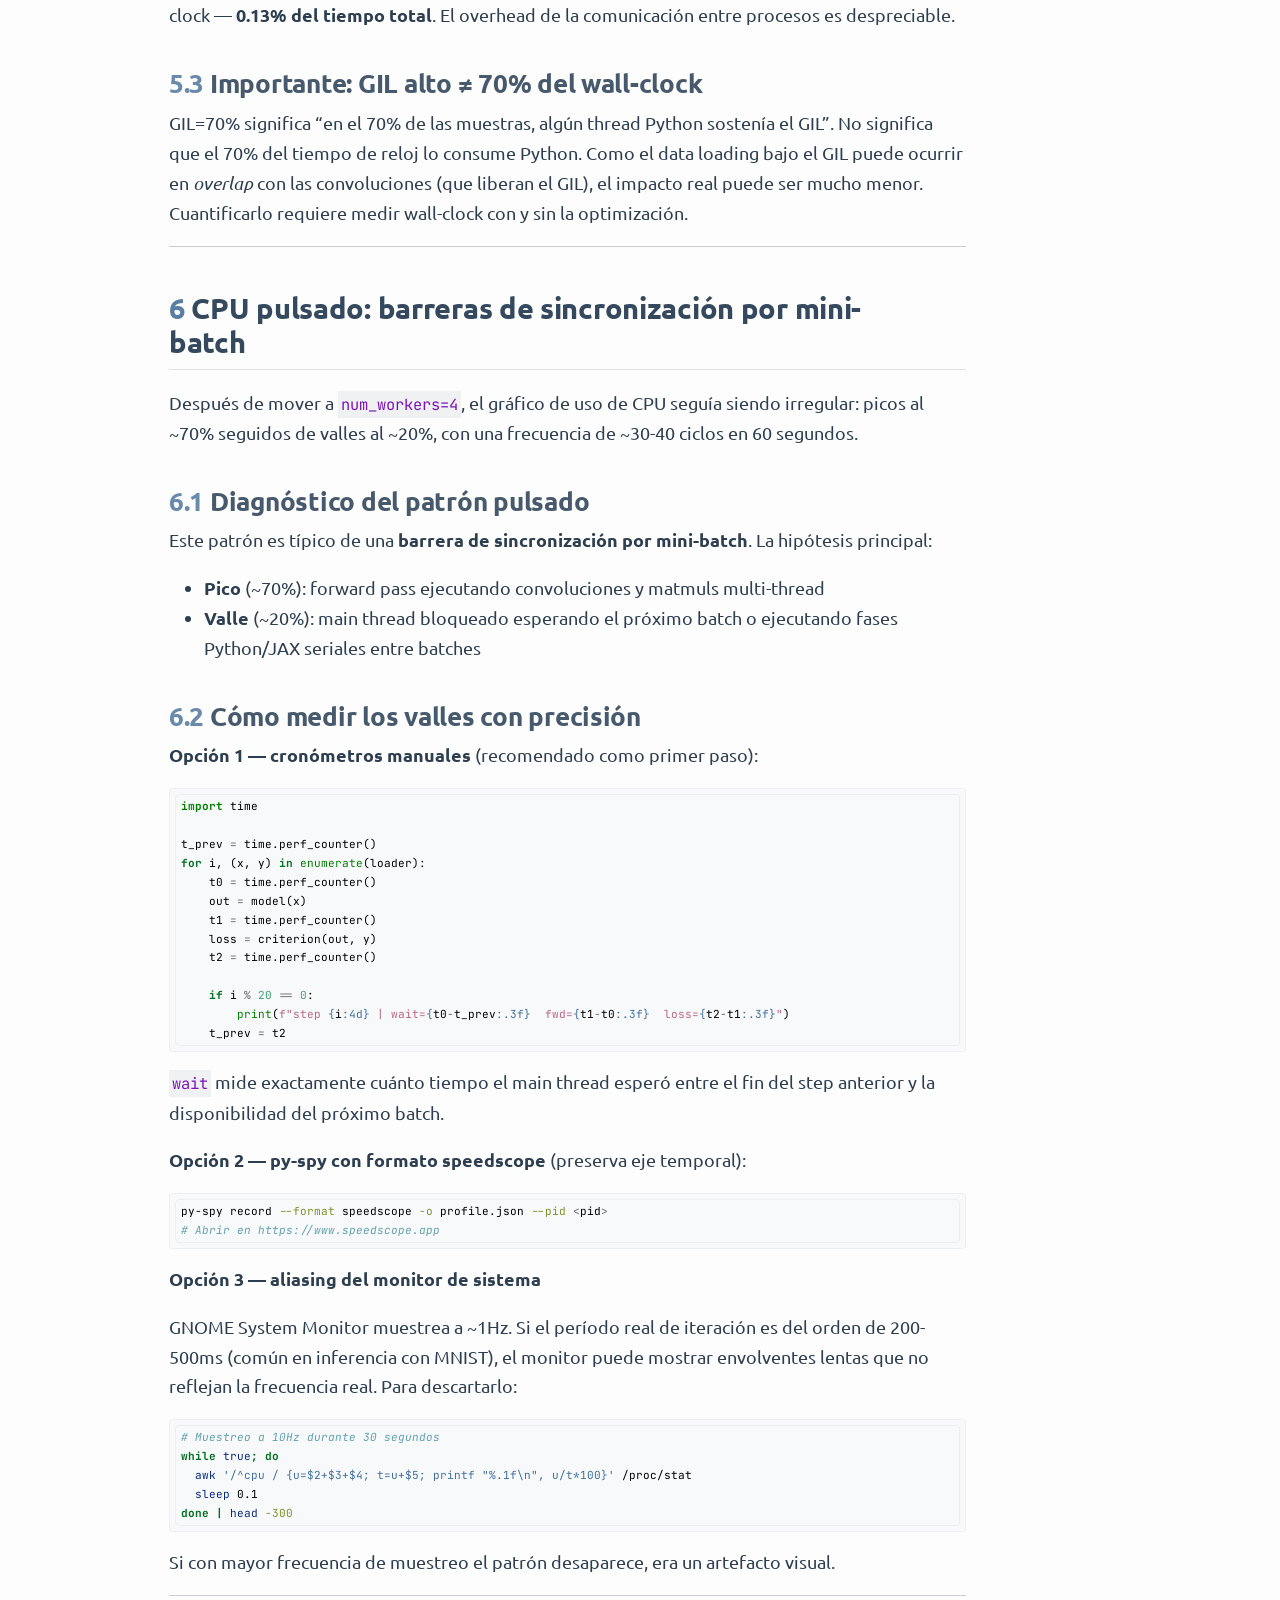
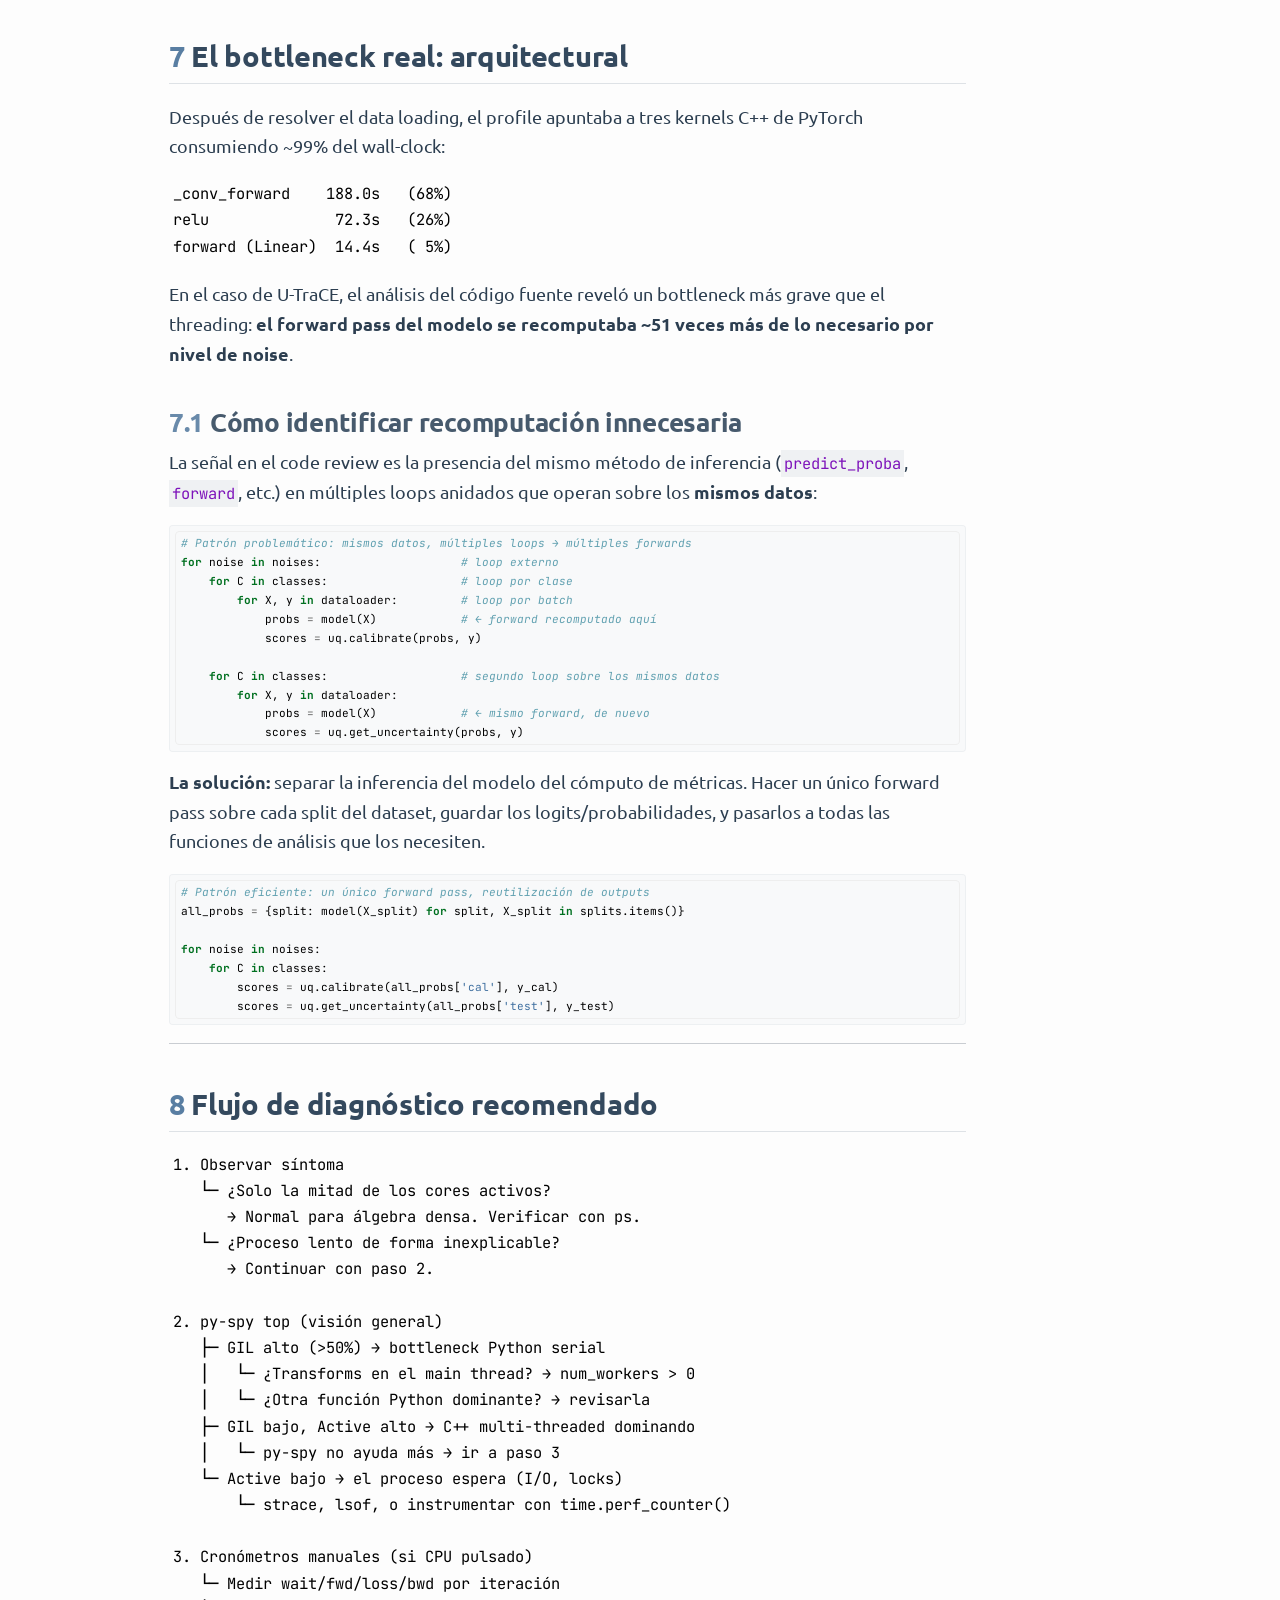
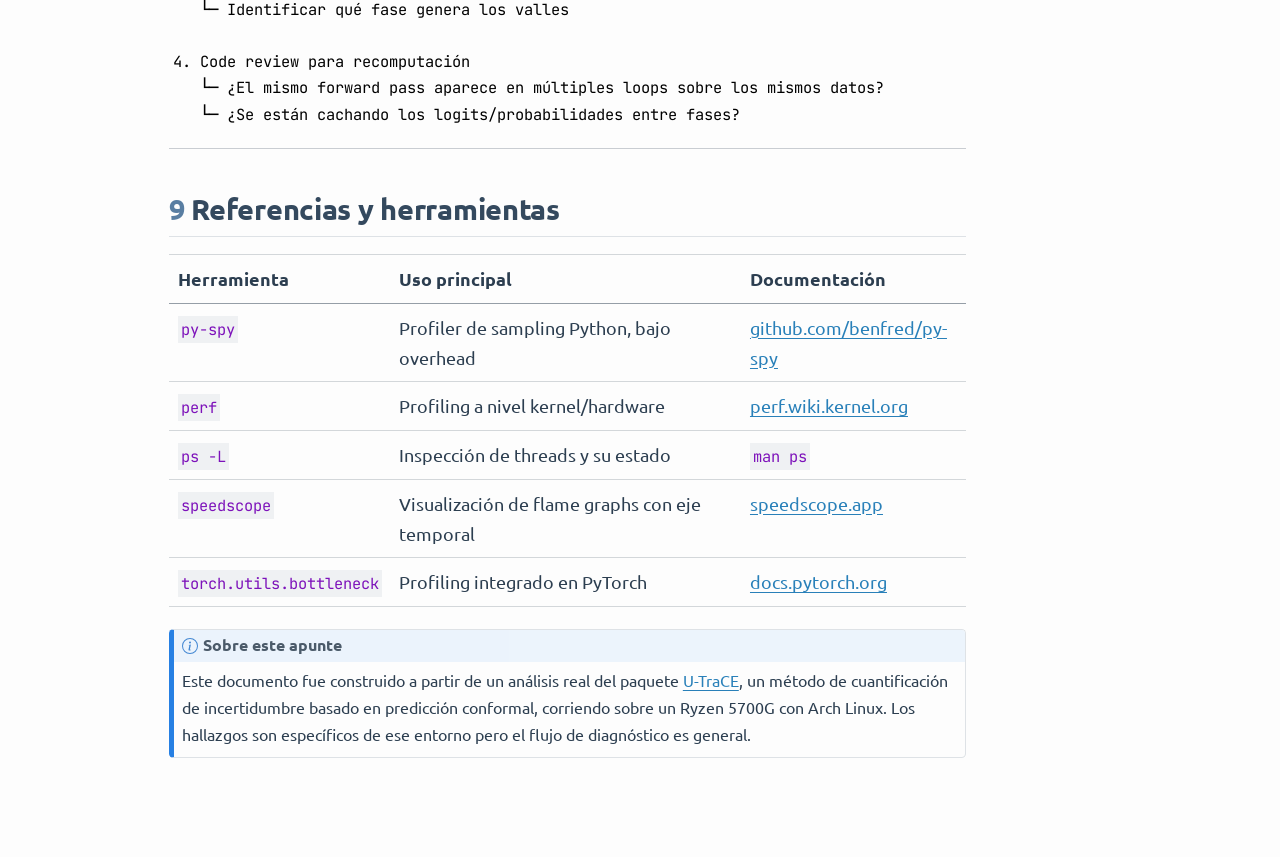
<file: es/posts/ml-python-performance/ml-python-performance.html>
<!DOCTYPE html>
<html xmlns="http://www.w3.org/1999/xhtml" lang="en" xml:lang="en"><head>

<meta charset="utf-8">
<meta name="generator" content="quarto-1.11.9">

<meta name="viewport" content="width=device-width, initial-scale=1.0, user-scalable=yes">

<meta name="author" content="Edgardo Marchi">
<meta name="dcterms.date" content="2026-11-24">

<title>Cómo entender la performance de tu código ML en Python – Edgardo Marchi</title>
<style>
/* Default styles provided by pandoc.
** See https://pandoc.org/MANUAL.html#variables-for-html for config info.
*/
span.smallcaps{font-variant: small-caps;}
div.columns{display: flex; gap: 1.5em;}
div.column{flex: auto;}
@media screen {
div.columns{gap: min(4vw, 1.5em);}
div.column{overflow-x: auto;}
}
div.hanging-indent{margin-left: 1.5em; text-indent: -1.5em;}
ul.task-list{list-style: none;}
ul.task-list li input[type="checkbox"] {
  width: 0.8em;
  margin: 0 0.8em 0.2em -1em; /* quarto-specific, see https://github.com/quarto-dev/quarto-cli/issues/4556 */ 
  vertical-align: middle;
}
/* CSS for syntax highlighting */
html { -webkit-text-size-adjust: 100%; }
pre > code.sourceCode { white-space: pre; position: relative; }
pre > code.sourceCode > span { display: inline-block; line-height: 1.25; }
pre > code.sourceCode > span:empty { height: 1.2em; }
.sourceCode { overflow: visible; }
code.sourceCode > span { color: inherit; text-decoration: inherit; }
div.sourceCode { margin: 1em 0; }
pre.sourceCode { margin: 0; }
@media screen {
div.sourceCode { overflow: auto; }
}
@media print {
pre > code.sourceCode { white-space: pre-wrap; }
pre > code.sourceCode > span { text-indent: -5em; padding-left: 5em; }
}
pre.numberSource code
  { counter-reset: source-line 0; }
pre.numberSource code > span
  { position: relative; left: -4em; counter-increment: source-line; }
pre.numberSource code > span > a:first-child::before
  { content: counter(source-line);
    position: relative; left: -1em; text-align: right; vertical-align: baseline;
    border: none; display: inline-block;
    -webkit-touch-callout: none; -webkit-user-select: none;
    -khtml-user-select: none; -moz-user-select: none;
    -ms-user-select: none; user-select: none;
    padding: 0 4px; width: 4em;
  }
pre.numberSource { margin-left: 3em;  padding-left: 4px; }
div.sourceCode
  {   }
@media screen {
pre > code.sourceCode > span > a:first-child::before { text-decoration: underline; }
}
</style>


<script src="../../../site_libs/quarto-nav/quarto-nav.js"></script>
<script src="../../../site_libs/quarto-nav/headroom.min.js"></script>
<script src="../../../site_libs/clipboard/clipboard.min.js"></script>
<script src="../../../site_libs/quarto-search/autocomplete.umd.js"></script>
<script src="../../../site_libs/quarto-search/fuse.min.js"></script>
<script src="../../../site_libs/quarto-search/quarto-search.js"></script>
<meta name="quarto:offset" content="../../../">
<script src="../../../site_libs/quarto-html/quarto.js" type="module"></script>
<script src="../../../site_libs/quarto-html/tabsets/tabsets.js" type="module"></script>
<script src="../../../site_libs/quarto-html/scrollable-regions/scrollable-regions.js" type="module"></script>
<script src="../../../site_libs/quarto-html/popper.min.js"></script>
<script src="../../../site_libs/quarto-html/tippy.umd.min.js"></script>
<script src="../../../site_libs/quarto-html/anchor.min.js"></script>
<link href="../../../site_libs/quarto-html/tippy.css" rel="stylesheet">
<link href="../../../site_libs/quarto-html/quarto-syntax-highlighting-37dad4035b20e5579c3c8973866ec5cd.css" rel="stylesheet" id="quarto-text-highlighting-styles">
<script src="../../../site_libs/bootstrap/bootstrap.min.js"></script>
<link href="../../../site_libs/bootstrap/bootstrap-icons.css" rel="stylesheet">
<link href="../../../site_libs/bootstrap/bootstrap-9ac0a6cc5a8f866d38a4c8397e8e4111.min.css" rel="stylesheet" append-hash="true" id="quarto-bootstrap" data-mode="light">
<script id="quarto-search-options" type="application/json">{
  "location": "navbar",
  "copy-button": false,
  "collapse-after": 3,
  "panel-placement": "end",
  "type": "overlay",
  "limit": 50,
  "keyboard-shortcut": [
    "f",
    "/",
    "s"
  ],
  "show-item-context": false,
  "language": {
    "search-no-results-text": "No results",
    "search-matching-documents-text": "matching documents",
    "search-copy-link-title": "Copy link to search",
    "search-hide-matches-text": "Hide additional matches",
    "search-more-match-text": "more match in this document",
    "search-more-matches-text": "more matches in this document",
    "search-clear-button-title": "Clear",
    "search-text-placeholder": "",
    "search-detached-cancel-button-title": "Cancel",
    "search-submit-button-title": "Submit",
    "search-label": "Search"
  }
}</script>


<meta property="og:title" content="Cómo entender la performance de tu código ML en Python – Edgardo Marchi">
<meta property="og:description" content="Diagnóstico sistemático: del síntoma al bottleneck real">
<meta property="og:site_name" content="Edgardo Marchi">
<meta name="twitter:title" content="Cómo entender la performance de tu código ML en Python – Edgardo Marchi">
<meta name="twitter:description" content="Diagnóstico sistemático: del síntoma al bottleneck real">
<meta name="twitter:site" content="@tu_usuario">
<meta name="twitter:card" content="summary_large_image">
</head>

<body class="nav-fixed quarto-light"><a id="quarto-skip-link" class="visually-hidden-focusable" href="#quarto-document-content">Skip to main content</a>

<div id="quarto-search-results"></div>
  <header id="quarto-header" class="headroom fixed-top">
    <nav class="navbar navbar-expand-lg " data-bs-theme="dark" aria-label="Site">
      <div class="navbar-container container-fluid">
      <div class="navbar-brand-container mx-auto">
    <a class="navbar-brand" href="../../../index.html">
    <span class="navbar-title">Edgardo Marchi</span>
    </a>
  </div>
          <button class="navbar-toggler" type="button" data-bs-toggle="collapse" data-bs-target="#navbarCollapse" aria-controls="navbarCollapse" aria-expanded="false" aria-label="Toggle navigation" onclick="if (window.quartoToggleHeadroom) { window.quartoToggleHeadroom(); }">
  <span class="navbar-toggler-icon"></span>
</button>
          <div class="collapse navbar-collapse" id="navbarCollapse">
            <ul class="navbar-nav navbar-nav-scroll ms-auto">
  <li class="nav-item">
    <a class="nav-link" href="../../../es/index.html"> 
<span class="menu-text">Español</span></a>
  </li>  
  <li class="nav-item">
    <a class="nav-link" href="../../../en/index.html"> 
<span class="menu-text">English</span></a>
  </li>  
  <li class="nav-item compact">
    <a class="nav-link" href="https://github.com/edgardomarchi"> <i class="bi bi-github" role="img">
</i> 
<span class="menu-text"></span></a>
  </li>  
  <li class="nav-item compact">
    <a class="nav-link" href="https://www.linkedin.com/in/edgardomarchi/"> <i class="bi bi-linkedin" role="img">
</i> 
<span class="menu-text"></span></a>
  </li>  
</ul>
          </div> <!-- /navcollapse -->
            <div class="quarto-navbar-tools">
</div>
            <div id="quarto-search" class="" title="Search"></div>
      </div> <!-- /container-fluid -->
    </nav>
</header>
<!-- content -->
<div id="quarto-content" class="quarto-container page-columns page-rows-contents page-layout-article page-navbar">
<!-- sidebar -->
<!-- margin-sidebar -->
    <div id="quarto-margin-sidebar" class="sidebar margin-sidebar">
        <nav id="TOC" role="doc-toc" aria-labelledby="toc-title" class="toc-active">
    <h2 id="toc-title">On this page</h2>
   
  <ul>
  <li><a href="#introducción" id="toc-introducción" class="nav-link active" data-scroll-target="#introducción"><span class="header-section-number">1</span> Introducción</a></li>
  <li><a href="#el-síntoma-clásico-solo-la-mitad-de-los-cores-están-activos" id="toc-el-síntoma-clásico-solo-la-mitad-de-los-cores-están-activos" class="nav-link" data-scroll-target="#el-síntoma-clásico-solo-la-mitad-de-los-cores-están-activos"><span class="header-section-number">2</span> El síntoma clásico: “solo la mitad de los cores están activos”</a>
  <ul class="collapse">
  <li><a href="#por-qué-ocurre-smt-y-las-bibliotecas-de-álgebra-densa" id="toc-por-qué-ocurre-smt-y-las-bibliotecas-de-álgebra-densa" class="nav-link" data-scroll-target="#por-qué-ocurre-smt-y-las-bibliotecas-de-álgebra-densa"><span class="header-section-number">2.1</span> Por qué ocurre: SMT y las bibliotecas de álgebra densa</a></li>
  <li><a href="#verificar-el-patrón-con-ps" id="toc-verificar-el-patrón-con-ps" class="nav-link" data-scroll-target="#verificar-el-patrón-con-ps"><span class="header-section-number">2.2</span> Verificar el patrón con <code>ps</code></a></li>
  <li><a href="#el-scheduler-de-linux-y-el-smt-awareness" id="toc-el-scheduler-de-linux-y-el-smt-awareness" class="nav-link" data-scroll-target="#el-scheduler-de-linux-y-el-smt-awareness"><span class="header-section-number">2.3</span> El scheduler de Linux y el SMT-awareness</a></li>
  </ul></li>
  <li><a href="#herramientas-de-diagnóstico-nivel-sistema-operativo" id="toc-herramientas-de-diagnóstico-nivel-sistema-operativo" class="nav-link" data-scroll-target="#herramientas-de-diagnóstico-nivel-sistema-operativo"><span class="header-section-number">3</span> Herramientas de diagnóstico: nivel sistema operativo</a>
  <ul class="collapse">
  <li><a href="#perf-y-perf_event_paranoid" id="toc-perf-y-perf_event_paranoid" class="nav-link" data-scroll-target="#perf-y-perf_event_paranoid"><span class="header-section-number">3.1</span> <code>perf</code> y <code>perf_event_paranoid</code></a></li>
  </ul></li>
  <li><a href="#profiling-a-nivel-python-py-spy" id="toc-profiling-a-nivel-python-py-spy" class="nav-link" data-scroll-target="#profiling-a-nivel-python-py-spy"><span class="header-section-number">4</span> Profiling a nivel Python: <code>py-spy</code></a>
  <ul class="collapse">
  <li><a href="#instalación-y-uso-básico" id="toc-instalación-y-uso-básico" class="nav-link" data-scroll-target="#instalación-y-uso-básico"><span class="header-section-number">4.1</span> Instalación y uso básico</a></li>
  <li><a href="#leer-el-output-de-py-spy-top" id="toc-leer-el-output-de-py-spy-top" class="nav-link" data-scroll-target="#leer-el-output-de-py-spy-top"><span class="header-section-number">4.2</span> Leer el output de <code>py-spy top</code></a></li>
  </ul></li>
  <li><a href="#el-gil-y-su-impacto-en-ml" id="toc-el-gil-y-su-impacto-en-ml" class="nav-link" data-scroll-target="#el-gil-y-su-impacto-en-ml"><span class="header-section-number">5</span> El GIL y su impacto en ML</a>
  <ul class="collapse">
  <li><a href="#diagnóstico-gil-alto-al-inicio-70" id="toc-diagnóstico-gil-alto-al-inicio-70" class="nav-link" data-scroll-target="#diagnóstico-gil-alto-al-inicio-70"><span class="header-section-number">5.1</span> Diagnóstico: GIL alto al inicio (70%)</a></li>
  <li><a href="#solución-num_workers-0" id="toc-solución-num_workers-0" class="nav-link" data-scroll-target="#solución-num_workers-0"><span class="header-section-number">5.2</span> Solución: <code>num_workers &gt; 0</code></a></li>
  <li><a href="#importante-gil-alto-70-del-wall-clock" id="toc-importante-gil-alto-70-del-wall-clock" class="nav-link" data-scroll-target="#importante-gil-alto-70-del-wall-clock"><span class="header-section-number">5.3</span> Importante: GIL alto ≠ 70% del wall-clock</a></li>
  </ul></li>
  <li><a href="#cpu-pulsado-barreras-de-sincronización-por-mini-batch" id="toc-cpu-pulsado-barreras-de-sincronización-por-mini-batch" class="nav-link" data-scroll-target="#cpu-pulsado-barreras-de-sincronización-por-mini-batch"><span class="header-section-number">6</span> CPU pulsado: barreras de sincronización por mini-batch</a>
  <ul class="collapse">
  <li><a href="#diagnóstico-del-patrón-pulsado" id="toc-diagnóstico-del-patrón-pulsado" class="nav-link" data-scroll-target="#diagnóstico-del-patrón-pulsado"><span class="header-section-number">6.1</span> Diagnóstico del patrón pulsado</a></li>
  <li><a href="#cómo-medir-los-valles-con-precisión" id="toc-cómo-medir-los-valles-con-precisión" class="nav-link" data-scroll-target="#cómo-medir-los-valles-con-precisión"><span class="header-section-number">6.2</span> Cómo medir los valles con precisión</a></li>
  </ul></li>
  <li><a href="#el-bottleneck-real-arquitectural" id="toc-el-bottleneck-real-arquitectural" class="nav-link" data-scroll-target="#el-bottleneck-real-arquitectural"><span class="header-section-number">7</span> El bottleneck real: arquitectural</a>
  <ul class="collapse">
  <li><a href="#cómo-identificar-recomputación-innecesaria" id="toc-cómo-identificar-recomputación-innecesaria" class="nav-link" data-scroll-target="#cómo-identificar-recomputación-innecesaria"><span class="header-section-number">7.1</span> Cómo identificar recomputación innecesaria</a></li>
  </ul></li>
  <li><a href="#flujo-de-diagnóstico-recomendado" id="toc-flujo-de-diagnóstico-recomendado" class="nav-link" data-scroll-target="#flujo-de-diagnóstico-recomendado"><span class="header-section-number">8</span> Flujo de diagnóstico recomendado</a></li>
  <li><a href="#referencias-y-herramientas" id="toc-referencias-y-herramientas" class="nav-link" data-scroll-target="#referencias-y-herramientas"><span class="header-section-number">9</span> Referencias y herramientas</a></li>
  </ul>
</nav>
    </div>
<!-- main -->
<main class="content" id="quarto-document-content" tabindex="-1">

<header id="title-block-header" class="quarto-title-block default">
<div class="quarto-title">
<h1 class="title">Cómo entender la performance de tu código ML en Python</h1>
<p class="subtitle lead">Diagnóstico sistemático: del síntoma al bottleneck real</p>
  <div class="quarto-categories">
    <div class="quarto-category">python</div>
    <div class="quarto-category">performance</div>
    <div class="quarto-category">profiling</div>
    <div class="quarto-category">ML</div>
    <div class="quarto-category">JAX</div>
    <div class="quarto-category">PyTorch</div>
  </div>
  </div>



<div class="quarto-title-meta">

    <div>
    <div class="quarto-title-meta-heading">Author</div>
    <div class="quarto-title-meta-contents">
             <p>Edgardo Marchi </p>
          </div>
  </div>
    
    <div>
    <div class="quarto-title-meta-heading">Published</div>
    <div class="quarto-title-meta-contents">
      <p class="date">November 24, 2026</p>
    </div>
  </div>
  
    
  </div>
  


</header>


<section id="introducción" class="level2" data-number="1">
<h2 data-number="1" class="anchored" data-anchor-id="introducción"><span class="header-section-number">1</span> Introducción</h2>
<p>Uno de los errores más comunes al optimizar código ML es atacar el primer síntoma visible sin diagnosticar la causa real. Este apunte describe un flujo de diagnóstico sistemático para código Python con PyTorch/JAX, ilustrado con un caso real de análisis de performance del paquete <a href="https://github.com/edgardomarchi/utrace">U-TraCE</a> corriendo sobre un Ryzen 5700G.</p>
<p>El principio guía es: <strong>medir antes de modificar</strong>. Cada decisión de optimización debería estar respaldada por evidencia del profiler, no por intuición.</p>
<hr>
</section>
<section id="el-síntoma-clásico-solo-la-mitad-de-los-cores-están-activos" class="level2" data-number="2">
<h2 data-number="2" class="anchored" data-anchor-id="el-síntoma-clásico-solo-la-mitad-de-los-cores-están-activos"><span class="header-section-number">2</span> El síntoma clásico: “solo la mitad de los cores están activos”</h2>
<p>Al ejecutar código con paralelismo (JAX, Numba, OpenCL, PyTorch), es habitual observar en el monitor de sistema que solo la mitad de los procesadores lógicos aparecen activos. En un Ryzen 5700G (8 cores físicos + SMT = 16 lógicos), esto se manifiesta como 8 de 16 cores en uso.</p>
<section id="por-qué-ocurre-smt-y-las-bibliotecas-de-álgebra-densa" class="level3" data-number="2.1">
<h3 data-number="2.1" class="anchored" data-anchor-id="por-qué-ocurre-smt-y-las-bibliotecas-de-álgebra-densa"><span class="header-section-number">2.1</span> Por qué ocurre: SMT y las bibliotecas de álgebra densa</h3>
<p>Este comportamiento <strong>no es un bug</strong> — es una decisión de diseño deliberada de las bibliotecas de HPC. La razón es empírica: para cargas <em>compute-bound</em> (álgebra densa, kernels numéricos vectorizados), los dos hilos lógicos de un mismo core físico <strong>comparten las unidades de ejecución, la FPU, y las cachés L1/L2</strong>. SMT está diseñado para esconder latencias de memoria intercalando trabajo heterogéneo, no para duplicar throughput cuando ambos hilos ya saturan las ALU/FPU.</p>
<p>Hay un caso documentado<span class="citation" data-cites="openblas1881">[@openblas1881]</span> en una máquina de 88 cores (44 físicos + HT) donde dejar a OpenBLAS usar todos los hilos producía un SVD en 11.9s, mientras que limitarlo a 44 hilos lo reducía a 3.29s — <strong>3× más rápido con la mitad de hilos</strong>. El oversubscription genera contención en los recursos compartidos del core.</p>
<p>Por este motivo, <strong>Intel MKL, OpenBLAS, y la mayoría de los backends de álgebra densa defaultean a <code>n_cores_físicos</code> hilos</strong>, no a <code>n_cores_lógicos</code>.</p>
</section>
<section id="verificar-el-patrón-con-ps" class="level3" data-number="2.2">
<h3 data-number="2.2" class="anchored" data-anchor-id="verificar-el-patrón-con-ps"><span class="header-section-number">2.2</span> Verificar el patrón con <code>ps</code></h3>
<div class="code-copy-outer-scaffold"><div class="sourceCode" id="cb1"><pre class="sourceCode bash code-with-copy"><code class="sourceCode bash"><span id="cb1-1"><a href="#cb1-1" aria-hidden="true" tabindex="-1"></a><span class="co"># Ver cuántos hilos tiene el proceso</span></span>
<span id="cb1-2"><a href="#cb1-2" aria-hidden="true" tabindex="-1"></a><span class="fu">ps</span> <span class="at">-o</span> nlwp <span class="op">&lt;</span>pid<span class="op">&gt;</span></span>
<span id="cb1-3"><a href="#cb1-3" aria-hidden="true" tabindex="-1"></a><span class="co"># o equivalente:</span></span>
<span id="cb1-4"><a href="#cb1-4" aria-hidden="true" tabindex="-1"></a><span class="fu">ls</span> /proc/<span class="op">&lt;</span>pid<span class="op">&gt;</span>/task/ <span class="kw">|</span> <span class="fu">wc</span> <span class="at">-l</span></span>
<span id="cb1-5"><a href="#cb1-5" aria-hidden="true" tabindex="-1"></a></span>
<span id="cb1-6"><a href="#cb1-6" aria-hidden="true" tabindex="-1"></a><span class="co"># Ver qué hilos están corriendo (estado R) y en qué core lógico</span></span>
<span id="cb1-7"><a href="#cb1-7" aria-hidden="true" tabindex="-1"></a><span class="fu">ps</span> <span class="at">-L</span> <span class="at">-o</span> pid,tid,psr,stat,pcpu,comm <span class="at">-p</span> <span class="op">&lt;</span>pid<span class="op">&gt;</span> --no-headers <span class="kw">|</span> <span class="fu">awk</span> <span class="st">'$4 ~ /^R/'</span></span>
<span id="cb1-8"><a href="#cb1-8" aria-hidden="true" tabindex="-1"></a></span>
<span id="cb1-9"><a href="#cb1-9" aria-hidden="true" tabindex="-1"></a><span class="co"># Ver distribución de estados</span></span>
<span id="cb1-10"><a href="#cb1-10" aria-hidden="true" tabindex="-1"></a><span class="fu">ps</span> <span class="at">-L</span> <span class="at">-o</span> stat <span class="at">-p</span> <span class="op">&lt;</span>pid<span class="op">&gt;</span> --no-headers <span class="kw">|</span> <span class="fu">sort</span> <span class="kw">|</span> <span class="fu">uniq</span> <span class="at">-c</span></span></code></pre></div><button title="Copy to Clipboard" class="code-copy-button"><i class="bi"></i></button></div>
<p><strong>Interpretación del output típico:</strong></p>
<pre><code>405961  405961  13 Rl+  98.5 python3    ← main thread (TID=PID)
405961  406031   2 Rl+  53.0 python3    ← worker 1
405961  406032  12 Rl+  53.0 python3    ← worker 2
...</code></pre>
<p>Los flags de estado significan:</p>
<table class="caption-top table">
<thead>
<tr class="header">
<th>Flag</th>
<th>Significado</th>
</tr>
</thead>
<tbody>
<tr class="odd">
<td><code>R</code></td>
<td>Running (en CPU o en runqueue)</td>
</tr>
<tr class="even">
<td><code>S</code></td>
<td>Sleeping (esperando futex/condición)</td>
</tr>
<tr class="odd">
<td><code>l</code></td>
<td>Multi-threaded (el proceso tiene LWPs)</td>
</tr>
<tr class="even">
<td><code>+</code></td>
<td>En el foreground process group de la terminal</td>
</tr>
</tbody>
</table>
<p>Una distribución típica en JAX/PyTorch: pocos hilos en <code>R</code>, muchos en <code>S</code>. Los ~100 hilos dormidos son thread pools de Eigen, BLAS, OpenMP — esperando trabajo, no consumiendo CPU.</p>
</section>
<section id="el-scheduler-de-linux-y-el-smt-awareness" class="level3" data-number="2.3">
<h3 data-number="2.3" class="anchored" data-anchor-id="el-scheduler-de-linux-y-el-smt-awareness"><span class="header-section-number">2.3</span> El scheduler de Linux y el SMT-awareness</h3>
<p>Linux CFS (Completely Fair Scheduler) tiene awareness de la topología SMT: cuando tiene <em>N</em> hilos compute-bound con <em>N</em> ≤ cores físicos, los distribuye de forma que cada hilo ocupe un core físico completo, evitando que dos hilos hermanos SMT compitan entre sí.</p>
<p>En un Ryzen 5700G (Zen 3), Linux enumera los pares SMT como <code>(cpu0, cpu8), (cpu1, cpu9), ..., (cpu7, cpu15)</code>. Si el scheduler asigna hilos a los cores 0, 2, 3, 6, 9, 12, 13, 15, estos corresponden a 8 cores físicos distintos — exactamente uno por par SMT.</p>
<div class="code-copy-outer-scaffold"><div class="sourceCode" id="cb3"><pre class="sourceCode bash code-with-copy"><code class="sourceCode bash"><span id="cb3-1"><a href="#cb3-1" aria-hidden="true" tabindex="-1"></a><span class="co"># Verificar los pares SMT de tu hardware</span></span>
<span id="cb3-2"><a href="#cb3-2" aria-hidden="true" tabindex="-1"></a><span class="cf">for</span> i <span class="kw">in</span> <span class="va">$(</span><span class="fu">seq</span> 0 15<span class="va">)</span><span class="kw">;</span> <span class="cf">do</span></span>
<span id="cb3-3"><a href="#cb3-3" aria-hidden="true" tabindex="-1"></a>  <span class="bu">echo</span> <span class="st">"cpu</span><span class="va">$i</span><span class="st"> ↔ </span><span class="va">$(</span><span class="fu">cat</span> /sys/devices/system/cpu/cpu<span class="va">$i</span>/topology/thread_siblings_list<span class="va">)</span><span class="st">"</span></span>
<span id="cb3-4"><a href="#cb3-4" aria-hidden="true" tabindex="-1"></a><span class="cf">done</span></span></code></pre></div><button title="Copy to Clipboard" class="code-copy-button"><i class="bi"></i></button></div>
<p><strong>Conclusión:</strong> ver la mitad de los cores lógicos activos es el comportamiento correcto y óptimo para cargas de álgebra densa.</p>
<hr>
</section>
</section>
<section id="herramientas-de-diagnóstico-nivel-sistema-operativo" class="level2" data-number="3">
<h2 data-number="3" class="anchored" data-anchor-id="herramientas-de-diagnóstico-nivel-sistema-operativo"><span class="header-section-number">3</span> Herramientas de diagnóstico: nivel sistema operativo</h2>
<section id="perf-y-perf_event_paranoid" class="level3" data-number="3.1">
<h3 data-number="3.1" class="anchored" data-anchor-id="perf-y-perf_event_paranoid"><span class="header-section-number">3.1</span> <code>perf</code> y <code>perf_event_paranoid</code></h3>
<p><code>perf</code> es la herramienta canónica del kernel Linux para performance hardware. En sistemas con configuración de seguridad restrictiva (habitual en Debian y derivados), puede aparecer el error:</p>
<pre><code>Access to performance monitoring and observability operations is limited.
perf_event_paranoid setting is 4</code></pre>
<p>Los niveles de <code>perf_event_paranoid</code> son:</p>
<table class="caption-top table">
<thead>
<tr class="header">
<th>Valor</th>
<th>Significado</th>
</tr>
</thead>
<tbody>
<tr class="odd">
<td>-1</td>
<td>Acceso libre para todos los usuarios</td>
</tr>
<tr class="even">
<td>0</td>
<td>Deshabilita acceso raw/ftrace</td>
</tr>
<tr class="odd">
<td>1</td>
<td>Deshabilita acceso a eventos de CPU</td>
</tr>
<tr class="even">
<td>2</td>
<td>Deshabilita profiling del kernel</td>
</tr>
<tr class="odd">
<td>3-4</td>
<td>Extensiones de Debian/grsecurity (más restrictivo)</td>
</tr>
</tbody>
</table>
<p>Los valores 3 y 4 no son parte del kernel mainline — vienen de parches de Debian/grsecurity y están presentes desde 2015 sin haber entrado a upstream.</p>
<p>Para análisis temporales sin riesgo de seguridad:</p>
<div class="code-copy-outer-scaffold"><div class="sourceCode" id="cb5"><pre class="sourceCode bash code-with-copy"><code class="sourceCode bash"><span id="cb5-1"><a href="#cb5-1" aria-hidden="true" tabindex="-1"></a><span class="co"># Cambio temporal (hasta el próximo boot)</span></span>
<span id="cb5-2"><a href="#cb5-2" aria-hidden="true" tabindex="-1"></a><span class="fu">sudo</span> sysctl kernel.perf_event_paranoid=1</span>
<span id="cb5-3"><a href="#cb5-3" aria-hidden="true" tabindex="-1"></a></span>
<span id="cb5-4"><a href="#cb5-4" aria-hidden="true" tabindex="-1"></a><span class="co"># Verificar valor actual</span></span>
<span id="cb5-5"><a href="#cb5-5" aria-hidden="true" tabindex="-1"></a><span class="fu">cat</span> /proc/sys/kernel/perf_event_paranoid</span></code></pre></div><button title="Copy to Clipboard" class="code-copy-button"><i class="bi"></i></button></div>
<hr>
</section>
</section>
<section id="profiling-a-nivel-python-py-spy" class="level2" data-number="4">
<h2 data-number="4" class="anchored" data-anchor-id="profiling-a-nivel-python-py-spy"><span class="header-section-number">4</span> Profiling a nivel Python: <code>py-spy</code></h2>
<p><code>py-spy</code> es un profiler de sampling para Python que no requiere modificar el código fuente y tiene overhead muy bajo (~1%). Es la herramienta más práctica para un primer diagnóstico.</p>
<section id="instalación-y-uso-básico" class="level3" data-number="4.1">
<h3 data-number="4.1" class="anchored" data-anchor-id="instalación-y-uso-básico"><span class="header-section-number">4.1</span> Instalación y uso básico</h3>
<div class="code-copy-outer-scaffold"><div class="sourceCode" id="cb6"><pre class="sourceCode bash code-with-copy"><code class="sourceCode bash"><span id="cb6-1"><a href="#cb6-1" aria-hidden="true" tabindex="-1"></a><span class="co"># Instalar (con uv/pipx, preferible a pip global)</span></span>
<span id="cb6-2"><a href="#cb6-2" aria-hidden="true" tabindex="-1"></a><span class="ex">pipx</span> install py-spy</span>
<span id="cb6-3"><a href="#cb6-3" aria-hidden="true" tabindex="-1"></a></span>
<span id="cb6-4"><a href="#cb6-4" aria-hidden="true" tabindex="-1"></a><span class="co"># Modo top (interactivo, como htop)</span></span>
<span id="cb6-5"><a href="#cb6-5" aria-hidden="true" tabindex="-1"></a><span class="fu">sudo</span> env <span class="st">"PATH=</span><span class="va">$PATH</span><span class="st">"</span> py-spy top <span class="at">--pid</span> <span class="op">&lt;</span>pid<span class="op">&gt;</span></span>
<span id="cb6-6"><a href="#cb6-6" aria-hidden="true" tabindex="-1"></a></span>
<span id="cb6-7"><a href="#cb6-7" aria-hidden="true" tabindex="-1"></a><span class="co"># El sudo es necesario para acceder al proceso de otro usuario</span></span>
<span id="cb6-8"><a href="#cb6-8" aria-hidden="true" tabindex="-1"></a><span class="co"># env "PATH=$PATH" preserva el PATH del usuario (py-spy instalado en ~/.local/bin)</span></span></code></pre></div><button title="Copy to Clipboard" class="code-copy-button"><i class="bi"></i></button></div>
<div class="callout callout-style-default callout-tip callout-titled">
<div class="callout-header d-flex align-content-center">
<div class="callout-icon-container">
<i class="callout-icon"></i>
</div>
<div class="callout-title-container flex-fill">
<span class="screen-reader-only">Tip</span>Por qué <code>env "PATH=$PATH"</code>
</div>
</div>
<div class="callout-body-container callout-body">
<p><code>sudo</code> resetea el PATH por defecto. Si <code>py-spy</code> está instalado con <code>pipx</code> o <code>pip --user</code>, queda en <code>~/.local/bin</code>, que no está en el PATH de root. Pasar la variable explícitamente lo resuelve.</p>
</div>
</div>
</section>
<section id="leer-el-output-de-py-spy-top" class="level3" data-number="4.2">
<h3 data-number="4.2" class="anchored" data-anchor-id="leer-el-output-de-py-spy-top"><span class="header-section-number">4.2</span> Leer el output de <code>py-spy top</code></h3>
<pre><code>Collecting samples from 'python3 scripts/example.py'
Total Samples 500
GIL: 70.00%, Active: 94.00%, Threads: 1

  %Own   %Total  OwnTime  TotalTime  Function (filename)</code></pre>
<p><strong>Los tres indicadores de la cabecera son los más importantes:</strong></p>
<p><strong><code>GIL</code></strong> — porcentaje de muestras en las que algún thread Python sostenía el GIL ejecutando bytecode. Valores altos (&gt;50%) indican que el código Python “puro” domina el wall-clock. El GIL es serial por definición: no escala con más cores.</p>
<p><strong><code>Active</code></strong> — porcentaje de muestras en que el proceso hacía trabajo (incluyendo extensiones C/C++ que liberaron el GIL). Un valor cercano a 100% indica que el proceso no espera I/O significativo.</p>
<p><strong><code>Threads</code></strong> — número de threads Python visibles para py-spy. Por defecto solo muestra threads que pueden sostener el GIL. Los threads nativos (Eigen, BLAS, OpenMP) son invisibles salvo que se use <code>--native</code>.</p>
<p><strong>Las columnas de funciones:</strong></p>
<table class="caption-top table">
<colgroup>
<col style="width: 40%">
<col style="width: 59%">
</colgroup>
<thead>
<tr class="header">
<th>Columna</th>
<th>Significado</th>
</tr>
</thead>
<tbody>
<tr class="odd">
<td><code>%Own</code></td>
<td>Muestras donde la función está en el <em>top</em> del stack (costo propio)</td>
</tr>
<tr class="even">
<td><code>%Total</code></td>
<td>Muestras donde la función aparece en <em>cualquier</em> posición del stack</td>
</tr>
<tr class="odd">
<td><code>OwnTime</code></td>
<td>Tiempo acumulado desde inicio del profile (no la ventana reciente)</td>
</tr>
<tr class="even">
<td><code>TotalTime</code></td>
<td>Ídem para la función y sus callees</td>
</tr>
</tbody>
</table>
<div class="callout callout-style-default callout-warning callout-titled">
<div class="callout-header d-flex align-content-center">
<div class="callout-icon-container">
<i class="callout-icon"></i>
</div>
<div class="callout-title-container flex-fill">
<span class="screen-reader-only">Warning</span><code>%Own</code>/<code>%Total</code> vs <code>OwnTime</code>/<code>TotalTime</code> — inconsistencia aparente
</div>
</div>
<div class="callout-body-container callout-body">
<p>Los porcentajes se calculan sobre una <strong>ventana reciente</strong> (como <code>top</code>), mientras que los tiempos son <strong>acumulativos desde el inicio</strong>. Una función con <code>%Own=0.00%</code> pero <code>OwnTime=2.75s</code> fue caliente al principio del profile y ya no lo es — su tiempo acumulado se preserva aunque no esté activa ahora. Esto hace que las filas parezcan inconsistentes; no lo son.</p>
</div>
</div>
<hr>
</section>
</section>
<section id="el-gil-y-su-impacto-en-ml" class="level2" data-number="5">
<h2 data-number="5" class="anchored" data-anchor-id="el-gil-y-su-impacto-en-ml"><span class="header-section-number">5</span> El GIL y su impacto en ML</h2>
<section id="diagnóstico-gil-alto-al-inicio-70" class="level3" data-number="5.1">
<h3 data-number="5.1" class="anchored" data-anchor-id="diagnóstico-gil-alto-al-inicio-70"><span class="header-section-number">5.1</span> Diagnóstico: GIL alto al inicio (70%)</h3>
<p>El primer profile del caso de estudio mostraba:</p>
<pre><code>GIL: 70.00%, Active: 94.00%, Threads: 1</code></pre>
<p>Con GIL=70% y Active=94%, el reparto aproximado es:</p>
<ul>
<li><strong>70%</strong> Python serial (bajo el GIL)</li>
<li><strong>24%</strong> C++ multi-threaded (liberó el GIL)</li>
<li><strong>6%</strong> idle</li>
</ul>
<p>El call stack dominante apuntaba a <code>__getitem__</code> del dataset MNIST, <code>to_tensor</code> y <code>normalize</code> de torchvision — operaciones de preprocessing corriendo en el <strong>main thread</strong>, bajo el GIL, en serie.</p>
<p><strong>Diagnóstico: los DataLoaders tenían <code>num_workers=0</code></strong> (modo síncrono). Todo el preprocessing bloqueaba el thread principal antes de cada forward pass.</p>
</section>
<section id="solución-num_workers-0" class="level3" data-number="5.2">
<h3 data-number="5.2" class="anchored" data-anchor-id="solución-num_workers-0"><span class="header-section-number">5.2</span> Solución: <code>num_workers &gt; 0</code></h3>
<div class="code-copy-outer-scaffold"><div class="sourceCode" id="cb9"><pre class="sourceCode python code-with-copy"><code class="sourceCode python"><span id="cb9-1"><a href="#cb9-1" aria-hidden="true" tabindex="-1"></a><span class="co"># Antes (síncrono, GIL 70%)</span></span>
<span id="cb9-2"><a href="#cb9-2" aria-hidden="true" tabindex="-1"></a>loader <span class="op">=</span> DataLoader(dataset, batch_size<span class="op">=</span><span class="dv">64</span>, num_workers<span class="op">=</span><span class="dv">0</span>)</span>
<span id="cb9-3"><a href="#cb9-3" aria-hidden="true" tabindex="-1"></a></span>
<span id="cb9-4"><a href="#cb9-4" aria-hidden="true" tabindex="-1"></a><span class="co"># Después (asíncrono, GIL ~0%)</span></span>
<span id="cb9-5"><a href="#cb9-5" aria-hidden="true" tabindex="-1"></a>loader <span class="op">=</span> DataLoader(dataset, batch_size<span class="op">=</span><span class="dv">64</span>, num_workers<span class="op">=</span><span class="dv">4</span>)</span></code></pre></div><button title="Copy to Clipboard" class="code-copy-button"><i class="bi"></i></button></div>
<p>Con <code>num_workers=4</code>, los DataLoaders lanzan 4 procesos worker independientes que precargan los batches. El efecto en el profile fue inmediato:</p>
<table class="caption-top table">
<thead>
<tr class="header">
<th>Métrica</th>
<th><code>num_workers=0</code></th>
<th><code>num_workers=4</code></th>
</tr>
</thead>
<tbody>
<tr class="odd">
<td>GIL</td>
<td>70%</td>
<td><strong>0%</strong></td>
</tr>
<tr class="even">
<td>Active</td>
<td>94%</td>
<td>100%</td>
</tr>
<tr class="odd">
<td>Threads (Python)</td>
<td>1</td>
<td>2</td>
</tr>
</tbody>
</table>
<p>Las funciones de transforms desaparecieron del top. Aparecieron en su lugar funciones de IPC de multiprocessing (<code>_feed</code>, <code>_recv</code>, <code>_launch</code>) con tiempos acumulados de ~0.36s sobre 280s de wall-clock — <strong>0.13% del tiempo total</strong>. El overhead de la comunicación entre procesos es despreciable.</p>
</section>
<section id="importante-gil-alto-70-del-wall-clock" class="level3" data-number="5.3">
<h3 data-number="5.3" class="anchored" data-anchor-id="importante-gil-alto-70-del-wall-clock"><span class="header-section-number">5.3</span> Importante: GIL alto ≠ 70% del wall-clock</h3>
<p>GIL=70% significa “en el 70% de las muestras, algún thread Python sostenía el GIL”. No significa que el 70% del tiempo de reloj lo consume Python. Como el data loading bajo el GIL puede ocurrir en <em>overlap</em> con las convoluciones (que liberan el GIL), el impacto real puede ser mucho menor. Cuantificarlo requiere medir wall-clock con y sin la optimización.</p>
<hr>
</section>
</section>
<section id="cpu-pulsado-barreras-de-sincronización-por-mini-batch" class="level2" data-number="6">
<h2 data-number="6" class="anchored" data-anchor-id="cpu-pulsado-barreras-de-sincronización-por-mini-batch"><span class="header-section-number">6</span> CPU pulsado: barreras de sincronización por mini-batch</h2>
<p>Después de mover a <code>num_workers=4</code>, el gráfico de uso de CPU seguía siendo irregular: picos al ~70% seguidos de valles al ~20%, con una frecuencia de ~30-40 ciclos en 60 segundos.</p>
<section id="diagnóstico-del-patrón-pulsado" class="level3" data-number="6.1">
<h3 data-number="6.1" class="anchored" data-anchor-id="diagnóstico-del-patrón-pulsado"><span class="header-section-number">6.1</span> Diagnóstico del patrón pulsado</h3>
<p>Este patrón es típico de una <strong>barrera de sincronización por mini-batch</strong>. La hipótesis principal:</p>
<ul>
<li><strong>Pico</strong> (~70%): forward pass ejecutando convoluciones y matmuls multi-thread</li>
<li><strong>Valle</strong> (~20%): main thread bloqueado esperando el próximo batch o ejecutando fases Python/JAX seriales entre batches</li>
</ul>
</section>
<section id="cómo-medir-los-valles-con-precisión" class="level3" data-number="6.2">
<h3 data-number="6.2" class="anchored" data-anchor-id="cómo-medir-los-valles-con-precisión"><span class="header-section-number">6.2</span> Cómo medir los valles con precisión</h3>
<p><strong>Opción 1 — cronómetros manuales</strong> (recomendado como primer paso):</p>
<div class="code-copy-outer-scaffold"><div class="sourceCode" id="cb10"><pre class="sourceCode python code-with-copy"><code class="sourceCode python"><span id="cb10-1"><a href="#cb10-1" aria-hidden="true" tabindex="-1"></a><span class="im">import</span> time</span>
<span id="cb10-2"><a href="#cb10-2" aria-hidden="true" tabindex="-1"></a></span>
<span id="cb10-3"><a href="#cb10-3" aria-hidden="true" tabindex="-1"></a>t_prev <span class="op">=</span> time.perf_counter()</span>
<span id="cb10-4"><a href="#cb10-4" aria-hidden="true" tabindex="-1"></a><span class="cf">for</span> i, (x, y) <span class="kw">in</span> <span class="bu">enumerate</span>(loader):</span>
<span id="cb10-5"><a href="#cb10-5" aria-hidden="true" tabindex="-1"></a>    t0 <span class="op">=</span> time.perf_counter()</span>
<span id="cb10-6"><a href="#cb10-6" aria-hidden="true" tabindex="-1"></a>    out <span class="op">=</span> model(x)</span>
<span id="cb10-7"><a href="#cb10-7" aria-hidden="true" tabindex="-1"></a>    t1 <span class="op">=</span> time.perf_counter()</span>
<span id="cb10-8"><a href="#cb10-8" aria-hidden="true" tabindex="-1"></a>    loss <span class="op">=</span> criterion(out, y)</span>
<span id="cb10-9"><a href="#cb10-9" aria-hidden="true" tabindex="-1"></a>    t2 <span class="op">=</span> time.perf_counter()</span>
<span id="cb10-10"><a href="#cb10-10" aria-hidden="true" tabindex="-1"></a></span>
<span id="cb10-11"><a href="#cb10-11" aria-hidden="true" tabindex="-1"></a>    <span class="cf">if</span> i <span class="op">%</span> <span class="dv">20</span> <span class="op">==</span> <span class="dv">0</span>:</span>
<span id="cb10-12"><a href="#cb10-12" aria-hidden="true" tabindex="-1"></a>        <span class="bu">print</span>(<span class="ss">f"step </span><span class="sc">{</span>i<span class="sc">:4d}</span><span class="ss"> | wait=</span><span class="sc">{</span>t0<span class="op">-</span>t_prev<span class="sc">:.3f}</span><span class="ss">  fwd=</span><span class="sc">{</span>t1<span class="op">-</span>t0<span class="sc">:.3f}</span><span class="ss">  loss=</span><span class="sc">{</span>t2<span class="op">-</span>t1<span class="sc">:.3f}</span><span class="ss">"</span>)</span>
<span id="cb10-13"><a href="#cb10-13" aria-hidden="true" tabindex="-1"></a>    t_prev <span class="op">=</span> t2</span></code></pre></div><button title="Copy to Clipboard" class="code-copy-button"><i class="bi"></i></button></div>
<p><code>wait</code> mide exactamente cuánto tiempo el main thread esperó entre el fin del step anterior y la disponibilidad del próximo batch.</p>
<p><strong>Opción 2 — py-spy con formato speedscope</strong> (preserva eje temporal):</p>
<div class="code-copy-outer-scaffold"><div class="sourceCode" id="cb11"><pre class="sourceCode bash code-with-copy"><code class="sourceCode bash"><span id="cb11-1"><a href="#cb11-1" aria-hidden="true" tabindex="-1"></a><span class="ex">py-spy</span> record <span class="at">--format</span> speedscope <span class="at">-o</span> profile.json <span class="at">--pid</span> <span class="op">&lt;</span>pid<span class="op">&gt;</span></span>
<span id="cb11-2"><a href="#cb11-2" aria-hidden="true" tabindex="-1"></a><span class="co"># Abrir en https://www.speedscope.app</span></span></code></pre></div><button title="Copy to Clipboard" class="code-copy-button"><i class="bi"></i></button></div>
<p><strong>Opción 3 — aliasing del monitor de sistema</strong></p>
<p>GNOME System Monitor muestrea a ~1Hz. Si el período real de iteración es del orden de 200-500ms (común en inferencia con MNIST), el monitor puede mostrar envolventes lentas que no reflejan la frecuencia real. Para descartarlo:</p>
<div class="code-copy-outer-scaffold"><div class="sourceCode" id="cb12"><pre class="sourceCode bash code-with-copy"><code class="sourceCode bash"><span id="cb12-1"><a href="#cb12-1" aria-hidden="true" tabindex="-1"></a><span class="co"># Muestreo a 10Hz durante 30 segundos</span></span>
<span id="cb12-2"><a href="#cb12-2" aria-hidden="true" tabindex="-1"></a><span class="cf">while</span> <span class="fu">true</span><span class="kw">;</span> <span class="cf">do</span></span>
<span id="cb12-3"><a href="#cb12-3" aria-hidden="true" tabindex="-1"></a>  <span class="fu">awk</span> <span class="st">'/^cpu / {u=$2+$3+$4; t=u+$5; printf "%.1f\n", u/t*100}'</span> /proc/stat</span>
<span id="cb12-4"><a href="#cb12-4" aria-hidden="true" tabindex="-1"></a>  <span class="fu">sleep</span> 0.1</span>
<span id="cb12-5"><a href="#cb12-5" aria-hidden="true" tabindex="-1"></a><span class="cf">done</span> <span class="kw">|</span> <span class="fu">head</span> <span class="at">-300</span></span></code></pre></div><button title="Copy to Clipboard" class="code-copy-button"><i class="bi"></i></button></div>
<p>Si con mayor frecuencia de muestreo el patrón desaparece, era un artefacto visual.</p>
<hr>
</section>
</section>
<section id="el-bottleneck-real-arquitectural" class="level2" data-number="7">
<h2 data-number="7" class="anchored" data-anchor-id="el-bottleneck-real-arquitectural"><span class="header-section-number">7</span> El bottleneck real: arquitectural</h2>
<p>Después de resolver el data loading, el profile apuntaba a tres kernels C++ de PyTorch consumiendo ~99% del wall-clock:</p>
<pre><code>_conv_forward    188.0s   (68%)
relu              72.3s   (26%)
forward (Linear)  14.4s   ( 5%)</code></pre>
<p>En el caso de U-TraCE, el análisis del código fuente reveló un bottleneck más grave que el threading: <strong>el forward pass del modelo se recomputaba ~51 veces más de lo necesario por nivel de noise</strong>.</p>
<section id="cómo-identificar-recomputación-innecesaria" class="level3" data-number="7.1">
<h3 data-number="7.1" class="anchored" data-anchor-id="cómo-identificar-recomputación-innecesaria"><span class="header-section-number">7.1</span> Cómo identificar recomputación innecesaria</h3>
<p>La señal en el code review es la presencia del mismo método de inferencia (<code>predict_proba</code>, <code>forward</code>, etc.) en múltiples loops anidados que operan sobre los <strong>mismos datos</strong>:</p>
<div class="code-copy-outer-scaffold"><div class="sourceCode" id="cb14"><pre class="sourceCode python code-with-copy"><code class="sourceCode python"><span id="cb14-1"><a href="#cb14-1" aria-hidden="true" tabindex="-1"></a><span class="co"># Patrón problemático: mismos datos, múltiples loops → múltiples forwards</span></span>
<span id="cb14-2"><a href="#cb14-2" aria-hidden="true" tabindex="-1"></a><span class="cf">for</span> noise <span class="kw">in</span> noises:                    <span class="co"># loop externo</span></span>
<span id="cb14-3"><a href="#cb14-3" aria-hidden="true" tabindex="-1"></a>    <span class="cf">for</span> C <span class="kw">in</span> classes:                   <span class="co"># loop por clase</span></span>
<span id="cb14-4"><a href="#cb14-4" aria-hidden="true" tabindex="-1"></a>        <span class="cf">for</span> X, y <span class="kw">in</span> dataloader:         <span class="co"># loop por batch</span></span>
<span id="cb14-5"><a href="#cb14-5" aria-hidden="true" tabindex="-1"></a>            probs <span class="op">=</span> model(X)            <span class="co"># ← forward recomputado aquí</span></span>
<span id="cb14-6"><a href="#cb14-6" aria-hidden="true" tabindex="-1"></a>            scores <span class="op">=</span> uq.calibrate(probs, y)</span>
<span id="cb14-7"><a href="#cb14-7" aria-hidden="true" tabindex="-1"></a>    </span>
<span id="cb14-8"><a href="#cb14-8" aria-hidden="true" tabindex="-1"></a>    <span class="cf">for</span> C <span class="kw">in</span> classes:                   <span class="co"># segundo loop sobre los mismos datos</span></span>
<span id="cb14-9"><a href="#cb14-9" aria-hidden="true" tabindex="-1"></a>        <span class="cf">for</span> X, y <span class="kw">in</span> dataloader:</span>
<span id="cb14-10"><a href="#cb14-10" aria-hidden="true" tabindex="-1"></a>            probs <span class="op">=</span> model(X)            <span class="co"># ← mismo forward, de nuevo</span></span>
<span id="cb14-11"><a href="#cb14-11" aria-hidden="true" tabindex="-1"></a>            scores <span class="op">=</span> uq.get_uncertainty(probs, y)</span></code></pre></div><button title="Copy to Clipboard" class="code-copy-button"><i class="bi"></i></button></div>
<p><strong>La solución:</strong> separar la inferencia del modelo del cómputo de métricas. Hacer un único forward pass sobre cada split del dataset, guardar los logits/probabilidades, y pasarlos a todas las funciones de análisis que los necesiten.</p>
<div class="code-copy-outer-scaffold"><div class="sourceCode" id="cb15"><pre class="sourceCode python code-with-copy"><code class="sourceCode python"><span id="cb15-1"><a href="#cb15-1" aria-hidden="true" tabindex="-1"></a><span class="co"># Patrón eficiente: un único forward pass, reutilización de outputs</span></span>
<span id="cb15-2"><a href="#cb15-2" aria-hidden="true" tabindex="-1"></a>all_probs <span class="op">=</span> {split: model(X_split) <span class="cf">for</span> split, X_split <span class="kw">in</span> splits.items()}</span>
<span id="cb15-3"><a href="#cb15-3" aria-hidden="true" tabindex="-1"></a></span>
<span id="cb15-4"><a href="#cb15-4" aria-hidden="true" tabindex="-1"></a><span class="cf">for</span> noise <span class="kw">in</span> noises:</span>
<span id="cb15-5"><a href="#cb15-5" aria-hidden="true" tabindex="-1"></a>    <span class="cf">for</span> C <span class="kw">in</span> classes:</span>
<span id="cb15-6"><a href="#cb15-6" aria-hidden="true" tabindex="-1"></a>        scores <span class="op">=</span> uq.calibrate(all_probs[<span class="st">'cal'</span>], y_cal)</span>
<span id="cb15-7"><a href="#cb15-7" aria-hidden="true" tabindex="-1"></a>        scores <span class="op">=</span> uq.get_uncertainty(all_probs[<span class="st">'test'</span>], y_test)</span></code></pre></div><button title="Copy to Clipboard" class="code-copy-button"><i class="bi"></i></button></div>
<hr>
</section>
</section>
<section id="flujo-de-diagnóstico-recomendado" class="level2" data-number="8">
<h2 data-number="8" class="anchored" data-anchor-id="flujo-de-diagnóstico-recomendado"><span class="header-section-number">8</span> Flujo de diagnóstico recomendado</h2>
<pre><code>1. Observar síntoma
   └─ ¿Solo la mitad de los cores activos?
      → Normal para álgebra densa. Verificar con ps.
   └─ ¿Proceso lento de forma inexplicable?
      → Continuar con paso 2.

2. py-spy top (visión general)
   ├─ GIL alto (&gt;50%) → bottleneck Python serial
   │   └─ ¿Transforms en el main thread? → num_workers &gt; 0
   │   └─ ¿Otra función Python dominante? → revisarla
   ├─ GIL bajo, Active alto → C++ multi-threaded dominando
   │   └─ py-spy no ayuda más → ir a paso 3
   └─ Active bajo → el proceso espera (I/O, locks)
       └─ strace, lsof, o instrumentar con time.perf_counter()

3. Cronómetros manuales (si CPU pulsado)
   └─ Medir wait/fwd/loss/bwd por iteración
   └─ Identificar qué fase genera los valles

4. Code review para recomputación
   └─ ¿El mismo forward pass aparece en múltiples loops sobre los mismos datos?
   └─ ¿Se están cachando los logits/probabilidades entre fases?</code></pre>
<hr>
</section>
<section id="referencias-y-herramientas" class="level2" data-number="9">
<h2 data-number="9" class="anchored" data-anchor-id="referencias-y-herramientas"><span class="header-section-number">9</span> Referencias y herramientas</h2>
<table class="caption-top table">
<thead>
<tr class="header">
<th>Herramienta</th>
<th>Uso principal</th>
<th>Documentación</th>
</tr>
</thead>
<tbody>
<tr class="odd">
<td><code>py-spy</code></td>
<td>Profiler de sampling Python, bajo overhead</td>
<td><a href="https://github.com/benfred/py-spy">github.com/benfred/py-spy</a></td>
</tr>
<tr class="even">
<td><code>perf</code></td>
<td>Profiling a nivel kernel/hardware</td>
<td><a href="https://perf.wiki.kernel.org">perf.wiki.kernel.org</a></td>
</tr>
<tr class="odd">
<td><code>ps -L</code></td>
<td>Inspección de threads y su estado</td>
<td><code>man ps</code></td>
</tr>
<tr class="even">
<td><code>speedscope</code></td>
<td>Visualización de flame graphs con eje temporal</td>
<td><a href="https://www.speedscope.app">speedscope.app</a></td>
</tr>
<tr class="odd">
<td><code>torch.utils.bottleneck</code></td>
<td>Profiling integrado en PyTorch</td>
<td><a href="https://pytorch.org/docs/stable/bottleneck.html">docs.pytorch.org</a></td>
</tr>
</tbody>
</table>
<div class="callout callout-style-default callout-note callout-titled">
<div class="callout-header d-flex align-content-center">
<div class="callout-icon-container">
<i class="callout-icon"></i>
</div>
<div class="callout-title-container flex-fill">
<span class="screen-reader-only">Note</span>Sobre este apunte
</div>
</div>
<div class="callout-body-container callout-body">
<p>Este documento fue construido a partir de un análisis real del paquete <a href="https://github.com/edgardomarchi/utrace">U-TraCE</a>, un método de cuantificación de incertidumbre basado en predicción conformal, corriendo sobre un Ryzen 5700G con Arch Linux. Los hallazgos son específicos de ese entorno pero el flujo de diagnóstico es general.</p>
</div>
</div>


</section>

</main> <!-- /main -->
<script id="quarto-html-after-body" type="application/javascript">
  window.document.addEventListener("DOMContentLoaded", function (event) {
    const icon = "";
    const anchorJS = new window.AnchorJS();
    anchorJS.options = {
      placement: 'right',
      icon: icon
    };
    anchorJS.add('.anchored');
    const isCodeAnnotation = (el) => {
      for (const clz of el.classList) {
        if (clz.startsWith('code-annotation-')) {                     
          return true;
        }
      }
      return false;
    }
    const onCopySuccess = function(e) {
      // button target
      const button = e.trigger;
      // don't keep focus
      button.blur();
      // flash "checked"
      button.classList.add('code-copy-button-checked');
      var currentTitle = button.getAttribute("title");
      button.setAttribute("title", "Copied!");
      let tooltip;
      if (window.bootstrap) {
        button.setAttribute("data-bs-toggle", "tooltip");
        button.setAttribute("data-bs-placement", "left");
        button.setAttribute("data-bs-title", "Copied!");
        tooltip = new bootstrap.Tooltip(button, 
          { trigger: "manual", 
            customClass: "code-copy-button-tooltip",
            offset: [0, -8]});
        tooltip.show();    
      }
      setTimeout(function() {
        if (tooltip) {
          tooltip.hide();
          button.removeAttribute("data-bs-title");
          button.removeAttribute("data-bs-toggle");
          button.removeAttribute("data-bs-placement");
        }
        button.setAttribute("title", currentTitle);
        button.classList.remove('code-copy-button-checked');
      }, 1000);
      // clear code selection
      e.clearSelection();
    }
    const getTextToCopy = function(trigger) {
      const outerScaffold = trigger.parentElement.cloneNode(true);
      const codeEl = outerScaffold.querySelector('code');
      for (const childEl of codeEl.children) {
        if (isCodeAnnotation(childEl)) {
          childEl.remove();
        }
      }
      return codeEl.innerText;
    }
    const clipboard = new window.ClipboardJS('.code-copy-button:not([data-in-quarto-modal])', {
      text: getTextToCopy
    });
    clipboard.on('success', onCopySuccess);
    if (window.document.getElementById('quarto-embedded-source-code-modal')) {
      const clipboardModal = new window.ClipboardJS('.code-copy-button[data-in-quarto-modal]', {
        text: getTextToCopy,
        container: window.document.getElementById('quarto-embedded-source-code-modal')
      });
      clipboardModal.on('success', onCopySuccess);
    }
      var localhostRegex = new RegExp(/^(?:http|https):\/\/localhost\:?[0-9]*\//);
      var mailtoRegex = new RegExp(/^mailto:/);
        var filterRegex = new RegExp("https:\/\/edgardomarchi\.github\.io");
      var isInternal = (href) => {
          return filterRegex.test(href) || localhostRegex.test(href) || mailtoRegex.test(href);
      }
      // Inspect non-navigation links and adorn them if external
      window.quartoDecorateExternalLinks = function (root) {
     var links = (root || window.document).querySelectorAll('a[href]:not(.nav-link):not(.navbar-brand):not(.toc-action):not(.sidebar-link):not(.sidebar-item-toggle):not(.pagination-link):not(.no-external):not([aria-hidden]):not(.dropdown-item):not(.quarto-navigation-tool):not(.about-link)');
      for (var i=0; i<links.length; i++) {
        const link = links[i];
        if (!isInternal(link.href)) {
          // undo the damage that might have been done by quarto-nav.js in the case of
          // links that we want to consider external
          if (link.dataset.originalHref !== undefined) {
            link.href = link.dataset.originalHref;
          }
          if (!link.classList.contains('no-external-icon')) {
          }
        }
      }
      };
      window.quartoDecorateExternalLinks(window.document);
    // Esc closes the popup (WCAG 1.4.13) and focus leaving both trigger and
    // popup closes it (WCAG 2.4.11); tippy handles neither for interactive popups.
    const hideOnEscAndFocusOut = {
      name: 'hideOnEscAndFocusOut',
      defaultValue: true,
      fn(instance) {
        const dismiss = () => {
          // A show scheduled by the trigger delay would otherwise reopen it
          instance.clearDelayTimeouts();
          instance.hide();
        };
        const onKeyDown = (event) => {
          if (event.key !== 'Escape') {
            return;
          }
          // Keep Esc from also reaching page handlers (e.g. reveal.js overview),
          // except an open reveal.js slide menu, which Esc should close too.
          // The menu handles keys only when its keyboard option is on.
          const menuHandlesEsc = window.Reveal?.getPlugin?.('menu')?.isOpen() &&
            window.Reveal.getConfig().menu?.keyboard !== false;
          if (!menuHandlesEsc) {
            event.stopPropagation();
          }
          if (instance.popper.contains(window.document.activeElement)) {
            // Disabled while refocusing so the focus trigger does not reopen it
            instance.disable();
            instance.reference.focus();
            instance.enable();
          }
          dismiss();
        };
        const onFocusOut = (event) => {
          const target = event.relatedTarget;
          if (target && !instance.reference.contains(target) &&
              !instance.popper.contains(target)) {
            dismiss();
          }
        };
        // On the trigger too: a click trigger (code-annotations: select) has no
        // blur handling. Attached for the instance's lifetime so leaving the
        // trigger also cancels a show still pending on the trigger delay.
        instance.reference.addEventListener('focusout', onFocusOut);
        return {
          onShow() {
            window.document.addEventListener('keydown', onKeyDown, true);
            instance.popper.addEventListener('focusout', onFocusOut);
          },
          onHide() {
            window.document.removeEventListener('keydown', onKeyDown, true);
            instance.popper.removeEventListener('focusout', onFocusOut);
          },
          onDestroy() {
            instance.reference.removeEventListener('focusout', onFocusOut);
          },
        };
      },
    };
    function tippyHover(el, contentFn, onTriggerFn, onUntriggerFn) {
      const config = {
        allowHTML: true,
        maxWidth: 500,
        delay: 100,
        arrow: false,
        appendTo: function(el) {
            return el.parentElement;
        },
        interactive: true,
        interactiveBorder: 10,
        theme: 'quarto',
        placement: 'bottom-start',
        plugins: [hideOnEscAndFocusOut],
      };
      if (contentFn) {
        config.content = contentFn;
      }
      if (onTriggerFn) {
        config.onTrigger = onTriggerFn;
      }
      if (onUntriggerFn) {
        config.onUntrigger = onUntriggerFn;
      }
      window.tippy(el, config); 
    }
    const noterefs = window.document.querySelectorAll('a[role="doc-noteref"]');
    for (var i=0; i<noterefs.length; i++) {
      const ref = noterefs[i];
      tippyHover(ref, function() {
        // use id or data attribute instead here
        let href = ref.getAttribute('data-footnote-href') || ref.getAttribute('href');
        try { href = new URL(href).hash; } catch {}
        const id = href.replace(/^#\/?/, "");
        const note = window.document.getElementById(id);
        if (note) {
          return note.innerHTML;
        } else {
          return "";
        }
      });
    }
    const xrefs = window.document.querySelectorAll('a.quarto-xref');
    const processXRef = (id, note) => {
      // Strip column container classes
      const stripColumnClz = (el) => {
        el.classList.remove("page-full", "page-columns");
        if (el.children) {
          for (const child of el.children) {
            stripColumnClz(child);
          }
        }
      }
      stripColumnClz(note)
      if (id === null || id.startsWith('sec-')) {
        // Special case sections, only their first couple elements
        const container = document.createElement("div");
        if (note.children && note.children.length > 2) {
          container.appendChild(note.children[0].cloneNode(true));
          for (let i = 1; i < note.children.length; i++) {
            const child = note.children[i];
            if (child.tagName === "P" && child.innerText === "") {
              continue;
            } else {
              container.appendChild(child.cloneNode(true));
              break;
            }
          }
          if (window.Quarto?.typesetMath) {
            window.Quarto.typesetMath(container);
          }
          return container.innerHTML
        } else {
          if (window.Quarto?.typesetMath) {
            window.Quarto.typesetMath(note);
          }
          return note.innerHTML;
        }
      } else {
        // Remove any anchor links if they are present
        const anchorLink = note.querySelector('a.anchorjs-link');
        if (anchorLink) {
          anchorLink.remove();
        }
        if (window.Quarto?.typesetMath) {
          window.Quarto.typesetMath(note);
        }
        if (note.classList.contains("callout")) {
          return note.outerHTML;
        } else {
          return note.innerHTML;
        }
      }
    }
    for (var i=0; i<xrefs.length; i++) {
      const xref = xrefs[i];
      tippyHover(xref, undefined, function(instance) {
        instance.disable();
        let url = xref.getAttribute('href');
        let hash = undefined; 
        if (url.startsWith('#')) {
          hash = url;
        } else {
          try { hash = new URL(url).hash; } catch {}
        }
        if (hash) {
          const id = hash.replace(/^#\/?/, "");
          const note = window.document.getElementById(id);
          if (note !== null) {
            try {
              const html = processXRef(id, note.cloneNode(true));
              instance.setContent(html);
            } finally {
              instance.enable();
              instance.show();
            }
          } else {
            // See if we can fetch this
            fetch(url.split('#')[0])
            .then(res => res.text())
            .then(html => {
              const parser = new DOMParser();
              const htmlDoc = parser.parseFromString(html, "text/html");
              const note = htmlDoc.getElementById(id);
              if (note !== null) {
                const html = processXRef(id, note);
                instance.setContent(html);
              } 
            }).finally(() => {
              instance.enable();
              instance.show();
            });
          }
        } else {
          // See if we can fetch a full url (with no hash to target)
          // This is a special case and we should probably do some content thinning / targeting
          fetch(url)
          .then(res => res.text())
          .then(html => {
            const parser = new DOMParser();
            const htmlDoc = parser.parseFromString(html, "text/html");
            const note = htmlDoc.querySelector('main.content');
            if (note !== null) {
              // This should only happen for chapter cross references
              // (since there is no id in the URL)
              // remove the first header
              if (note.children.length > 0 && note.children[0].tagName === "HEADER") {
                note.children[0].remove();
              }
              const html = processXRef(null, note);
              instance.setContent(html);
            } 
          }).finally(() => {
            instance.enable();
            instance.show();
          });
        }
      }, function(instance) {
      });
    }
        let selectedAnnoteEl;
        const selectorForAnnotation = ( cell, annotation) => {
          let cellAttr = 'data-code-cell="' + cell + '"';
          let lineAttr = 'data-code-annotation="' +  annotation + '"';
          const selector = 'span[' + cellAttr + '][' + lineAttr + ']';
          return selector;
        }
        const selectCodeLines = (annoteEl) => {
          const doc = window.document;
          const targetCell = annoteEl.getAttribute("data-target-cell");
          const targetAnnotation = annoteEl.getAttribute("data-target-annotation");
          const annoteSpan = window.document.querySelector(selectorForAnnotation(targetCell, targetAnnotation));
          const lines = annoteSpan.getAttribute("data-code-lines").split(",");
          const lineIds = lines.map((line) => {
            return targetCell + "-" + line;
          })
          // Each band is positioned against its own containing block, which is
          // not the offsetParent of the lines, so place it from client rects.
          const placeBand = (band, firstEl, lastEl, codeBlock) => {
            const container = band.offsetParent;
            if (container === null) {
              return;
            }
            const containerRect = container.getBoundingClientRect();
            // Reveal.js scales slides with a transform, so convert client
            // pixels back to the CSS pixels of the container.
            const scale = containerRect.height / container.offsetHeight || 1;
            const firstRect = firstEl.getBoundingClientRect();
            const lastRect = lastEl.getBoundingClientRect();
            const top = (firstRect.top - containerRect.top) / scale - container.clientTop + container.scrollTop;
            const height = (lastRect.bottom - firstRect.top) / scale;
            band.style.top = top - 2 + "px";
            band.style.height = height + 4 + "px";
            if (codeBlock) {
              // Without the copy button wrapper, the containing block is wider
              // than the code block, so span the code block explicitly.
              const blockRect = codeBlock.getBoundingClientRect();
              band.style.left = (blockRect.left - containerRect.left) / scale - container.clientLeft + container.scrollLeft + "px";
              band.style.width = blockRect.width / scale + "px";
            }
          };
          if (lineIds.length > 0) {
            const el = window.document.getElementById(lineIds[0]);
            const lastEl = window.document.getElementById(lineIds[lineIds.length - 1]);
            const parent = el.parentElement.parentElement;
            // cook up a div (if necessary) and position it
            let div = window.document.getElementById("code-annotation-line-highlight");
            if (div === null) {
              div = window.document.createElement("div");
              div.setAttribute("id", "code-annotation-line-highlight");
              div.style.position = 'absolute';
              parent.appendChild(div);
            }
            placeBand(div, el, lastEl, parent.closest("div.sourceCode") || parent);
            let gutterDiv = window.document.getElementById("code-annotation-line-highlight-gutter");
            if (gutterDiv === null) {
              gutterDiv = window.document.createElement("div");
              gutterDiv.setAttribute("id", "code-annotation-line-highlight-gutter");
              gutterDiv.style.position = 'absolute';
              const codeCell = window.document.getElementById(targetCell);
              const gutter = codeCell.querySelector('.code-annotation-gutter');
              gutter.appendChild(gutterDiv);
            }
            placeBand(gutterDiv, el, lastEl);
            selectedAnnoteEl = annoteEl;
          }
        };
        const unselectCodeLines = () => {
          const elementsIds = ["code-annotation-line-highlight", "code-annotation-line-highlight-gutter"];
          elementsIds.forEach((elId) => {
            const div = window.document.getElementById(elId);
            if (div) {
              div.remove();
            }
          });
          selectedAnnoteEl = undefined;
        };
          // Handle positioning of the toggle
      window.addEventListener(
        "resize",
        throttle(() => {
          elRect = undefined;
          if (selectedAnnoteEl) {
            selectCodeLines(selectedAnnoteEl);
          }
        }, 10)
      );
      function throttle(fn, ms) {
      let throttle = false;
      let timer;
        return (...args) => {
          if(!throttle) { // first call gets through
              fn.apply(this, args);
              throttle = true;
          } else { // all the others get throttled
              if(timer) clearTimeout(timer); // cancel #2
              timer = setTimeout(() => {
                fn.apply(this, args);
                timer = throttle = false;
              }, ms);
          }
        };
      }
        // Attach click handler to the DT
        const annoteDls = window.document.querySelectorAll('dt[data-target-cell]');
        for (const annoteDlNode of annoteDls) {
          annoteDlNode.addEventListener('click', (event) => {
            const clickedEl = event.target;
            if (clickedEl !== selectedAnnoteEl) {
              unselectCodeLines();
              const activeEl = window.document.querySelector('dt[data-target-cell].code-annotation-active');
              if (activeEl) {
                activeEl.classList.remove('code-annotation-active');
              }
              selectCodeLines(clickedEl);
              clickedEl.classList.add('code-annotation-active');
            } else {
              // Unselect the line
              unselectCodeLines();
              clickedEl.classList.remove('code-annotation-active');
            }
          });
        }
    const findCites = (el) => {
      const parentEl = el.parentElement;
      if (parentEl) {
        const cites = parentEl.dataset.cites;
        if (cites) {
          return {
            el,
            cites: cites.split(' ')
          };
        } else {
          return findCites(el.parentElement)
        }
      } else {
        return undefined;
      }
    };
    var bibliorefs = window.document.querySelectorAll('a[role="doc-biblioref"]');
    for (var i=0; i<bibliorefs.length; i++) {
      const ref = bibliorefs[i];
      const citeInfo = findCites(ref);
      if (citeInfo) {
        tippyHover(citeInfo.el, function() {
          var popup = window.document.createElement('div');
          citeInfo.cites.forEach(function(cite) {
            var citeDiv = window.document.createElement('div');
            citeDiv.classList.add('hanging-indent');
            citeDiv.classList.add('csl-entry');
            var biblioDiv = window.document.getElementById('ref-' + cite);
            if (biblioDiv) {
              citeDiv.innerHTML = biblioDiv.innerHTML;
            }
            popup.appendChild(citeDiv);
          });
          return popup.innerHTML;
        });
      }
    }
  });
  </script>
  <script type="application/javascript">
  window.quartoScrollableRegionsLabels = {"code":"Scrollable code","output":"Scrollable output"};
  </script>
</div> <!-- /content -->




</body></html>
</file>
<file: site_libs/quarto-html/tippy.css>
.tippy-box[data-animation=fade][data-state=hidden]{opacity:0}[data-tippy-root]{max-width:calc(100vw - 10px)}.tippy-box{position:relative;background-color:#333;color:#fff;border-radius:4px;font-size:14px;line-height:1.4;white-space:normal;outline:0;transition-property:transform,visibility,opacity}.tippy-box[data-placement^=top]>.tippy-arrow{bottom:0}.tippy-box[data-placement^=top]>.tippy-arrow:before{bottom:-7px;left:0;border-width:8px 8px 0;border-top-color:initial;transform-origin:center top}.tippy-box[data-placement^=bottom]>.tippy-arrow{top:0}.tippy-box[data-placement^=bottom]>.tippy-arrow:before{top:-7px;left:0;border-width:0 8px 8px;border-bottom-color:initial;transform-origin:center bottom}.tippy-box[data-placement^=left]>.tippy-arrow{right:0}.tippy-box[data-placement^=left]>.tippy-arrow:before{border-width:8px 0 8px 8px;border-left-color:initial;right:-7px;transform-origin:center left}.tippy-box[data-placement^=right]>.tippy-arrow{left:0}.tippy-box[data-placement^=right]>.tippy-arrow:before{left:-7px;border-width:8px 8px 8px 0;border-right-color:initial;transform-origin:center right}.tippy-box[data-inertia][data-state=visible]{transition-timing-function:cubic-bezier(.54,1.5,.38,1.11)}.tippy-arrow{width:16px;height:16px;color:#333}.tippy-arrow:before{content:"";position:absolute;border-color:transparent;border-style:solid}.tippy-content{position:relative;padding:5px 9px;z-index:1}
</file>
<file: site_libs/quarto-html/quarto-syntax-highlighting-37dad4035b20e5579c3c8973866ec5cd.css>
/* quarto syntax highlight colors */
:root {
  --quarto-hl-al-color: #ff0000;
  --quarto-hl-an-color: #60a0b0;
  --quarto-hl-at-color: #7d9029;
  --quarto-hl-bn-color: #40a070;
  --quarto-hl-bu-color: #008000;
  --quarto-hl-ch-color: #4070a0;
  --quarto-hl-co-color: #60a0b0;
  --quarto-hl-cv-color: #60a0b0;
  --quarto-hl-cn-color: #880000;
  --quarto-hl-cf-color: #007020;
  --quarto-hl-dt-color: #902000;
  --quarto-hl-dv-color: #40a070;
  --quarto-hl-do-color: #ba2121;
  --quarto-hl-er-color: #ff0000;
  --quarto-hl-ex-color: inherit;
  --quarto-hl-fl-color: #40a070;
  --quarto-hl-fu-color: #06287e;
  --quarto-hl-im-color: #008000;
  --quarto-hl-in-color: #60a0b0;
  --quarto-hl-kw-color: #007020;
  --quarto-hl-op-color: #666666;
  --quarto-hl-ot-color: #007020;
  --quarto-hl-pp-color: #bc7a00;
  --quarto-hl-sc-color: #4070a0;
  --quarto-hl-ss-color: #bb6688;
  --quarto-hl-st-color: #4070a0;
  --quarto-hl-va-color: #19177c;
  --quarto-hl-vs-color: #4070a0;
  --quarto-hl-wa-color: #60a0b0;
}

/* other quarto variables */
:root {
  --quarto-font-monospace: "JetBrains Mono", monospace;
}

/* syntax highlight based on Pandoc's rules */
/* Alert */
code span.al {
  color: #ff0000;
  font-weight: bold;
  font-style: inherit;
}

/* Annotation */
code span.an {
  color: #60a0b0;
  font-weight: bold;
  font-style: italic;
}

/* Attribute */
code span.at {
  color: #7d9029;
  font-style: inherit;
}

/* BaseN */
code span.bn {
  color: #40a070;
  font-style: inherit;
}

/* BuiltIn */
code span.bu {
  color: #008000;
  font-style: inherit;
}

/* ControlFlow */
code span.cf {
  color: #007020;
  font-weight: bold;
  font-style: inherit;
}

/* Char */
code span.ch {
  color: #4070a0;
  font-style: inherit;
}

/* Constant */
code span.cn {
  color: #880000;
  font-style: inherit;
}

/* Comment */
code span.co {
  color: #60a0b0;
  font-style: italic;
}

/* CommentVar */
code span.cv {
  color: #60a0b0;
  font-weight: bold;
  font-style: italic;
}

/* Documentation */
code span.do {
  color: #ba2121;
  font-style: italic;
}

/* DataType */
code span.dt {
  color: #902000;
  font-style: inherit;
}

/* DecVal */
code span.dv {
  color: #40a070;
  font-style: inherit;
}

/* Error */
code span.er {
  color: #ff0000;
  font-weight: bold;
  font-style: inherit;
}

/* Extension */
code span.ex {
  font-style: inherit;
}

/* Float */
code span.fl {
  color: #40a070;
  font-style: inherit;
}

/* Function */
code span.fu {
  color: #06287e;
  font-style: inherit;
}

/* Import */
code span.im {
  color: #008000;
  font-weight: bold;
  font-style: inherit;
}

/* Information */
code span.in {
  color: #60a0b0;
  font-weight: bold;
  font-style: italic;
}

/* Keyword */
code span.kw {
  color: #007020;
  font-weight: bold;
  font-style: inherit;
}

/* Operator */
code span.op {
  color: #666666;
  font-style: inherit;
}

/* Other */
code span.ot {
  color: #007020;
  font-style: inherit;
}

/* Preprocessor */
code span.pp {
  color: #bc7a00;
  font-style: inherit;
}

/* SpecialChar */
code span.sc {
  color: #4070a0;
  font-style: inherit;
}

/* SpecialString */
code span.ss {
  color: #bb6688;
  font-style: inherit;
}

/* String */
code span.st {
  color: #4070a0;
  font-style: inherit;
}

/* Variable */
code span.va {
  color: #19177c;
  font-style: inherit;
}

/* VerbatimString */
code span.vs {
  color: #4070a0;
  font-style: inherit;
}

/* Warning */
code span.wa {
  color: #60a0b0;
  font-weight: bold;
  font-style: italic;
}

.prevent-inlining {
  content: "</";
}

/*# sourceMappingURL=b7bc03f8df6377edc6813ec4e92b273d.css.map */
</file>
